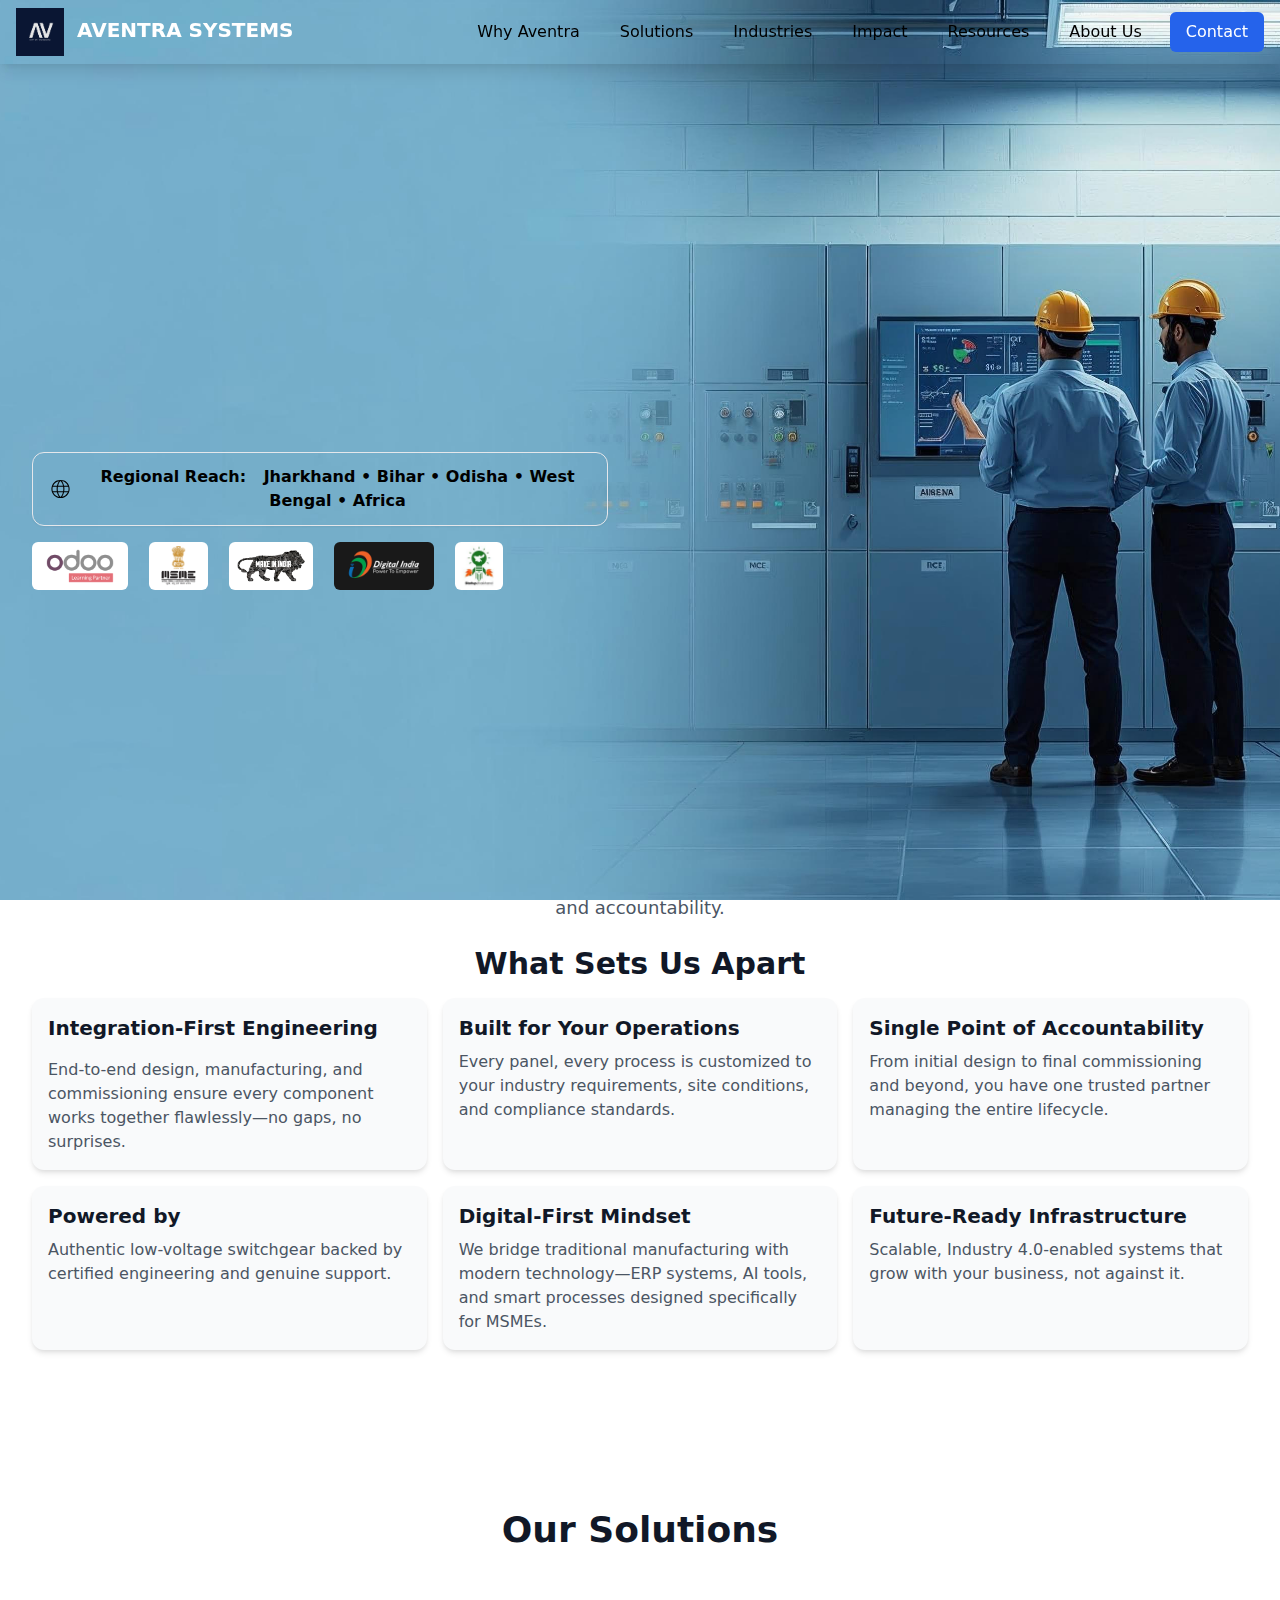
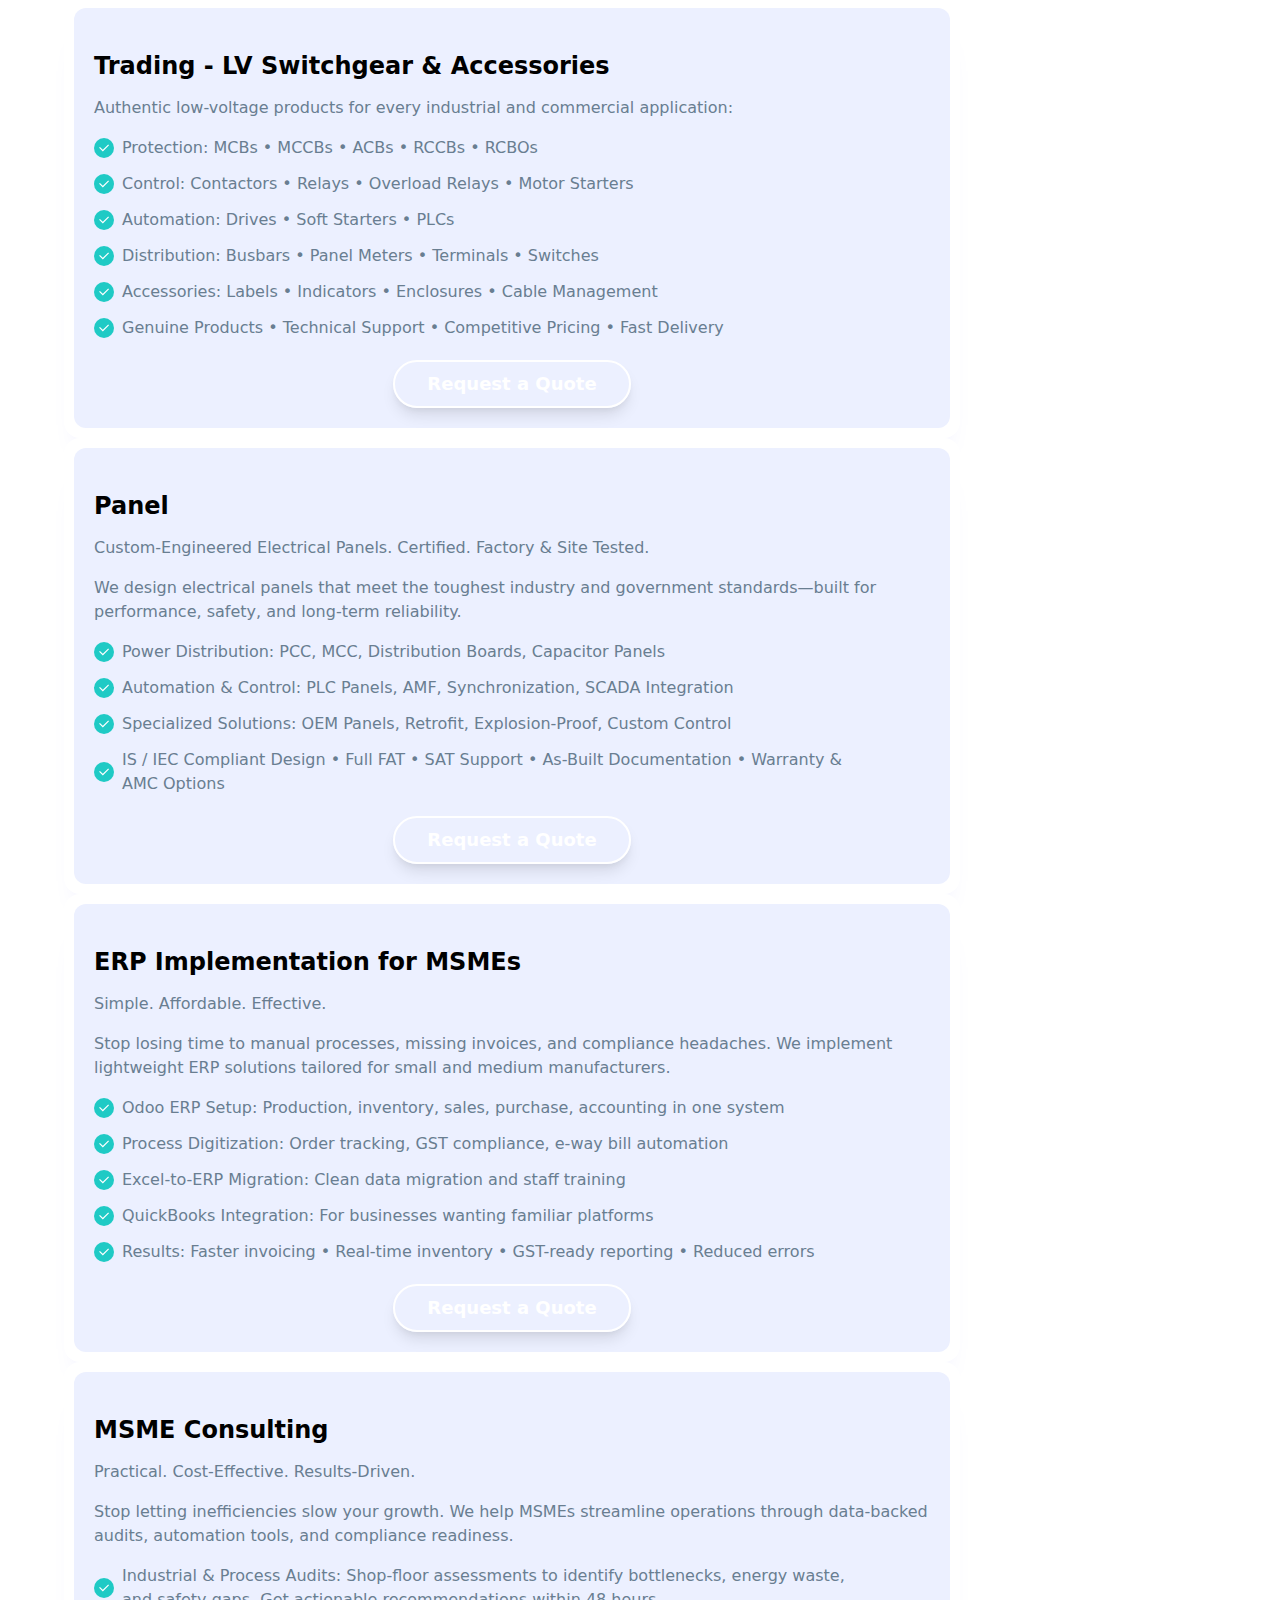
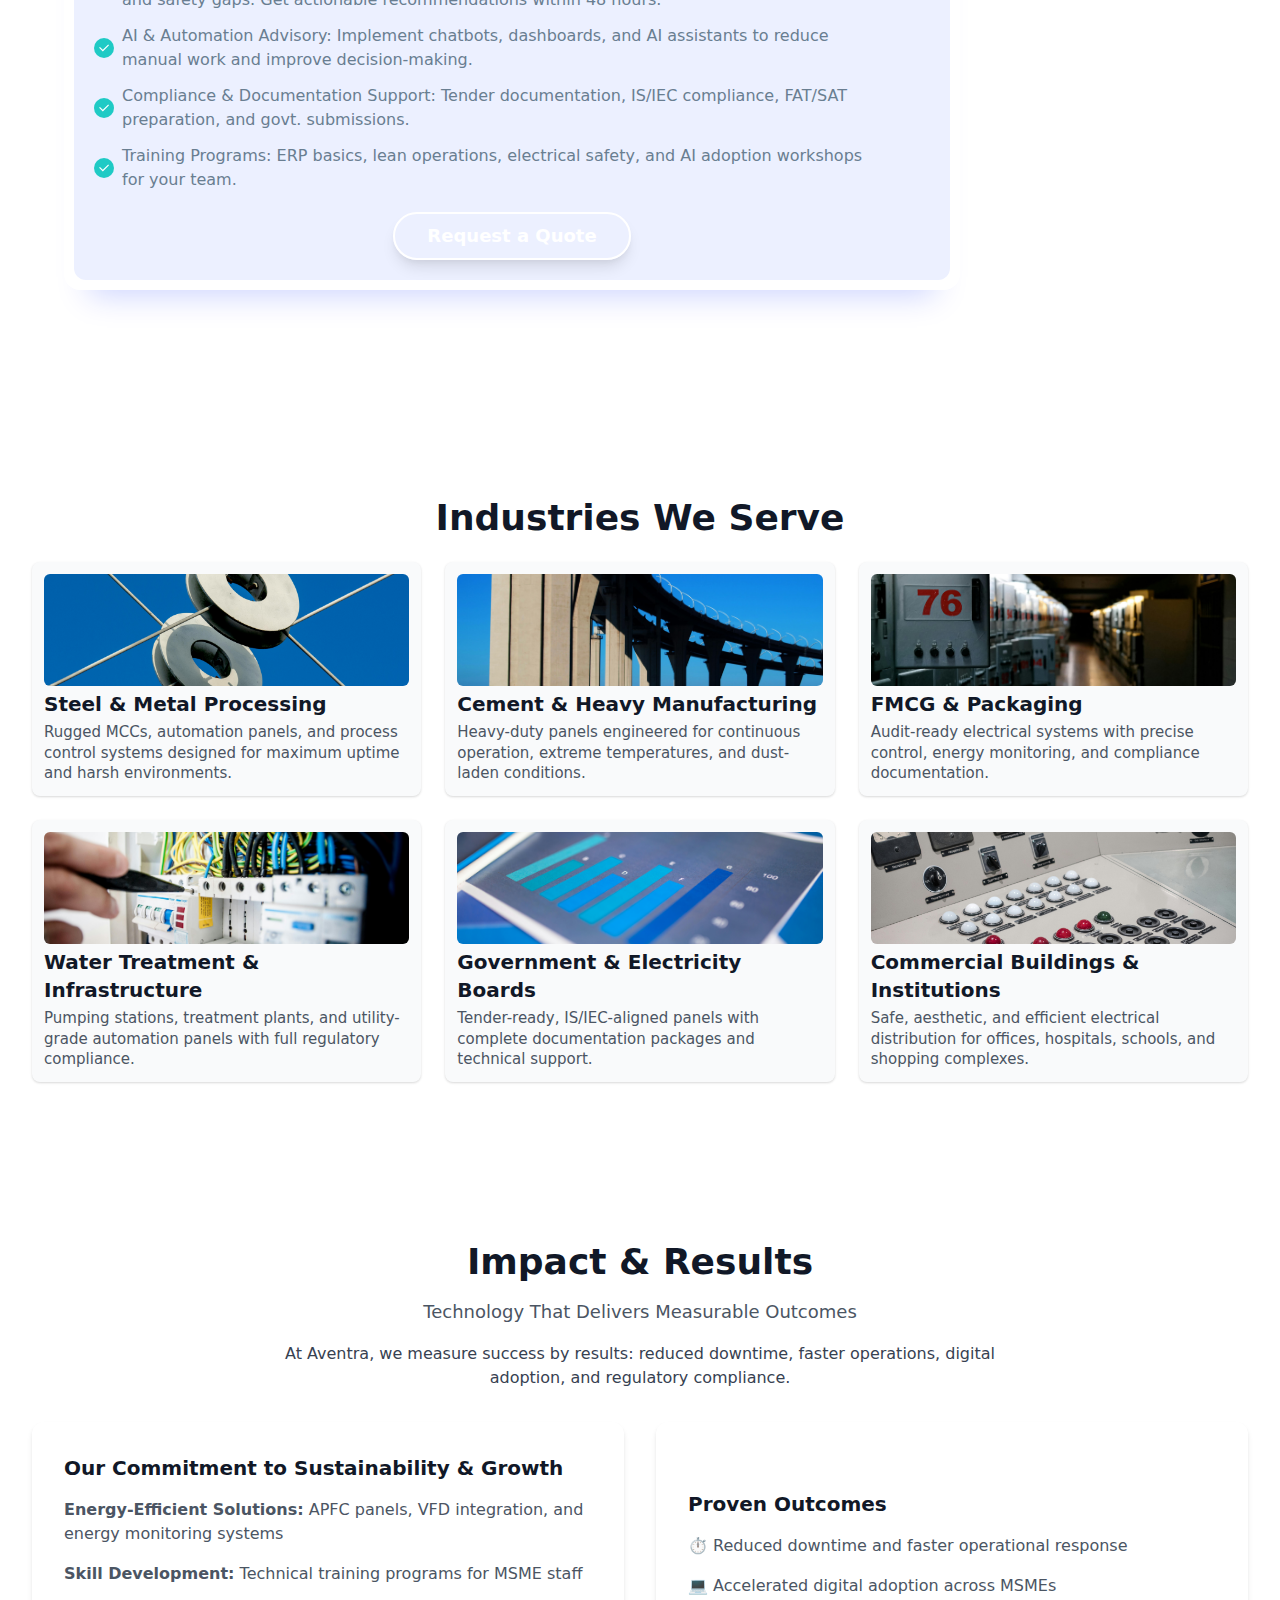
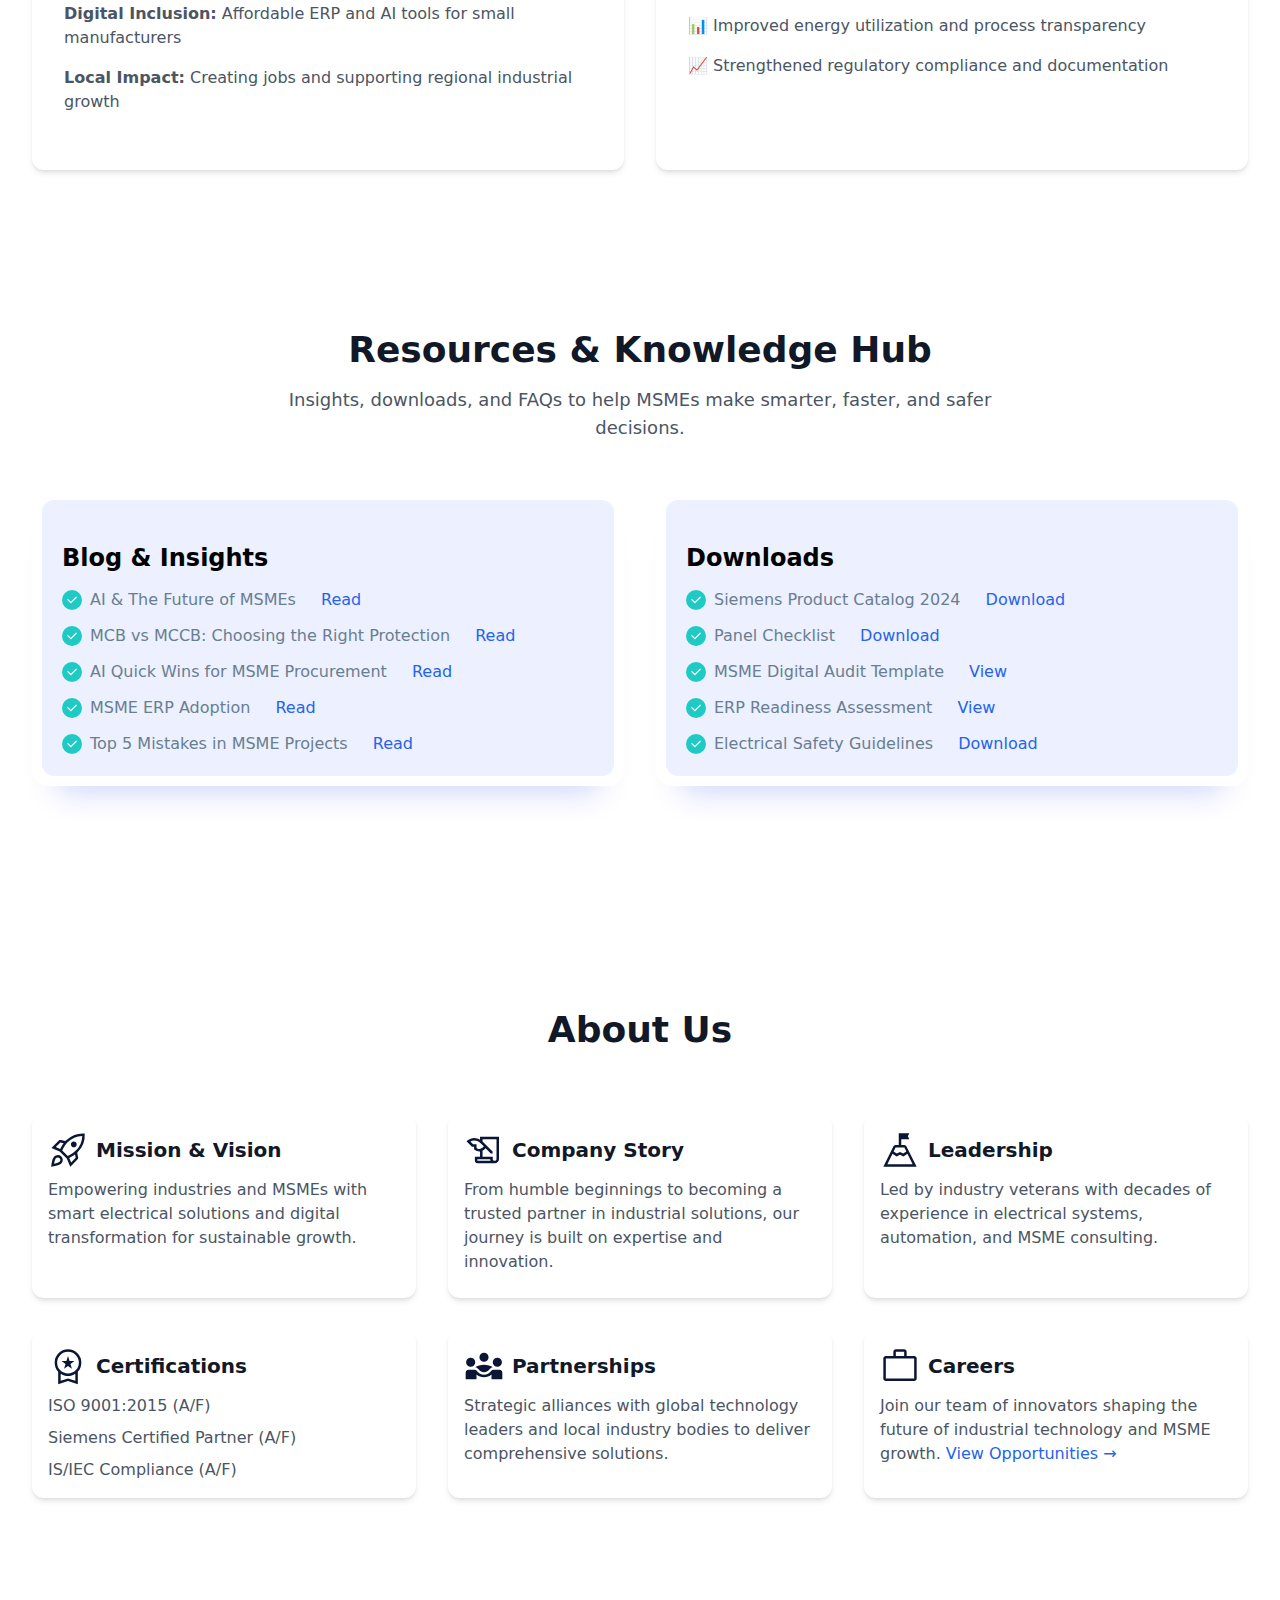
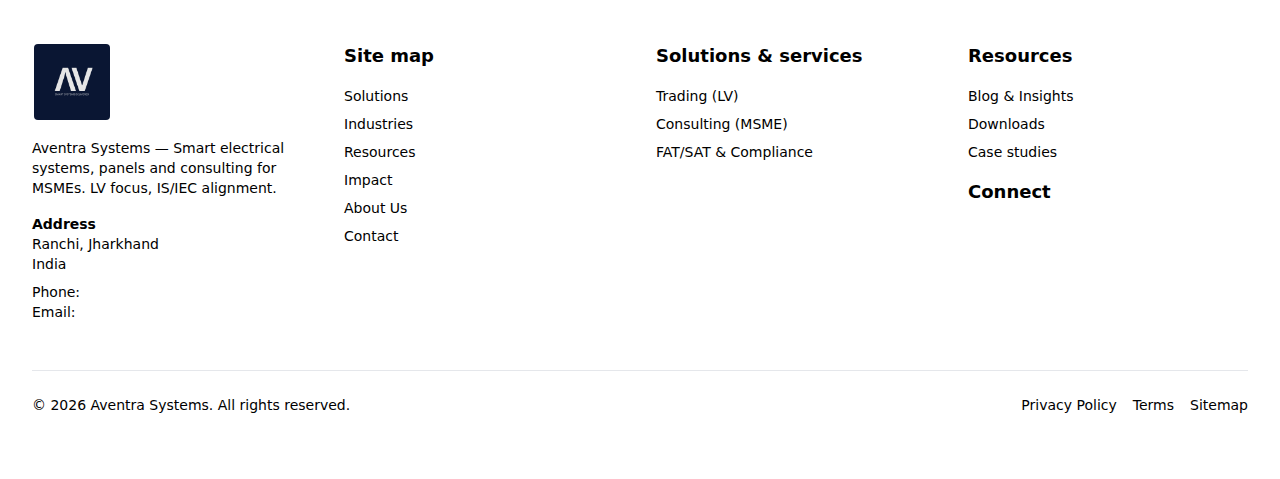
<file: index.html>
<!DOCTYPE html>
<html lang="en">

<head>
    <meta charset="UTF-8">
    <meta name="viewport" content="width=device-width, initial-scale=1.0">
    <meta name="description"
        content="Aventra Systems - Smart electrical systems, panels, and switchgear solutions with LV focus, engineering expertise, and MSME consulting.">
    <title>Aventra Systems - Smart Systems Delivered</title>
    <link rel="stylesheet" href="css/tailwind.min.css" defer>
    <!-- Favicon -->
    <link rel="apple-touch-icon" sizes="180x180" href="/assets/favicons/apple-touch-icon.png">
    <link rel="icon" type="image/png" sizes="32x32" href="/assets/favicons/favicon-32x32.png">
    <link rel="icon" type="image/png" sizes="16x16" href="/assets/favicons/favicon-16x16.png">
    <link rel="manifest" href="/assets/favicons/site.webmanifest">
    <link rel="stylesheet" href="/css/style.css">
</head>

<body class="font-sans">
    <!-- Navigation -->
    <nav class="header shadow-lg fixed w-full z-50">
        <div class=" max-w-7xl mx-auto px-4">
            <div class="flex justify-between items-center h-16">
                <div class="flex-shrink-0">
                    <img src="assets/AV LOGO.png" alt="Aventra Systems logo"
                        class="h-12 w-12 object-contain inline-block mr-2">
                    <a href="/" style="color: white;" class="text-xl font-bold">AVENTRA SYSTEMS</a>
                </div>
                <!-- Desktop Menu -->
                <div class="hidden md:block">
                    <div class="ml-10 flex items-baseline space-x-4">
                        <a onclick="scrollToId('why-aventra')" class="hover:underline px-3 py-2 cursor-pointer">Why
                            Aventra</a>
                        <a onclick="scrollToId('solutions')"
                            class="hover:underline px-3 py-2 cursor-pointer">Solutions</a>
                        <a onclick="scrollToId('industries')"
                            class="hover:underline px-3 py-2 cursor-pointer">Industries</a>
                        <!-- <a href="#panel-manufacturing" class="hover:underline px-3 py-2">Panel Manufacturing</a> -->
                        <a onclick="scrollToId('impact')" class="hover:underline px-3 py-2 cursor-pointer">Impact</a>
                        <a onclick="scrollToId('resources')"
                            class="hover:underline px-3 py-2 cursor-pointer">Resources</a>
                        <a onclick="scrollToId('about')" class="hover:underline px-3 py-2 cursor-pointer">About Us</a>
                        <a href="#footer" class="bg-blue-600 text-white px-4 py-2 rounded-md">Contact</a>
                    </div>
                </div>
                <!-- Mobile menu button -->
                <div class="md:hidden">
                    <button id="mobile-menu-button"
                        class="inline-flex items-center justify-center p-2 rounded-md focus:outline-none focus:ring-2 focus:ring-inset focus:ring-blue-500">
                        <span class="sr-only">Open main menu</span>
                        <!-- Hamburger icon -->
                        <svg class="block h-6 w-6" xmlns="http://www.w3.org/2000/svg"
                            viewBox="0 0 640 640"><!--!Font Awesome Free v7.1.0 by @fontawesome - https://fontawesome.com License - https://fontawesome.com/license/free Copyright 2025 Fonticons, Inc.-->
                            <path fill="#ffffff"
                                d="M96 160C96 142.3 110.3 128 128 128L512 128C529.7 128 544 142.3 544 160C544 177.7 529.7 192 512 192L128 192C110.3 192 96 177.7 96 160zM96 320C96 302.3 110.3 288 128 288L512 288C529.7 288 544 302.3 544 320C544 337.7 529.7 352 512 352L128 352C110.3 352 96 337.7 96 320zM544 480C544 497.7 529.7 512 512 512L128 512C110.3 512 96 497.7 96 480C96 462.3 110.3 448 128 448L512 448C529.7 448 544 462.3 544 480z" />
                        </svg>
                    </button>
                </div>
            </div>
        </div>

        <!-- Mobile menu, show/hide based on menu state -->
        <div id="mobile-menu" class="hidden md:hidden">
            <div class="px-2 pt-2 pb-3 space-y-1 sm:px-3 bg-white">
                <a href="#why-aventra"
                    class="text-gray-700 hover:text-gray-900 block px-3 py-2 rounded-md text-base font-medium">Why
                    Aventra</a>
                <a href="#solutions"
                    class="text-gray-700 hover:text-gray-900 block px-3 py-2 rounded-md text-base font-medium">Solutions</a>
                <a href="#industries"
                    class="text-gray-700 hover:text-gray-900 block px-3 py-2 rounded-md text-base font-medium">Industries</a>
                <!-- <a href="#panel-manufacturing"
                    class="text-gray-700 hover:text-gray-900 block px-3 py-2 rounded-md text-base font-medium">Panel
                    Manufacturing</a> -->
                <a href="#impact"
                    class="text-gray-700 hover:text-gray-900 block px-3 py-2 rounded-md text-base font-medium">Impact</a>
                <a href="#resources"
                    class="text-gray-700 hover:text-gray-900 block px-3 py-2 rounded-md text-base font-medium">Resources
                </a>
                <a href="#about"
                    class="text-gray-700 hover:text-gray-900 block px-3 py-2 rounded-md text-base font-medium">About
                    Us</a>
                <a href="#footer"
                    class="bg-blue-600 text-white block px-3 py-2 rounded-md text-base font-medium">Contact</a>
            </div>
        </div>
    </nav>

    <!-- Hero Section -->
    <section class="pt-24 pb-20">
        <div class="img-wrap">
            <img src="assets/homepage-bg.jpg" alt="Landing page of aventra website"
                class="responsive-img absolute top-0 left-0 w-full h-full object-cover opacity-100 pointer-events-none">
        </div>

        <div class="max-w-7xl mx-auto px-4 sm:px-6 lg:px-8">
            <div class="text-left">
                <h1 style="color: var(--color-aventra);"
                    class="left-fade-in text-4xl tracking-tight font-extrabold text-gray-900 sm:text-5xl md:text-6xl">
                    Smart Systems Delivered
                </h1>
                <p
                    class="left-fade-in mt-3 text-white max-w-md mx-0 text-base sm:text-lg md:mt-5 md:text-xl md:max-w-3xl">
                    From switchgear and precision-engineered panels to ERP and AI consulting for MSMEs—Aventra
                    Systems delivers technology that works. Simple, scalable, and built to last.
                </p>
                <div class="mt-5 w-full md:max-w-3xl sm:flex sm:justify-start md:mt-8 left-fade-in">
                    <div class="rounded-md shadow">
                        <a onclick="openRequestQuoteForm()"
                            class="aventra-button-bg w-full flex items-center justify-center text-center px-8 py-3 border border-transparent text-base font-medium rounded-md text-white md:py-4 md:text-lg md:px-10">
                            Request a Quote
                        </a>
                    </div>
                    <div class="aventra-text mt-3 rounded-md shadow sm:mt-0 sm:ml-3">
                        <a href="https://aventrasystems.odoo.com/book/book-your-30-min-consultation-with-aventra-systems" target="_blank"
                            rel="noopener noreferrer"
                            class="w-full flex items-center justify-center text-center px-8 py-3 border border-transparent text-base font-medium rounded-md bg-white hover:bg-gray-50 hover:shadow-md md:py-4 md:text-lg md:px-10">
                            Book Free 30-Minute Consultation
                        </a>
                    </div>
                    <div class="aventra-text mt-3 rounded-md shadow sm:mt-0 sm:ml-3">
                        <a href="./digital-audit/digital-audit.html" target="_blank" rel="noopener noreferrer"
                            class="w-full flex items-center justify-center text-center px-8 py-3 border border-transparent text-base font-medium rounded-md bg-white hover:bg-gray-50 hover:shadow-md md:py-4 md:text-lg md:px-10">
                            Measure Your Digital Maturity
                        </a>
                    </div>
                </div>

                <!-- Trust Badges -->
                <div class="flex flex-wrap gap-5 justify-start mt-5 left-fade-in">
                    <div class="landing-chips text-sm flex items-center justify-center text-center 
                            backdrop-blur-xl bg-gray-200/20 border border-white/20 
                            rounded-lg shadow-sm p-2
                            ">
                        <p class="font-semibold">Authorized LV Dealer</p>
                    </div>
                    <div class="landing-chips text-sm flex items-center justify-center text-center 
                            backdrop-blur-xl bg-gray-200/20 border border-white/20 
                            rounded-lg shadow-sm p-2
                            ">
                        <p class="font-semibold">Panel</p>
                    </div>
                    <div class="landing-chips text-sm flex items-center justify-center text-center 
                            backdrop-blur-xl bg-gray-200/20 border border-white/20 
                            rounded-lg shadow-sm p-2
                            ">
                        <p class="font-semibold">Odoo ERP</p>
                    </div>
                    <div class="landing-chips text-sm flex items-center justify-center text-center 
                            backdrop-blur-xl bg-gray-200/20 border border-white/20 
                            rounded-lg shadow-sm p-2
                            ">
                        <p class="font-semibold">MSME Consultation</p>
                    </div>
                </div>
                <div class="relative group mt-3 left-fade-in max-w-xl ml-0 mr-auto">
                    <div class="flex items-center justify-center text-center
  bg-white/30 border border-white/40 rounded-xl shadow-sm px-4 py-3
  backdrop-blur-md transition-all duration-300
  hover:scale-[1.02] hover:shadow-md hover:border-gray-300/60">
                        <svg class="w-7 h-7 mr-3" xmlns="http://www.w3.org/2000/svg" height="48px"
                            viewBox="0 -960 960 960" width="48px" fill="#000000">
                            <path
                                d="M480-100q-79.38 0-148.73-29.96t-120.85-81.27q-51.5-51.31-80.96-120.96Q100-401.85 100-481.62q0-79.38 29.46-148.42 29.46-69.04 80.96-120.34 51.5-51.31 120.85-80.46Q400.62-860 480-860t148.73 29.16q69.35 29.15 120.85 80.46 51.5 51.3 80.96 120.34Q860-561 860-481.62q0 79.77-29.46 149.43-29.46 69.65-80.96 120.96-51.5 51.31-120.85 81.27Q559.38-100 480-100Zm0-43.39q37.31-40.23 61.38-87.3 24.08-47.08 39.47-110.31H379.77q15.15 62.31 39.23 110.11 24.08 47.81 61 87.5Zm-63.46-8.15q-28.08-36.46-49.73-84.88-21.66-48.43-34.04-104.58H173.54q38.38 77.54 96.46 122.46 58.08 44.93 146.54 67Zm127.92-.61q78.54-17.62 142-66.7 63.46-49.07 100-122.15H627.85q-14.93 56.31-36.08 104.35-21.16 48.03-47.31 84.5ZM158.92-386.38h165.54q-3.77-27.39-4.84-50.43-1.08-23.04-1.08-44.81 0-24.23 1.38-45.84 1.39-21.62 5.16-46.77H158.92q-7.38 23.23-10.46 44.92-3.07 21.69-3.07 47.69 0 26.39 3.07 49 3.08 22.62 10.46 46.24Zm212.16 0h218.46q4.38-30.23 5.77-51.47 1.38-21.23 1.38-43.77 0-21.53-1.38-41.96-1.39-20.42-5.77-50.65H371.08q-4.39 30.23-5.77 50.65-1.39 20.43-1.39 41.96 0 22.54 1.39 43.77 1.38 21.24 5.77 51.47Zm263.84 0h166.16q7.38-23.62 10.46-46.24 3.07-22.61 3.07-49 0-26-3.07-47.69-3.08-21.69-10.46-44.92H635.92q3.39 33.08 4.77 53.88 1.39 20.81 1.39 38.73 0 22.39-1.7 44-1.69 21.62-5.46 51.24Zm-7.69-233.23h159.23q-35.31-76.7-97.81-125.2t-145.19-64.04q28.08 37.77 49.04 84.81t34.73 104.43Zm-247.46 0h202.08q-13.31-56.47-39.5-106.54-26.2-50.08-62.35-89.23-33.92 31.23-57.27 77.15t-42.96 118.62Zm-206.23 0h159.85q12.53-55.54 33-102.08 20.46-46.54 49.15-86.54-82.69 15.92-144.08 63.61-61.38 47.7-97.92 125.01Z" />
                        </svg>
                        <p class="font-semibold text-black text-sm md:text-base">
                            <span class="mr-3">Regional Reach:</span> Jharkhand • Bihar • Odisha • West Bengal • Africa
                        </p>
                    </div>
                </div>

                <div class="partner-logos left-fade-in" style="position:relative">
                    <!-- <img src="assets/partners/siemens.png" alt="Siemens Logo"
                        class="h-12 w-auto inline-block mr-4 mt-4 bg-white p-1 rounded-md"> -->
                    <img src="assets/partners/odoo_learning_partner_rgb.png" alt="Odoo Logo"
                        class="h-12 w-auto inline-block mr-4 mt-4 bg-white rounded-md">
                    <img src="assets/partners/msme-logo.png" alt="MSME Logo"
                        class="h-12 w-auto inline-block mr-4 mt-4 bg-white p-1 rounded-md">
                    <img src="assets/partners/make-in-india.png" alt="Make in India Logo"
                        class="h-12 w-auto inline-block mr-4 mt-4 bg-white p-2 rounded-md">
                    <img src="assets/partners/Digital-india-White.jpg" alt="Digital India Logo"
                        class="h-12 w-auto inline-block mr-4 mt-4 bg-white rounded-md">
                    <img src="assets/partners/jharkhand-startup.jpg" alt="Jharkhand Startup Logo"
                        class="h-12 w-auto inline-block mr-4 mt-4 bg-white rounded-md">
                </div>
            </div>
        </div>
    </section>

    <!-- Why Aventra Section -->
    <section class="py-20 bg-white" id="why-aventra">
        <div class="max-w-7xl mx-auto px-4 sm:px-6 lg:px-8">
            <div class="text-center">
                <h2 class="left-fade-in text-3xl font-extrabold text-gray-900 sm:text-4xl">
                    Why Aventra
                </h2>
                <h3 class="left-fade-in mt-2 text-lg text-gray-600 max-w-2xl mx-auto">
                    One Partner. Total Integration.
                </h3>
                <p class="left-fade-in mt-3 text-lg text-gray-600 max-w-6xl mx-auto">
                    At Aventra Systems, we don't just supply equipment—we engineer complete solutions. Whether you need
                    genuine switchgear, custom-built electrical panels, or digital systems to modernize your
                    operations, we bring everything together with precision and accountability.
                </p>
                <!-- Subheading: What Sets Us Apart (centered) -->
                <h3 class="left-fade-in mt-6 text-2xl sm:text-3xl font-bold text-gray-900 max-w-2xl mx-auto">
                    What Sets Us Apart
                </h3>
            </div>
            <div class="mt-4 grid grid-cols-1 gap-4 md:grid-cols-3">

                <!-- Integration -->
                <div class="card  bg-gray-50 rounded-xl p-4 shadow-md hover:shadow-lg">
                    <h3 class="text-xl font-semibold text-gray-900 mb-4">Integration-First Engineering</h3>
                    <p class="text-gray-600">
                        End-to-end design, manufacturing, and commissioning ensure every component works together
                        flawlessly—no gaps, no surprises.
                    </p>
                </div>
                <!-- Digital Mindset -->
                <div class="card  bg-gray-50 rounded-xl p-4 shadow-md hover:shadow-lg">
                    <h3 class="text-xl font-semibold text-gray-900 mb-2">Built for Your Operations</h3>
                    <p class="text-gray-600">
                        Every panel, every process is customized to your industry requirements, site conditions, and
                        compliance standards.
                    </p>
                </div>
                <!-- Future-Ready -->
                <div class="card  bg-gray-50 rounded-xl p-4 shadow-md hover:shadow-lg">
                    <h3 class="text-xl font-semibold text-gray-900 mb-2">Single Point of Accountability</h3>
                    <p class="text-gray-600">
                        From initial design to final commissioning and beyond, you have one trusted partner managing the
                        entire lifecycle.
                    </p>
                </div>
                <!-- Single Point of Accountability -->
                <div class="card  bg-gray-50 rounded-xl p-4 shadow-md hover:shadow-lg">
                    <h3 class="text-xl font-semibold text-gray-900 mb-2">Powered by</h3>
                    <p class="text-gray-600">
                        Authentic low-voltage switchgear backed by certified engineering and genuine support.
                    </p>
                </div>
                <!-- Future-Ready -->
                <div class="card  bg-gray-50 rounded-xl p-4 shadow-md hover:shadow-lg">
                    <h3 class="text-xl font-semibold text-gray-900 mb-2">Digital-First Mindset</h3>
                    <p class="text-gray-600">
                        We bridge traditional manufacturing with modern technology—ERP systems, AI tools, and smart
                        processes designed specifically for MSMEs.
                    </p>
                </div>
                <!-- Future-Ready -->
                <div class="card  bg-gray-50 rounded-xl p-4 shadow-md hover:shadow-lg">
                    <h3 class="text-xl font-semibold text-gray-900 mb-2">Future-Ready Infrastructure </h3>
                    <p class="text-gray-600">
                        Scalable, Industry 4.0-enabled systems that grow with your business, not against it.
                    </p>
                </div>
            </div>
        </div>
    </section>

    <!-- Solutions Section -->
    <section id="solutions" class="py-20 bg-gray-50"
        style="background-color: var(--color-aventra-light-blue);border-radius: 2em 0 0 2em;">
        <div class="max-w-7xl mx-auto px-4 sm:px-6 lg:px-8">
            <div class="text-center">
                <h2 class="left-fade-in text-3xl font-extrabold text-gray-900 sm:text-4xl">
                    Our Solutions
                </h2>
            </div>
            <div class="min-h-screen py-12 px-4 sm:px-6 lg:px-8">
                <div class="max-w-6xl mx-auto space-y-8">


                    <div class="card-plan-container">
                        <div class="plan plan-sol">
                            <div class="inner inner-lv">
                                <p class="title">Trading - LV Switchgear & Accessories</p>
                                <p class="info">Authentic low-voltage products for every industrial and
                                    commercial
                                    application:</p>
                                <ul class="features">
                                    <li>
                                        <span class="icon">
                                            <svg height="24" width="24" viewBox="0 0 24 24"
                                                xmlns="http://www.w3.org/2000/svg">
                                                <path d="M0 0h24v24H0z" fill="none"></path>
                                                <path fill="currentColor"
                                                    d="M10 15.172l9.192-9.193 1.415 1.414L10 18l-6.364-6.364 1.414-1.414z">
                                                </path>
                                            </svg>
                                        </span>
                                        <span><span class="plansol-strong">Protection:</span> MCBs • MCCBs • ACBs • RCCBs • RCBOs</span>
                                    </li>
                                    <li>
                                        <span class="icon">
                                            <svg height="24" width="24" viewBox="0 0 24 24"
                                                xmlns="http://www.w3.org/2000/svg">
                                                <path d="M0 0h24v24H0z" fill="none"></path>
                                                <path fill="currentColor"
                                                    d="M10 15.172l9.192-9.193 1.415 1.414L10 18l-6.364-6.364 1.414-1.414z">
                                                </path>
                                            </svg>
                                        </span>
                                        <span><span class="plansol-strong">Control:</span> Contactors • Relays • Overload Relays • Motor
                                            Starters</span>
                                    </li>
                                    <li>
                                        <span class="icon">
                                            <svg height="24" width="24" viewBox="0 0 24 24"
                                                xmlns="http://www.w3.org/2000/svg">
                                                <path d="M0 0h24v24H0z" fill="none"></path>
                                                <path fill="currentColor"
                                                    d="M10 15.172l9.192-9.193 1.415 1.414L10 18l-6.364-6.364 1.414-1.414z">
                                                </path>
                                            </svg>
                                        </span>
                                        <span><span class="plansol-strong">Automation:</span> Drives • Soft Starters • PLCs</span>
                                    </li>
                                    <li>
                                        <span class="icon">
                                            <svg height="24" width="24" viewBox="0 0 24 24"
                                                xmlns="http://www.w3.org/2000/svg">
                                                <path d="M0 0h24v24H0z" fill="none"></path>
                                                <path fill="currentColor"
                                                    d="M10 15.172l9.192-9.193 1.415 1.414L10 18l-6.364-6.364 1.414-1.414z">
                                                </path>
                                            </svg>
                                        </span>
                                        <span><span class="plansol-strong">Distribution:</span> Busbars • Panel Meters • Terminals •
                                            Switches</span>
                                    </li>
                                    <li>
                                        <span class="icon">
                                            <svg height="24" width="24" viewBox="0 0 24 24"
                                                xmlns="http://www.w3.org/2000/svg">
                                                <path d="M0 0h24v24H0z" fill="none"></path>
                                                <path fill="currentColor"
                                                    d="M10 15.172l9.192-9.193 1.415 1.414L10 18l-6.364-6.364 1.414-1.414z">
                                                </path>
                                            </svg>
                                        </span>
                                        <span><span class="plansol-strong">Accessories:</span> Labels • Indicators • Enclosures • Cable
                                            Management</span>
                                    </li>
                                    <li>
                                        <span class="icon">
                                            <svg height="24" width="24" viewBox="0 0 24 24"
                                                xmlns="http://www.w3.org/2000/svg">
                                                <path d="M0 0h24v24H0z" fill="none"></path>
                                                <path fill="currentColor"
                                                    d="M10 15.172l9.192-9.193 1.415 1.414L10 18l-6.364-6.364 1.414-1.414z">
                                                </path>
                                            </svg>
                                        </span>
                                        <span>Genuine Products • Technical Support • Competitive Pricing • Fast
                                            Delivery</span>
                                    </li>
                                </ul>
                                <div class="flex justify-center">
                                    <button onclick="openRequestQuoteForm()"
                                    aria-label="Request a Quote"
                                    class="px-8 py-2 text-white font-bold text-lg rounded-full shadow-lg transition-transform transform bg-transparent border-2 border-white hover:scale-105 hover:border-green-600 hover:shadow-green-500 hover:shadow-xl active:scale-100"
                                    id="startButton"
                                    >
                                    Request a Quote
                                    </button>
                                </div>
                            </div>
                        </div>

                        <div class="plan plan-sol">
                            <div class="inner inner-panel">
                                <p class="title">Panel</p>
                                <p class="info">Custom-Engineered Electrical Panels. Certified. Factory & Site Tested.
                                </p>
                                <p class="info">We design electrical panels that meet the toughest
                                    industry
                                    and government standards—built for performance, safety, and long-term reliability.
                                </p>
                                <ul class="features">
                                    <li>
                                        <span class="icon">
                                            <svg height="24" width="24" viewBox="0 0 24 24"
                                                xmlns="http://www.w3.org/2000/svg">
                                                <path d="M0 0h24v24H0z" fill="none"></path>
                                                <path fill="currentColor"
                                                    d="M10 15.172l9.192-9.193 1.415 1.414L10 18l-6.364-6.364 1.414-1.414z">
                                                </path>
                                            </svg>
                                        </span>
                                        <span><span class="plansol-strong">Power Distribution:</span> PCC, MCC, Distribution Boards,
                                            Capacitor
                                            Panels</span>
                                    </li>
                                    <li>
                                        <span class="icon">
                                            <svg height="24" width="24" viewBox="0 0 24 24"
                                                xmlns="http://www.w3.org/2000/svg">
                                                <path d="M0 0h24v24H0z" fill="none"></path>
                                                <path fill="currentColor"
                                                    d="M10 15.172l9.192-9.193 1.415 1.414L10 18l-6.364-6.364 1.414-1.414z">
                                                </path>
                                            </svg>
                                        </span>
                                        <span><span class="plansol-strong">Automation & Control:</span> PLC Panels, AMF, Synchronization,
                                            SCADA
                                            Integration</span>
                                    </li>
                                    <li>
                                        <span class="icon">
                                            <svg height="24" width="24" viewBox="0 0 24 24"
                                                xmlns="http://www.w3.org/2000/svg">
                                                <path d="M0 0h24v24H0z" fill="none"></path>
                                                <path fill="currentColor"
                                                    d="M10 15.172l9.192-9.193 1.415 1.414L10 18l-6.364-6.364 1.414-1.414z">
                                                </path>
                                            </svg>
                                        </span>
                                        <span><span class="plansol-strong">Specialized Solutions:</span> OEM Panels, Retrofit,
                                            Explosion-Proof,
                                            Custom
                                            Control</span>
                                    </li>
                                    <li>
                                        <span class="icon">
                                            <svg height="24" width="24" viewBox="0 0 24 24"
                                                xmlns="http://www.w3.org/2000/svg">
                                                <path d="M0 0h24v24H0z" fill="none"></path>
                                                <path fill="currentColor"
                                                    d="M10 15.172l9.192-9.193 1.415 1.414L10 18l-6.364-6.364 1.414-1.414z">
                                                </path>
                                            </svg>
                                        </span>
                                        <span>IS / IEC Compliant Design • Full FAT • SAT Support • As-Built
                                            Documentation • Warranty & AMC Options</span>
                                    </li>
                                </ul>
                                <div class="flex justify-center">
                                    <button onclick="openRequestQuoteForm()"
                                    aria-label="Request a Quote"
                                    class="px-8 py-2 text-white font-bold text-lg rounded-full shadow-lg transition-transform transform bg-transparent border-2 border-white hover:scale-105 hover:border-green-600 hover:shadow-green-500 hover:shadow-xl active:scale-100"
                                    id="startButton"
                                    >
                                    Request a Quote
                                    </button>
                                </div>
                            </div>
                        </div>

                        <div class="plan plan-sol">
                            <div class="inner inner-erp">
                                <p class="title">ERP Implementation for MSMEs</p>
                                <p class="info">Simple. Affordable. Effective.</p>
                                <p class="info">Stop losing time to manual processes, missing invoices, and compliance
                                    headaches. We implement lightweight ERP solutions tailored for small and medium
                                    manufacturers.</p>
                                <ul class="features">
                                    <li>
                                        <span class="icon">
                                            <svg height="24" width="24" viewBox="0 0 24 24"
                                                xmlns="http://www.w3.org/2000/svg">
                                                <path d="M0 0h24v24H0z" fill="none"></path>
                                                <path fill="currentColor"
                                                    d="M10 15.172l9.192-9.193 1.415 1.414L10 18l-6.364-6.364 1.414-1.414z">
                                                </path>
                                            </svg>
                                        </span>
                                        <span><span class="plansol-strong">Odoo ERP Setup:</span> Production, inventory, sales, purchase,
                                            accounting in one
                                            system</span>
                                    </li>
                                    <li>
                                        <span class="icon">
                                            <svg height="24" width="24" viewBox="0 0 24 24"
                                                xmlns="http://www.w3.org/2000/svg">
                                                <path d="M0 0h24v24H0z" fill="none"></path>
                                                <path fill="currentColor"
                                                    d="M10 15.172l9.192-9.193 1.415 1.414L10 18l-6.364-6.364 1.414-1.414z">
                                                </path>
                                            </svg>
                                        </span>
                                        <span><span class="plansol-strong">Process Digitization:</span> Order tracking, GST compliance,
                                            e-way
                                            bill
                                            automation</span>
                                    </li>
                                    <li>
                                        <span class="icon">
                                            <svg height="24" width="24" viewBox="0 0 24 24"
                                                xmlns="http://www.w3.org/2000/svg">
                                                <path d="M0 0h24v24H0z" fill="none"></path>
                                                <path fill="currentColor"
                                                    d="M10 15.172l9.192-9.193 1.415 1.414L10 18l-6.364-6.364 1.414-1.414z">
                                                </path>
                                            </svg>
                                        </span>
                                        <span><span class="plansol-strong">Excel-to-ERP Migration:</span> Clean data migration and staff
                                            training</span>
                                    </li>
                                    <li>
                                        <span class="icon">
                                            <svg height="24" width="24" viewBox="0 0 24 24"
                                                xmlns="http://www.w3.org/2000/svg">
                                                <path d="M0 0h24v24H0z" fill="none"></path>
                                                <path fill="currentColor"
                                                    d="M10 15.172l9.192-9.193 1.415 1.414L10 18l-6.364-6.364 1.414-1.414z">
                                                </path>
                                            </svg>
                                        </span>
                                        <span><span class="plansol-strong">QuickBooks Integration:</span> For businesses wanting familiar
                                            platforms</span>
                                    </li>
                                    <li>
                                        <span class="icon">
                                            <svg height="24" width="24" viewBox="0 0 24 24"
                                                xmlns="http://www.w3.org/2000/svg">
                                                <path d="M0 0h24v24H0z" fill="none"></path>
                                                <path fill="currentColor"
                                                    d="M10 15.172l9.192-9.193 1.415 1.414L10 18l-6.364-6.364 1.414-1.414z">
                                                </path>
                                            </svg>
                                        </span>
                                        <span><span class="plansol-strong">Results:</span> Faster invoicing • Real-time inventory •
                                            GST-ready
                                            reporting •
                                            Reduced errors</span>
                                    </li>
                                </ul>
                                <div class="flex justify-center">
                                    <button onclick="openRequestQuoteForm()"
                                    aria-label="Request a Quote"
                                    class="px-8 py-2 text-white font-bold text-lg rounded-full shadow-lg transition-transform transform bg-transparent border-2 border-white hover:scale-105 hover:border-green-600 hover:shadow-green-500 hover:shadow-xl active:scale-100"
                                    id="startButton"
                                    >
                                    Request a Quote
                                    </button>
                                </div>
                            </div>
                        </div>

                        <div class="plan plan-sol">
                            <div class="inner inner-msme">
                                <p class="title">MSME Consulting</p>
                                <p class="info">Practical. Cost-Effective. Results-Driven.</p>
                                <p class="info">Stop letting inefficiencies slow your growth. We help MSMEs streamline
                                    operations through data-backed audits, automation tools, and compliance readiness.</p>
                                <ul class="features">
                                    <li>
                                        <span class="icon">
                                            <svg height="24" width="24" viewBox="0 0 24 24"
                                                xmlns="http://www.w3.org/2000/svg">
                                                <path d="M0 0h24v24H0z" fill="none"></path>
                                                <path fill="currentColor"
                                                    d="M10 15.172l9.192-9.193 1.415 1.414L10 18l-6.364-6.364 1.414-1.414z">
                                                </path>
                                            </svg>
                                        </span>
                                        <span><span class="plansol-strong">Industrial & Process Audits:</span> Shop-floor assessments to identify
                                            bottlenecks,
                                            energy waste, and safety gaps. Get actionable recommendations within 48
                                            hours.</span>
                                    </li>
                                    <li>
                                        <span class="icon">
                                            <svg height="24" width="24" viewBox="0 0 24 24"
                                                xmlns="http://www.w3.org/2000/svg">
                                                <path d="M0 0h24v24H0z" fill="none"></path>
                                                <path fill="currentColor"
                                                    d="M10 15.172l9.192-9.193 1.415 1.414L10 18l-6.364-6.364 1.414-1.414z">
                                                </path>
                                            </svg>
                                        </span>
                                        <span><span class="plansol-strong">AI & Automation Advisory:</span> Implement chatbots, dashboards,
                                            and
                                            AI assistants to
                                            reduce manual work and improve decision-making.</span>
                                    </li>
                                    <li>
                                        <span class="icon">
                                            <svg height="24" width="24" viewBox="0 0 24 24"
                                                xmlns="http://www.w3.org/2000/svg">
                                                <path d="M0 0h24v24H0z" fill="none"></path>
                                                <path fill="currentColor"
                                                    d="M10 15.172l9.192-9.193 1.415 1.414L10 18l-6.364-6.364 1.414-1.414z">
                                                </path>
                                            </svg>
                                        </span>
                                        <span><span class="plansol-strong">Compliance & Documentation Support:</span> Tender documentation,
                                            IS/IEC compliance,
                                            FAT/SAT preparation, and govt. submissions.</span>
                                    </li>
                                    <li>
                                        <span class="icon">
                                            <svg height="24" width="24" viewBox="0 0 24 24"
                                                xmlns="http://www.w3.org/2000/svg">
                                                <path d="M0 0h24v24H0z" fill="none"></path>
                                                <path fill="currentColor"
                                                    d="M10 15.172l9.192-9.193 1.415 1.414L10 18l-6.364-6.364 1.414-1.414z">
                                                </path>
                                            </svg>
                                        </span>
                                        <span><span class="plansol-strong">Training Programs:</span> ERP basics, lean operations,
                                            electrical
                                            safety, and AI
                                            adoption workshops for your team.</span>
                                    </li>
                                </ul>
                                <div class="flex justify-center">
                                    <button onclick="openRequestQuoteForm()"
                                    aria-label="Request a Quote"
                                    class="px-8 py-2 text-white font-bold text-lg rounded-full shadow-lg transition-transform transform bg-transparent border-2 border-white hover:scale-105 hover:border-green-600 hover:shadow-green-500 hover:shadow-xl active:scale-100"
                                    id="startButton"
                                    >
                                    Request a Quote
                                    </button>
                                </div>
                            </div>
                        </div>
                    </div>
                </div>
            </div>

        </div>
    </section>

    <!-- Industries Section -->
    <section id="industries" class="py-20 bg-white">
        <div class="max-w-7xl mx-auto px-4 sm:px-6 lg:px-8">
            <div class="text-center">
                <h2 class="left-fade-in text-3xl font-extrabold text-gray-900 sm:text-4xl">
                    Industries We Serve
                </h2>
            </div>
            <div class="mt-6 grid grid-cols-1 gap-6 md:grid-cols-2 lg:grid-cols-3">
                <div class="card bg-gray-50 rounded-lg p-3 shadow hover:shadow-md">
                    <img src="assets/industries/steel.jpg" alt="Steel industry"
                        class="w-full h-28 object-cover rounded-md mb-1">
                    <h3 class="text-xl font-semibold text-gray-900 mb-1">Steel & Metal Processing</h3>
                    <p class="text-gray-600 text-base leading-snug industry-description">
                        Rugged MCCs, automation panels, and process control systems designed for maximum uptime and
                        harsh environments.
                    </p>
                </div>

                <div class="card bg-gray-50 rounded-lg p-3 shadow hover:shadow-md">
                    <img src="assets/industries/cement.jpg" alt="Cement industry"
                        class="w-full h-28 object-cover rounded-md mb-1">
                    <h3 class="text-xl font-semibold text-gray-900 mb-1">Cement & Heavy Manufacturing</h3>
                    <p class="text-gray-600 text-base leading-snug industry-description">
                        Heavy-duty panels engineered for continuous operation, extreme temperatures, and dust-laden
                        conditions.
                    </p>
                </div>

                <div class="card bg-gray-50 rounded-lg p-3 shadow hover:shadow-md">
                    <img src="assets/industries/fmcg.jpg" alt="FMCG industry"
                        class="w-full h-28 object-cover rounded-md mb-1">
                    <h3 class="text-xl font-semibold text-gray-900 mb-1">FMCG & Packaging</h3>
                    <p class="text-gray-600 text-base leading-snug industry-description">
                        Audit-ready electrical systems with precise control, energy monitoring, and compliance
                        documentation.
                    </p>
                </div>

                <div class="card bg-gray-50 rounded-lg p-3 shadow hover:shadow-md">
                    <img src="assets/industries/water-infra.jpg" alt="Water / Infrastructure"
                        class="w-full h-28 object-cover rounded-md mb-1">
                    <h3 class="text-xl font-semibold text-gray-900 mb-1">Water Treatment & Infrastructure</h3>
                    <p class="text-gray-600 text-base leading-snug industry-description">
                        Pumping stations, treatment plants, and utility-grade automation panels with full regulatory
                        compliance.
                    </p>
                </div>

                <div class="card bg-gray-50 rounded-lg p-3 shadow hover:shadow-md">
                    <img src="assets/industries/govt-docs.jpg" alt="Government & EB"
                        class="w-full h-28 object-cover rounded-md mb-1">
                    <h3 class="text-xl font-semibold text-gray-900 mb-1">Government & Electricity Boards</h3>
                    <p class="text-gray-600 text-base leading-snug industry-description">
                        Tender-ready, IS/IEC-aligned panels with complete documentation packages and technical support.
                    </p>
                </div>

                <div class="card bg-gray-50 rounded-lg p-3 shadow hover:shadow-md">
                    <img src="assets/industries/panels.jpg" alt="Commercial"
                        class="w-full h-28 object-cover rounded-md mb-1">
                    <h3 class="text-xl font-semibold text-gray-900 mb-1">Commercial Buildings & Institutions</h3>
                    <p class="text-gray-600 text-base leading-snug industry-description">
                        Safe, aesthetic, and efficient electrical distribution for offices, hospitals, schools, and
                        shopping complexes.
                    </p>
                </div>
            </div>

        </div>
    </section>

    <!-- Impact Section -->
    <section id="impact" class="py-20 bg-gray-50"
        style="background-color: var(--color-aventra-light-blue);border-radius: 2em 0 0 2em;">
        <div class="max-w-7xl mx-auto px-4 sm:px-6 lg:px-8">
            <div class="text-center">
                <h2 class="left-fade-in text-3xl font-extrabold text-gray-900 sm:text-4xl">
                    Impact & Results
                </h2>
                <p class="left-fade-in mt-4 text-lg text-gray-600 max-w-3xl mx-auto">
                    Technology That Delivers Measurable Outcomes
                </p>
                <p class="left-fade-in mt-4 text-gray-700 max-w-3xl mx-auto">
                    At Aventra, we measure success by results: reduced downtime, faster operations, digital adoption,
                    and regulatory compliance.
                </p>
            </div>

            <div class="mt-8 grid grid-cols-1 lg:grid-cols-2 gap-8">
                <!-- Sustainability & Growth -->
                <div class="card  bg-white rounded-xl p-8 shadow-md hover:shadow-lg">
                    <h3 class="text-xl font-semibold text-gray-900 mb-4">
                        Our Commitment to Sustainability & Growth
                    </h3>
                    <ul class="space-y-4 mb-6 text-gray-600">
                        <li><strong>Energy-Efficient Solutions:</strong> APFC panels, VFD integration, and energy
                            monitoring systems</li>
                        <li><strong>Skill Development:</strong> Technical training programs for MSME staff</li>
                        <li><strong>Digital Inclusion:</strong> Affordable ERP and AI tools for small manufacturers</li>
                        <li><strong>Local Impact:</strong> Creating jobs and supporting regional industrial growth</li>
                    </ul>
                </div>

                <!-- Results Overview -->
                <div class="card  bg-white rounded-xl p-8 shadow-md hover:shadow-lg flex flex-col justify-center">
                    <h3 class="text-xl font-semibold text-gray-900 mb-4">
                        Proven Outcomes
                    </h3>
                    <ul class="space-y-4 text-gray-600 mb-6">
                        <li>⏱️ Reduced downtime and faster operational response</li>
                        <li>💻 Accelerated digital adoption across MSMEs</li>
                        <li>📊 Improved energy utilization and process transparency</li>
                        <li>📈 Strengthened regulatory compliance and documentation</li>
                    </ul>
                </div>
            </div>
        </div>
    </section>


    <!-- Resources Section -->
    <section id="resources" class="py-20 bg-white">
        <div class="max-w-7xl mx-auto px-4 sm:px-6 lg:px-8">
            <!-- Header -->
            <div class="text-center mb-12">
                <h2 class="left-fade-in text-3xl font-extrabold text-gray-900 sm:text-4xl">
                    Resources & Knowledge Hub
                </h2>
                <p class="left-fade-in mt-4 text-lg text-gray-600 max-w-3xl mx-auto">
                    Insights, downloads, and FAQs to help MSMEs make smarter, faster, and safer decisions.
                </p>
            </div>

            <!-- Blog & Downloads Row -->
            <div class="grid grid-cols-1 lg:grid-cols-2 gap-8 mb-16">
                <div class="plan plan-blogs">
                    <div class="inner">
                        <p class="title">Blog & Insights</p>
                        <ul class="features">
                            <li>
                                <span class="icon">
                                    <svg height="24" width="24" viewBox="0 0 24 24" xmlns="http://www.w3.org/2000/svg">
                                        <path d="M0 0h24v24H0z" fill="none"></path>
                                        <path fill="currentColor"
                                            d="M10 15.172l9.192-9.193 1.415 1.414L10 18l-6.364-6.364 1.414-1.414z">
                                        </path>
                                    </svg>
                                </span>
                                <span>AI & The Future of MSMEs
                                    <a href="/blogs/ai_future_msm_es.html"
                                        class="font-medium ml-5 text-blue-600 dark:text-blue-500 hover:underline">
                                        Read
                                    </a>
                                </span>
                            </li>
                            <li>
                                <span class="icon">
                                    <svg height="24" width="24" viewBox="0 0 24 24" xmlns="http://www.w3.org/2000/svg">
                                        <path d="M0 0h24v24H0z" fill="none"></path>
                                        <path fill="currentColor"
                                            d="M10 15.172l9.192-9.193 1.415 1.414L10 18l-6.364-6.364 1.414-1.414z">
                                        </path>
                                    </svg>
                                </span>
                                <span>MCB vs MCCB: Choosing the Right Protection
                                    <a href="/blogs/mcb_mccb_guide.html"
                                        class="font-medium ml-5 text-blue-600 dark:text-blue-500 hover:underline">
                                        Read
                                    </a>
                                </span>
                            </li>
                            <li>
                                <span class="icon">
                                    <svg height="24" width="24" viewBox="0 0 24 24" xmlns="http://www.w3.org/2000/svg">
                                        <path d="M0 0h24v24H0z" fill="none"></path>
                                        <path fill="currentColor"
                                            d="M10 15.172l9.192-9.193 1.415 1.414L10 18l-6.364-6.364 1.414-1.414z">
                                        </path>
                                    </svg>
                                </span>
                                <span>AI Quick Wins for MSME Procurement
                                    <a href="/blogs/ai_procurement_guide.html"
                                        class="font-medium ml-5 text-blue-600 dark:text-blue-500 hover:underline">
                                        Read
                                    </a>
                                </span>
                            </li>
                            <li>
                                <span class="icon">
                                    <svg height="24" width="24" viewBox="0 0 24 24" xmlns="http://www.w3.org/2000/svg">
                                        <path d="M0 0h24v24H0z" fill="none"></path>
                                        <path fill="currentColor"
                                            d="M10 15.172l9.192-9.193 1.415 1.414L10 18l-6.364-6.364 1.414-1.414z">
                                        </path>
                                    </svg>
                                </span>
                                <span>MSME ERP Adoption
                                    <a href="/blogs/msme_erp_adoption.html"
                                        class="font-medium ml-5 text-blue-600 dark:text-blue-500 hover:underline">
                                        Read
                                    </a>
                                </span>
                            </li>
                            <li>
                                <span class="icon">
                                    <svg height="24" width="24" viewBox="0 0 24 24" xmlns="http://www.w3.org/2000/svg">
                                        <path d="M0 0h24v24H0z" fill="none"></path>
                                        <path fill="currentColor"
                                            d="M10 15.172l9.192-9.193 1.415 1.414L10 18l-6.364-6.364 1.414-1.414z">
                                        </path>
                                    </svg>
                                </span>
                                <span>Top 5 Mistakes in MSME Projects
                                    <a href="/blogs/msme_project_mistakes.html"
                                        class="font-medium ml-5 text-blue-600 dark:text-blue-500 hover:underline">
                                        Read
                                    </a>
                                </span>
                            </li>
                        </ul>
                    </div>
                </div>
                <div class="plan plan-downloads">
                    <div class="inner">
                        <p class="title">Downloads</p>
                        <ul class="features">
                            <li>
                                <span class="icon">
                                    <svg height="24" width="24" viewBox="0 0 24 24" xmlns="http://www.w3.org/2000/svg">
                                        <path d="M0 0h24v24H0z" fill="none"></path>
                                        <path fill="currentColor"
                                            d="M10 15.172l9.192-9.193 1.415 1.414L10 18l-6.364-6.364 1.414-1.414z">
                                        </path>
                                    </svg>
                                </span>
                                <span>
                                    Siemens Product Catalog 2024
                                    <a href="#"
                                        style="cursor:not-allowed"
                                        class="font-medium ml-5 text-blue-600 dark:text-blue-500 hover:underline">
                                        Download
                                    </a>
                                </span>
                            </li>
                            <li>
                                <span class="icon">
                                    <svg height="24" width="24" viewBox="0 0 24 24" xmlns="http://www.w3.org/2000/svg">
                                        <path d="M0 0h24v24H0z" fill="none"></path>
                                        <path fill="currentColor"
                                            d="M10 15.172l9.192-9.193 1.415 1.414L10 18l-6.364-6.364 1.414-1.414z">
                                        </path>
                                    </svg>
                                </span>
                                <span>Panel Checklist
                                    <a href="#"
                                        class="font-medium ml-5 text-blue-600 dark:text-blue-500 hover:underline">
                                        Download
                                    </a>
                                </span>
                            </li>
                            <li>
                                <span class="icon">
                                    <svg height="24" width="24" viewBox="0 0 24 24" xmlns="http://www.w3.org/2000/svg">
                                        <path d="M0 0h24v24H0z" fill="none"></path>
                                        <path fill="currentColor"
                                            d="M10 15.172l9.192-9.193 1.415 1.414L10 18l-6.364-6.364 1.414-1.414z">
                                        </path>
                                    </svg>
                                </span>
                                <span>MSME Digital Audit Template
                                    <a href="./digital-audit/digital-audit.html"
                                        class="font-medium ml-5 text-blue-600 dark:text-blue-500 hover:underline">
                                        View
                                    </a>
                                </span>
                            </li>
                            <li>
                                <span class="icon">
                                    <svg height="24" width="24" viewBox="0 0 24 24" xmlns="http://www.w3.org/2000/svg">
                                        <path d="M0 0h24v24H0z" fill="none"></path>
                                        <path fill="currentColor"
                                            d="M10 15.172l9.192-9.193 1.415 1.414L10 18l-6.364-6.364 1.414-1.414z">
                                        </path>
                                    </svg>
                                </span>
                                <span>ERP Readiness Assessment
                                    <a href="#"
                                        href="./digital-audit/digital-audit.html" target="_blank" rel="noopener noreferrer"
                                        class="font-medium ml-5 text-blue-600 dark:text-blue-500 hover:underline">
                                        View
                                    </a>
                                </span>
                            </li>
                            <li>
                                <span class="icon">
                                    <svg height="24" width="24" viewBox="0 0 24 24" xmlns="http://www.w3.org/2000/svg">
                                        <path d="M0 0h24v24H0z" fill="none"></path>
                                        <path fill="currentColor"
                                            d="M10 15.172l9.192-9.193 1.415 1.414L10 18l-6.364-6.364 1.414-1.414z">
                                        </path>
                                    </svg>
                                </span>
                                <span>Electrical Safety Guidelines
                                    <a href="#"
                                        class="font-medium ml-5 text-blue-600 dark:text-blue-500 hover:underline">
                                        Download
                                    </a>
                                </span>
                            </li>
                        </ul>
                    </div>
                </div>
            </div>
        </div>
    </section>



    <!-- About Us Section -->
    <section id="about" class="py-20 bg-gray-50"
        style="background-color: var(--color-aventra-light-blue);border-radius: 2em 0 0 0;">
        <div class="max-w-7xl mx-auto px-4 sm:px-6 lg:px-8">
            <div class="text-center">
                <h2 class="left-fade-in text-3xl font-extrabold text-gray-900 sm:text-4xl">About Us</h2>
            </div>

            <div class="mt-16 grid grid-cols-1 gap-8 lg:grid-cols-3">
                <!-- Mission & Vision -->
                <div class="card  bg-white rounded-xl p-4 shadow-md hover:shadow-lg">
                    <div class="flex items-center space-x-2 mb-2">
                        <img src="assets/about-us/rocket-for-mission.svg" alt="Mission & Vision" class="w-10 h-10">
                        <h3 class="text-xl font-semibold text-gray-900">Mission & Vision</h3>
                    </div>
                    <p class="text-gray-600">
                        Empowering industries and MSMEs with smart electrical solutions and digital transformation for
                        sustainable growth.
                    </p>
                </div>



                <!-- Company Story -->
                <div class="card  bg-white rounded-xl p-4 shadow-md hover:shadow-lg">
                    <div class="flex items-center space-x-2 mb-2">
                        <img src="assets/about-us/copy-for-story.svg" alt="Company Story" class="w-10 h-10">
                        <h3 class="text-xl font-semibold text-gray-900">Company Story</h3>
                    </div>
                    <p class="text-gray-600 mb-2">
                        From humble beginnings to becoming a trusted partner in industrial solutions, our journey is
                        built on expertise and innovation.
                    </p>
                </div>

                <!-- Leadership -->
                <div class="card  bg-white rounded-xl p-4 shadow-md hover:shadow-lg">
                    <div class="flex items-center space-x-2 mb-2">
                        <img src="assets/about-us/flag-for-leadership.svg" alt="Leadership" class="w-10 h-10">
                        <h3 class="text-xl font-semibold text-gray-900">Leadership</h3>
                    </div>
                    <p class="text-gray-600 mb-2">
                        Led by industry veterans with decades of experience in electrical systems, automation, and MSME
                        consulting.
                    </p>
                </div>
            </div>

            <div class="mt-8 grid grid-cols-1 gap-8 lg:grid-cols-3">
                <!-- Certifications -->
                <div class="card  bg-white rounded-xl p-4 shadow-md hover:shadow-lg">
                    <div class="flex items-center space-x-2 mb-2">
                        <img src="assets/about-us/badge-for-certification.svg" alt="Certifications" class="w-10 h-10">
                        <h3 class="text-xl font-semibold text-gray-900">Certifications</h3>
                    </div>
                    <ul class="space-y-2 text-gray-600">
                        <li>ISO 9001:2015 (A/F)</li>
                        <li>Siemens Certified Partner (A/F)</li>
                        <li>IS/IEC Compliance (A/F)</li>
                    </ul>
                </div>

                <!-- Partnerships -->
                <div class="card  bg-white rounded-xl p-4 shadow-md hover:shadow-lg">
                    <div class="flex items-center space-x-2 mb-2">
                        <img src="assets/about-us/partnership.svg" alt="Partnerships" class="w-10 h-10">
                        <h3 class="text-xl font-semibold text-gray-900">Partnerships</h3>
                    </div>
                    <p class="text-gray-600 mb-2">
                        Strategic alliances with global technology leaders and local industry bodies to deliver
                        comprehensive solutions.
                    </p>
                </div>

                <!-- Careers -->
                <div class="card  bg-white rounded-xl p-4 shadow-md hover:shadow-lg">
                    <div class="flex items-center space-x-2 mb-2">
                        <img src="assets/about-us/suitcase-for-careers.svg" alt="Careers" class="w-10 h-10">
                        <h3 class="text-xl font-semibold text-gray-900">Careers</h3>
                    </div>
                    <p class="text-gray-600 mb-2">
                        Join our team of innovators shaping the future of industrial technology and MSME growth.
                        <a href="#careers" class="cursor-not-allowed text-blue-600 hover:text-blue-800 font-medium">View
                            Opportunities →</a>
                    </p>

                </div>
            </div>
        </div>
    </section>

    <footer class="footer footer-top-divider" id="footer">
        <div class="max-w-7xl mx-auto px-4 sm:px-6 lg:px-8 py-16">
            <div class="grid grid-cols-1 md:grid-cols-4 gap-8">
                <!-- Column 1: Logo + short about + contact -->
                <div>
                    <img src="assets/AV LOGO.png" alt="Aventra Systems logo"
                        class="border-2 border-white rounded-md w-20 h-20 object-contain block mb-4">
                    <p class="text-sm text-white/90 mb-4">
                        Aventra Systems — Smart electrical systems, panels and consulting for MSMEs. LV focus,
                        IS/IEC alignment.
                    </p>
                    <div class="text-sm text-white/90">
                        <p><strong>Address</strong></p>
                        <p>Ranchi, Jharkhand<br>India</p>
                        <p class="mt-2">Phone: <a href="tel:+917970798555" class="text-white">+91-7970798555</a></p>
                        <p>Email: <a href="mailto:sales@aventrasystems.in"
                                class="text-white">sales@aventrasystems.in</a></p>
                    </div>
                </div>

                <!-- Column 2: Site map -->
                <div>
                    <h4 class="text-lg font-semibold mb-4">Site map</h4>
                    <ul class="space-y-2 text-sm">
                        <li><a href="#solutions">Solutions</a></li>
                        <li><a href="#industries">Industries</a></li>
                        <li><a href="#resources">Resources</a></li>
                        <li><a href="#impact">Impact</a></li>
                        <li><a href="#about">About Us</a></li>
                        <li><a href="footer">Contact</a></li>
                    </ul>
                </div>

                <!-- Column 3: Solutions & Services -->
                <div>
                    <h4 class="text-lg font-semibold mb-4">Solutions & services</h4>
                    <ul class="space-y-2 text-sm">
                        <li><a href="#trading">Trading (LV)</a></li>
                        <!-- <li><a href="#panel-manufacturing">Panel</a></li> -->
                        <li><a href="#consulting">Consulting (MSME)</a></li>
                        <li><a href="#faqs">FAT/SAT & Compliance</a></li>
                    </ul>
                </div>

                <!-- Column 4: Resources & social -->
                <div>
                    <h4 class="text-lg font-semibold mb-4">Resources</h4>
                    <ul class="space-y-2 text-sm mb-4">
                        <li><a href="#blog">Blog & Insights</a></li>
                        <li><a href="#downloads">Downloads</a></li>
                        <li><a href="#case-studies">Case studies</a></li>
                    </ul>
                    <div class="mt-4">
                        <h4 class="text-lg font-semibold mb-2">Connect</h4>
                        <div class="flex items-center space-x-3">
                            <a href="https://wa.me/917970798555?text=Hello" target="_blank"
                                class="inline-flex items-center justify-center w-9 h-9 rounded-lg bg-white/10">
                                <span class="sr-only">Whatsapp</span>
                                <svg xmlns="http://www.w3.org/2000/svg"
                                    viewBox="0 0 640 640"><!--!Font Awesome Free v7.1.0 by @fontawesome - https://fontawesome.com License - https://fontawesome.com/license/free Copyright 2025 Fonticons, Inc.-->
                                    <path fill="#ffffff"
                                        d="M476.9 161.1C435 119.1 379.2 96 319.9 96C197.5 96 97.9 195.6 97.9 318C97.9 357.1 108.1 395.3 127.5 429L96 544L213.7 513.1C246.1 530.8 282.6 540.1 319.8 540.1L319.9 540.1C442.2 540.1 544 440.5 544 318.1C544 258.8 518.8 203.1 476.9 161.1zM319.9 502.7C286.7 502.7 254.2 493.8 225.9 477L219.2 473L149.4 491.3L168 423.2L163.6 416.2C145.1 386.8 135.4 352.9 135.4 318C135.4 216.3 218.2 133.5 320 133.5C369.3 133.5 415.6 152.7 450.4 187.6C485.2 222.5 506.6 268.8 506.5 318.1C506.5 419.9 421.6 502.7 319.9 502.7zM421.1 364.5C415.6 361.7 388.3 348.3 383.2 346.5C378.1 344.6 374.4 343.7 370.7 349.3C367 354.9 356.4 367.3 353.1 371.1C349.9 374.8 346.6 375.3 341.1 372.5C308.5 356.2 287.1 343.4 265.6 306.5C259.9 296.7 271.3 297.4 281.9 276.2C283.7 272.5 282.8 269.3 281.4 266.5C280 263.7 268.9 236.4 264.3 225.3C259.8 214.5 255.2 216 251.8 215.8C248.6 215.6 244.9 215.6 241.2 215.6C237.5 215.6 231.5 217 226.4 222.5C221.3 228.1 207 241.5 207 268.8C207 296.1 226.9 322.5 229.6 326.2C232.4 329.9 268.7 385.9 324.4 410C359.6 425.2 373.4 426.5 391 423.9C401.7 422.3 423.8 410.5 428.4 397.5C433 384.5 433 373.4 431.6 371.1C430.3 368.6 426.6 367.2 421.1 364.5z" />
                                </svg>
                            </a>
                        </div>
                    </div>
                </div>
            </div>

            <!-- Bottom copyright / small print -->
            <div class="mt-12 border-t border-white/10 pt-6 text-sm text-white/80">
                <div class="flex flex-col md:flex-row md:items-center md:justify-between gap-3">
                    <div>© <span id="year"></span> Aventra Systems. All rights reserved.</div>
                    <div class="flex items-center space-x-4">
                        <a href="#privacy" class="text-sm">Privacy Policy</a>
                        <a href="#terms" class="text-sm">Terms</a>
                        <a href="#sitemap" class="text-sm">Sitemap</a>
                    </div>
                </div>
            </div>
        </div>
    </footer>
    <script>
        var acc = document.getElementsByClassName("accordion");
        var i;

        for (i = 0; i < acc.length; i++) {
            acc[i].addEventListener("click", function () {
                this.classList.toggle("active");
                var panel = this.nextElementSibling;
                if (panel.style.maxHeight) {
                    panel.style.maxHeight = null;
                } else {
                    panel.style.maxHeight = panel.scrollHeight + "px";
                }
            });
        }
    </script>
    <script>
        // small script to set year in footer and keep file lightweight
        (function () { var y = new Date().getFullYear(); var el = document.getElementById('year'); if (el) el.textContent = y; })();
    </script>
    <script>
        // Map keys to section IDs
        const keyMap = {
            2: "why-aventra",
            3: "solutions",
            4: "industries",
            5: "impact",
            6: "resources",
            7: "about",
            8: "footer"
        };

        document.addEventListener("keydown", (e) => {
            const id = keyMap[e.key.toLowerCase()];
            if (e.key === "1") {
                window.scrollTo({ top: 0, behavior: "smooth" });
                return;
            }
            if (id) {
                const section = document.getElementById(id);
                if (section) {
                    section.scrollIntoView({ behavior: "smooth" });
                }
            }
        });
        function scrollToId(id) {
            const section = document.getElementById(id);
            if (section) {
                section.scrollIntoView({ behavior: "smooth" });
            }
        }
    </script>
    <!-- <script>
        if ('serviceWorker' in navigator) {
        window.addEventListener('load', () => {
            navigator.serviceWorker.register('/sw.js')
            .then(reg => console.log('Service Worker registered', reg))
            .catch(err => console.log('Service Worker registration failed', err));
        });
        }
    </script> -->
    <script>
        function openRequestQuoteForm() {
            window.open(
                "https://forms.office.com/Pages/ResponsePage.aspx?id=L_urEE6ZdkuZTbXRkmkltjKnbANZT4hMq6eBGxCnJ-xUQU42REIzRFZCM0g0RFk5Q0VVRUFWN1A0RC4u",
                "_blank",
                "noopener,noreferrer"
            );
        }
    </script>
    <script src="js/main.js"></script>
    <script src="js/scroll.js"></script>
</body>

</html>
</file>
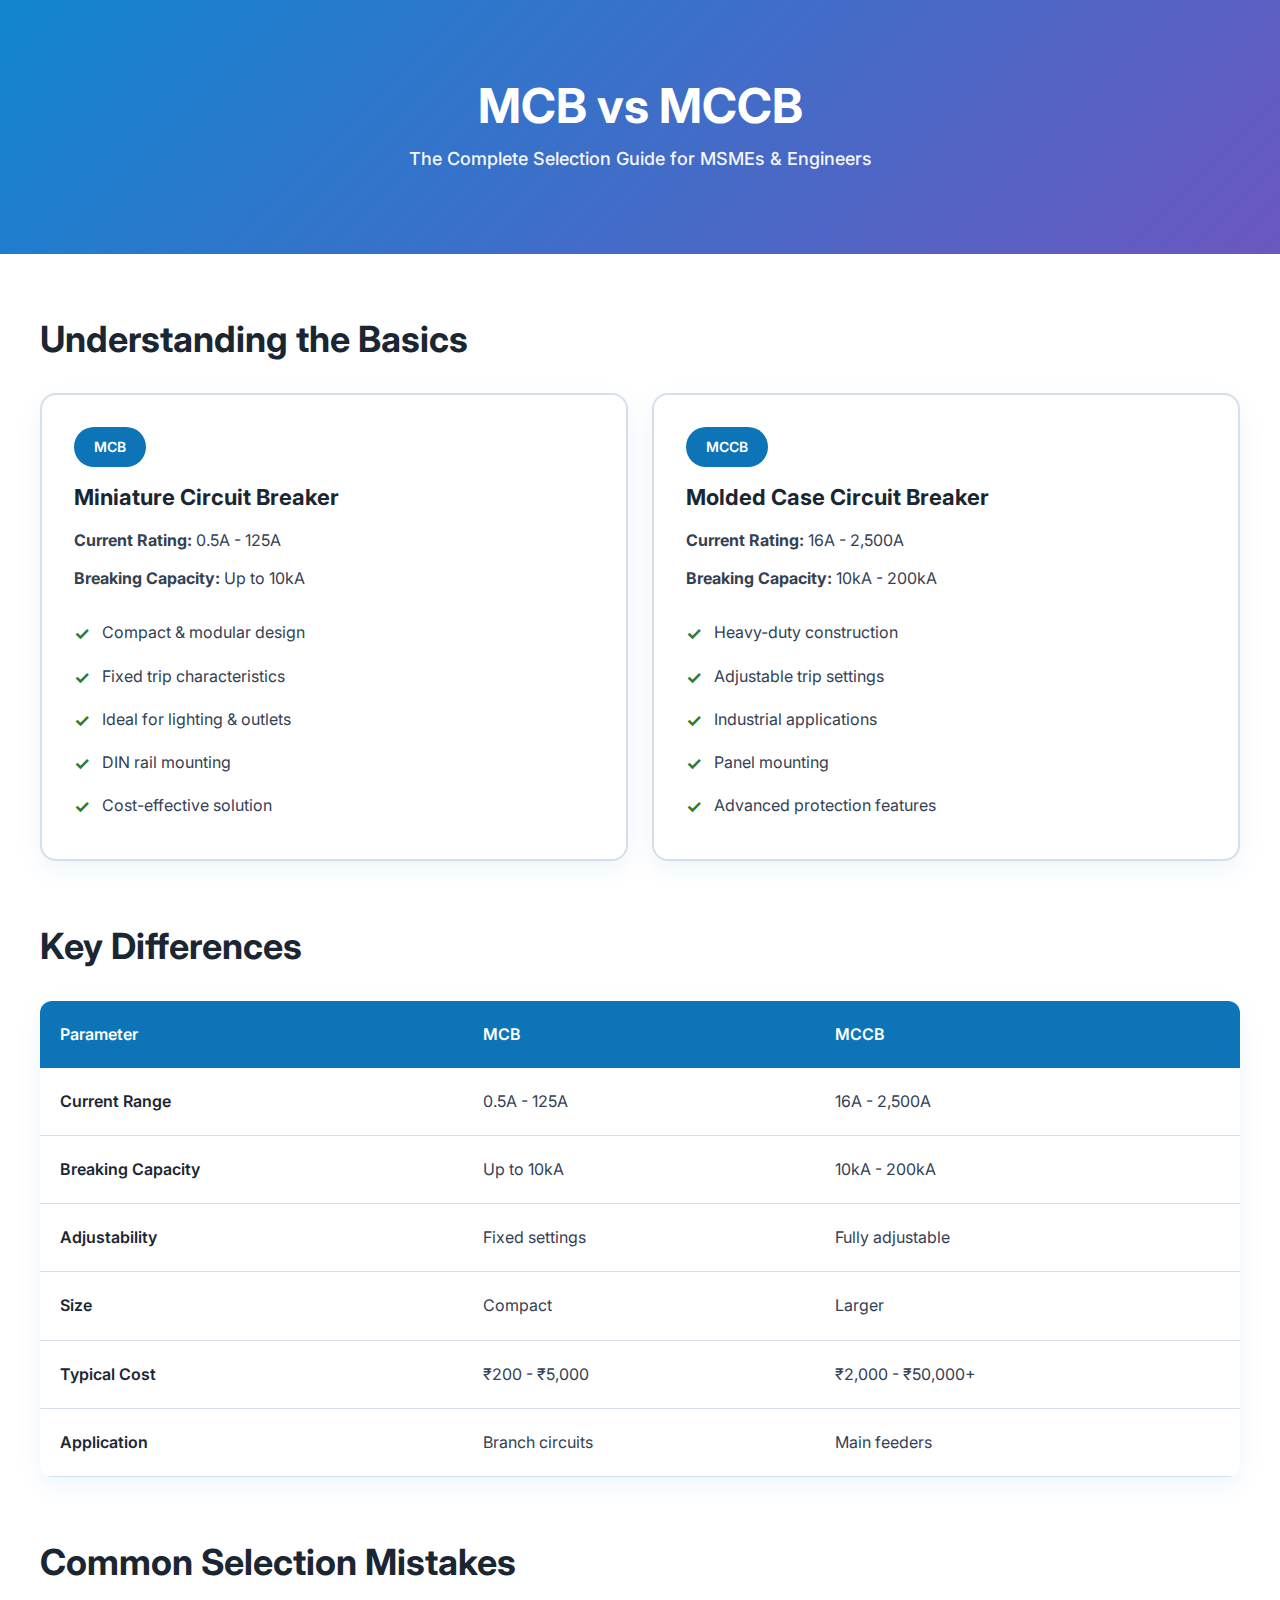
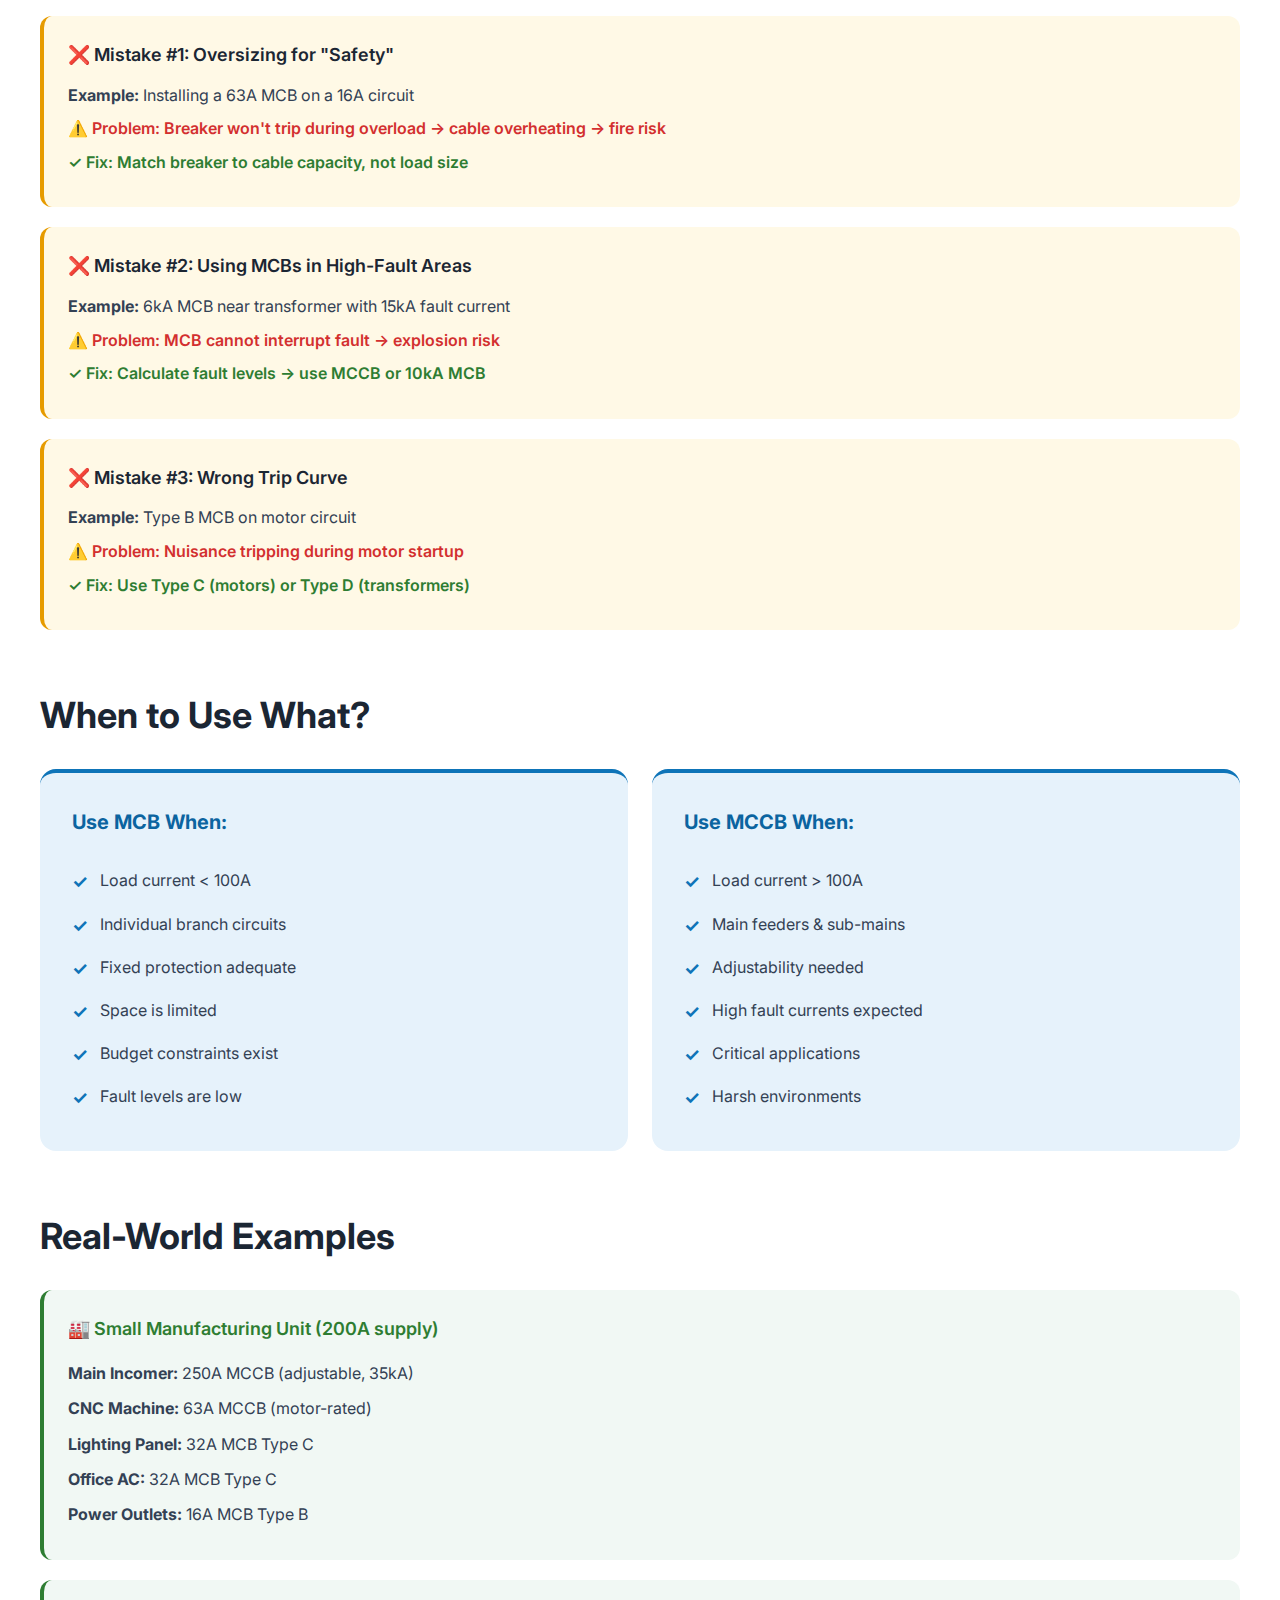
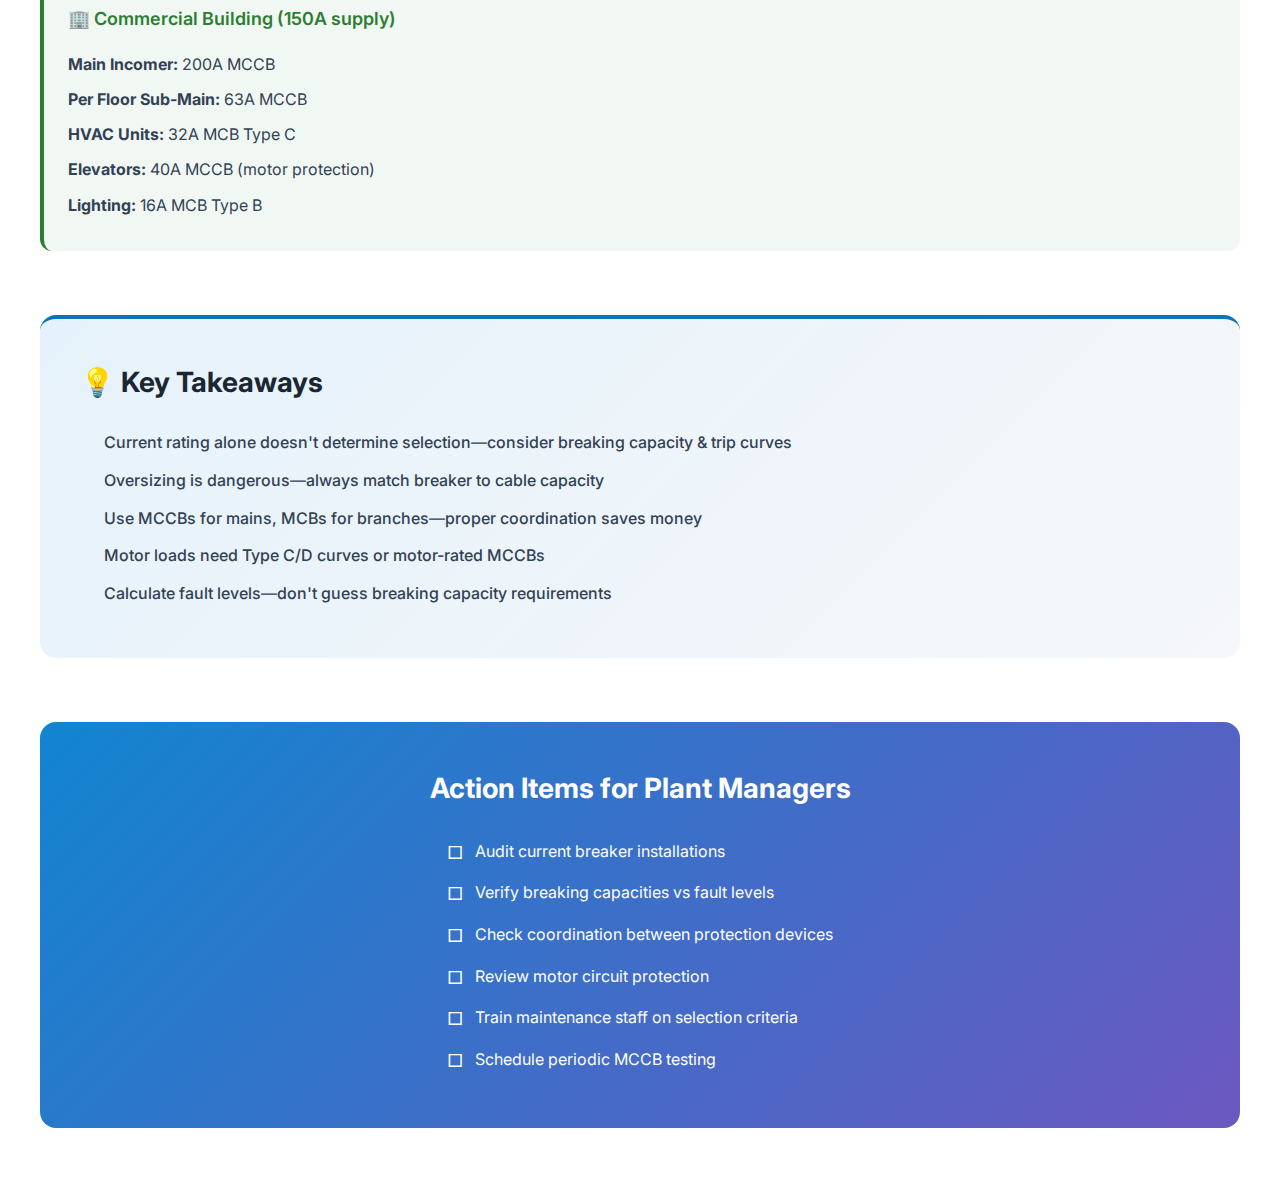
<file: blogs/mcb_mccb_guide.html>
<!DOCTYPE html>
<html lang="en">
<head>
    <meta charset="UTF-8">
    <meta name="viewport" content="width=device-width, initial-scale=1.0">
    <title>MCB vs MCCB: Complete Selection Guide</title>
    <link rel="stylesheet" href="../css/tailwind.min.css" defer>
    <link rel="preconnect" href="https://fonts.googleapis.com">
    <link rel="preconnect" href="https://fonts.gstatic.com" crossorigin>
    <link href="https://fonts.googleapis.com/css2?family=Inter:wght@400;500;600;700&display=swap" rel="stylesheet">
    <style>
        :root {
            --primary-700: #0B64A0;
            --primary-600: #0E74B8;
            --primary-500: #1185D0;
            --primary-100: #E6F2FB;
            --secondary-700: #5A48A6;
            --secondary-600: #6B57C0;
            --secondary-100: #F0EDFB;
            --ink-900: #1B2633;
            --ink-700: #334154;
            --ink-500: #5B6B80;
            --ink-200: #D6DEE8;
            --ink-050: #F5F7FA;
            --success: #2E7D32;
            --warning: #E69B00;
            --error: #D32F2F;
            --info: #0288D1;
        }
        
        * {
            margin: 0;
            padding: 0;
            box-sizing: border-box;
        }
        
        body {
            font-family: 'Inter', system-ui, -apple-system, 'Segoe UI', Roboto, Arial, sans-serif;
            line-height: 1.7;
            color: var(--ink-700);
            background: var(--ink-050);
            font-size: 16px;
            font-weight: 400;
        }
        
        .container {
            max-width: 1280px;
            margin: 0 auto;
        }
        
        .header {
            background: linear-gradient(135deg, #1185D0 0%, #6B57C0 100%);
            color: white;
            padding: 80px 40px;
            text-align: center;
        }
        
        .header h1 {
            font-size: 48px;
            line-height: 1.1;
            margin-bottom: 12px;
            font-weight: 700;
            color: white;
        }
        
        .header p {
            font-size: 18px;
            line-height: 1.6;
            opacity: 0.95;
            font-weight: 500;
        }
        
        .content {
            padding: 64px 40px;
            background: white;
        }
        
        .section {
            margin-bottom: 64px;
        }
        
        .section-title {
            font-size: 36px;
            line-height: 1.2;
            color: var(--ink-900);
            margin-bottom: 32px;
            font-weight: 700;
        }
        
        .cards {
            display: grid;
            grid-template-columns: repeat(auto-fit, minmax(280px, 1fr));
            gap: 24px;
            margin: 32px 0;
        }
        
        .card {
            background: white;
            border-radius: 16px;
            padding: 32px;
            transition: all 0.3s ease;
            border: 2px solid var(--ink-200);
            box-shadow: 0 8px 24px rgba(17, 133, 208, 0.08);
        }
        
        .card:hover {
            transform: translateY(-4px);
            box-shadow: 0 12px 28px rgba(17, 133, 208, 0.12);
            border-color: var(--primary-500);
        }
        
        .card h3 {
            color: var(--ink-900);
            font-size: 22px;
            line-height: 1.35;
            margin-bottom: 16px;
            font-weight: 700;
        }
        
        .card-label {
            display: inline-block;
            background: var(--primary-600);
            color: white;
            padding: 8px 20px;
            border-radius: 999px;
            font-size: 14px;
            margin-bottom: 16px;
            font-weight: 600;
        }
        
        .card p {
            color: var(--ink-700);
            margin: 12px 0;
            line-height: 1.6;
        }
        
        .feature-list {
            list-style: none;
            padding: 0;
            margin-top: 20px;
        }
        
        .feature-list li {
            padding: 8px 0;
            padding-left: 28px;
            position: relative;
            color: var(--ink-700);
        }
        
        .feature-list li:before {
            content: "✓";
            position: absolute;
            left: 0;
            color: var(--success);
            font-weight: 700;
            font-size: 18px;
        }
        
        .comparison-table {
            width: 100%;
            border-collapse: collapse;
            margin: 32px 0;
            background: white;
            border-radius: 12px;
            overflow: hidden;
            box-shadow: 0 8px 24px rgba(17, 133, 208, 0.08);
        }
        
        .comparison-table th {
            background: var(--primary-600);
            color: white;
            padding: 20px;
            text-align: left;
            font-weight: 600;
            font-size: 16px;
        }
        
        .comparison-table td {
            padding: 20px;
            border-bottom: 1px solid var(--ink-200);
            color: var(--ink-700);
        }
        
        .comparison-table tr:hover {
            background: var(--primary-100);
        }
        
        .comparison-table td:first-child {
            font-weight: 600;
            color: var(--ink-900);
        }
        
        .mistake-box {
            background: #FFF9E6;
            border-left: 4px solid var(--warning);
            padding: 24px;
            margin: 20px 0;
            border-radius: 12px;
        }
        
        .mistake-box h4 {
            color: var(--ink-900);
            margin-bottom: 12px;
            font-size: 18px;
            font-weight: 600;
        }
        
        .mistake-box p {
            margin: 8px 0;
            line-height: 1.6;
        }
        
        .mistake-box .problem {
            color: var(--error);
            font-weight: 600;
        }
        
        .mistake-box .fix {
            color: var(--success);
            font-weight: 600;
        }
        
        .checklist {
            display: grid;
            grid-template-columns: repeat(auto-fit, minmax(280px, 1fr));
            gap: 24px;
            margin: 32px 0;
        }
        
        .checklist-box {
            background: var(--primary-100);
            padding: 32px;
            border-radius: 16px;
            border-top: 4px solid var(--primary-600);
        }
        
        .checklist-box h4 {
            color: var(--primary-700);
            margin-bottom: 20px;
            font-size: 20px;
            font-weight: 700;
        }
        
        .checklist-box ul {
            list-style: none;
        }
        
        .checklist-box li {
            padding: 8px 0;
            padding-left: 28px;
            position: relative;
            color: var(--ink-700);
        }
        
        .checklist-box li:before {
            content: "✓";
            position: absolute;
            left: 0;
            color: var(--primary-600);
            font-weight: 700;
            font-size: 18px;
        }
        
        .example-box {
            background: #F1F8F4;
            padding: 24px;
            border-radius: 12px;
            margin: 20px 0;
            border-left: 4px solid var(--success);
        }
        
        .example-box h4 {
            color: var(--success);
            margin-bottom: 16px;
            font-size: 18px;
            font-weight: 600;
        }
        
        .example-box p {
            margin: 8px 0;
            color: var(--ink-700);
        }
        
        .key-takeaway {
            background: linear-gradient(135deg, #E6F2FB 0%, #F5F7FA 100%);
            padding: 40px;
            border-radius: 16px;
            margin: 48px 0;
            border-top: 4px solid var(--primary-600);
        }
        
        .key-takeaway h3 {
            color: var(--ink-900);
            margin-bottom: 24px;
            font-size: 28px;
            font-weight: 700;
        }
        
        .key-takeaway ol {
            padding-left: 24px;
        }
        
        .key-takeaway li {
            margin: 12px 0;
            font-weight: 500;
            color: var(--ink-700);
            line-height: 1.6;
        }
        
        .cta-box {
            background: linear-gradient(135deg, #1185D0 0%, #6B57C0 100%);
            color: white;
            padding: 48px 40px;
            border-radius: 16px;
            text-align: center;
            margin-top: 64px;
        }
        
        .cta-box h3 {
            font-size: 28px;
            line-height: 1.3;
            margin-bottom: 24px;
            font-weight: 700;
            color: white;
        }
        
        .cta-box ul {
            list-style: none;
            display: inline-block;
            text-align: left;
            max-width: 600px;
        }
        
        .cta-box li {
            padding: 8px 0;
            padding-left: 28px;
            position: relative;
            line-height: 1.6;
        }
        
        .cta-box li:before {
            content: "□";
            position: absolute;
            left: 0;
            font-size: 18px;
        }
        
        @media (max-width: 768px) {
            .header {
                padding: 48px 24px;
            }
            
            .header h1 {
                font-size: 32px;
            }
            
            .header p {
                font-size: 16px;
            }
            
            .content {
                padding: 48px 24px;
            }
            
            .section-title {
                font-size: 28px;
            }
            
            .cards, .checklist {
                grid-template-columns: 1fr;
            }
            
            .card, .checklist-box {
                padding: 24px;
            }
            
            .comparison-table {
                font-size: 14px;
            }
            
            .comparison-table th,
            .comparison-table td {
                padding: 12px;
            }
        }
        
        @media (max-width: 640px) {
            .header h1 {
                font-size: 28px;
            }
            
            .section-title {
                font-size: 24px;
            }
            
            .key-takeaway {
                padding: 24px;
            }
            
            .cta-box {
                padding: 32px 24px;
            }
        }
    </style>
</head>
<body>
    <div class="container">
        <div class="header">
            <h1>MCB vs MCCB</h1>
            <p>The Complete Selection Guide for MSMEs & Engineers</p>
        </div>
        
        <div class="content">
            <!-- Understanding Basics -->
            <div class="section">
                <h2 class="section-title">Understanding the Basics</h2>
                
                <div class="cards">
                    <div class="card">
                        <div class="card-label">MCB</div>
                        <h3>Miniature Circuit Breaker</h3>
                        <p><strong>Current Rating:</strong> 0.5A - 125A</p>
                        <p><strong>Breaking Capacity:</strong> Up to 10kA</p>
                        <ul class="feature-list">
                            <li>Compact & modular design</li>
                            <li>Fixed trip characteristics</li>
                            <li>Ideal for lighting & outlets</li>
                            <li>DIN rail mounting</li>
                            <li>Cost-effective solution</li>
                        </ul>
                    </div>
                    
                    <div class="card">
                        <div class="card-label">MCCB</div>
                        <h3>Molded Case Circuit Breaker</h3>
                        <p><strong>Current Rating:</strong> 16A - 2,500A</p>
                        <p><strong>Breaking Capacity:</strong> 10kA - 200kA</p>
                        <ul class="feature-list">
                            <li>Heavy-duty construction</li>
                            <li>Adjustable trip settings</li>
                            <li>Industrial applications</li>
                            <li>Panel mounting</li>
                            <li>Advanced protection features</li>
                        </ul>
                    </div>
                </div>
            </div>
            
            <!-- Comparison Table -->
            <div class="section">
                <h2 class="section-title">Key Differences</h2>
                <table class="comparison-table">
                    <thead>
                        <tr>
                            <th>Parameter</th>
                            <th>MCB</th>
                            <th>MCCB</th>
                        </tr>
                    </thead>
                    <tbody>
                        <tr>
                            <td>Current Range</td>
                            <td>0.5A - 125A</td>
                            <td>16A - 2,500A</td>
                        </tr>
                        <tr>
                            <td>Breaking Capacity</td>
                            <td>Up to 10kA</td>
                            <td>10kA - 200kA</td>
                        </tr>
                        <tr>
                            <td>Adjustability</td>
                            <td>Fixed settings</td>
                            <td>Fully adjustable</td>
                        </tr>
                        <tr>
                            <td>Size</td>
                            <td>Compact</td>
                            <td>Larger</td>
                        </tr>
                        <tr>
                            <td>Typical Cost</td>
                            <td>₹200 - ₹5,000</td>
                            <td>₹2,000 - ₹50,000+</td>
                        </tr>
                        <tr>
                            <td>Application</td>
                            <td>Branch circuits</td>
                            <td>Main feeders</td>
                        </tr>
                    </tbody>
                </table>
            </div>
            
            <!-- Common Mistakes -->
            <div class="section">
                <h2 class="section-title">Common Selection Mistakes</h2>
                
                <div class="mistake-box">
                    <h4>❌ Mistake #1: Oversizing for "Safety"</h4>
                    <p><strong>Example:</strong> Installing a 63A MCB on a 16A circuit</p>
                    <p class="problem">⚠️ Problem: Breaker won't trip during overload → cable overheating → fire risk</p>
                    <p class="fix">✓ Fix: Match breaker to cable capacity, not load size</p>
                </div>
                
                <div class="mistake-box">
                    <h4>❌ Mistake #2: Using MCBs in High-Fault Areas</h4>
                    <p><strong>Example:</strong> 6kA MCB near transformer with 15kA fault current</p>
                    <p class="problem">⚠️ Problem: MCB cannot interrupt fault → explosion risk</p>
                    <p class="fix">✓ Fix: Calculate fault levels → use MCCB or 10kA MCB</p>
                </div>
                
                <div class="mistake-box">
                    <h4>❌ Mistake #3: Wrong Trip Curve</h4>
                    <p><strong>Example:</strong> Type B MCB on motor circuit</p>
                    <p class="problem">⚠️ Problem: Nuisance tripping during motor startup</p>
                    <p class="fix">✓ Fix: Use Type C (motors) or Type D (transformers)</p>
                </div>
            </div>
            
            <!-- Selection Checklist -->
            <div class="section">
                <h2 class="section-title">When to Use What?</h2>
                
                <div class="checklist">
                    <div class="checklist-box">
                        <h4>Use MCB When:</h4>
                        <ul>
                            <li>Load current < 100A</li>
                            <li>Individual branch circuits</li>
                            <li>Fixed protection adequate</li>
                            <li>Space is limited</li>
                            <li>Budget constraints exist</li>
                            <li>Fault levels are low</li>
                        </ul>
                    </div>
                    
                    <div class="checklist-box">
                        <h4>Use MCCB When:</h4>
                        <ul>
                            <li>Load current > 100A</li>
                            <li>Main feeders & sub-mains</li>
                            <li>Adjustability needed</li>
                            <li>High fault currents expected</li>
                            <li>Critical applications</li>
                            <li>Harsh environments</li>
                        </ul>
                    </div>
                </div>
            </div>
            
            <!-- Real Examples -->
            <div class="section">
                <h2 class="section-title">Real-World Examples</h2>
                
                <div class="example-box">
                    <h4>🏭 Small Manufacturing Unit (200A supply)</h4>
                    <p><strong>Main Incomer:</strong> 250A MCCB (adjustable, 35kA)</p>
                    <p><strong>CNC Machine:</strong> 63A MCCB (motor-rated)</p>
                    <p><strong>Lighting Panel:</strong> 32A MCB Type C</p>
                    <p><strong>Office AC:</strong> 32A MCB Type C</p>
                    <p><strong>Power Outlets:</strong> 16A MCB Type B</p>
                </div>
                
                <div class="example-box">
                    <h4>🏢 Commercial Building (150A supply)</h4>
                    <p><strong>Main Incomer:</strong> 200A MCCB</p>
                    <p><strong>Per Floor Sub-Main:</strong> 63A MCCB</p>
                    <p><strong>HVAC Units:</strong> 32A MCB Type C</p>
                    <p><strong>Elevators:</strong> 40A MCCB (motor protection)</p>
                    <p><strong>Lighting:</strong> 16A MCB Type B</p>
                </div>
            </div>
            
            <!-- Key Takeaways -->
            <div class="key-takeaway">
                <h3>💡 Key Takeaways</h3>
                <ol>
                    <li>Current rating alone doesn't determine selection—consider breaking capacity & trip curves</li>
                    <li>Oversizing is dangerous—always match breaker to cable capacity</li>
                    <li>Use MCCBs for mains, MCBs for branches—proper coordination saves money</li>
                    <li>Motor loads need Type C/D curves or motor-rated MCCBs</li>
                    <li>Calculate fault levels—don't guess breaking capacity requirements</li>
                </ol>
            </div>
            
            <!-- CTA -->
            <div class="cta-box">
                <h3>Action Items for Plant Managers</h3>
                <ul>
                    <li>Audit current breaker installations</li>
                    <li>Verify breaking capacities vs fault levels</li>
                    <li>Check coordination between protection devices</li>
                    <li>Review motor circuit protection</li>
                    <li>Train maintenance staff on selection criteria</li>
                    <li>Schedule periodic MCCB testing</li>
                </ul>
            </div>
        </div>
    </div>
</body>
</html>
</file>
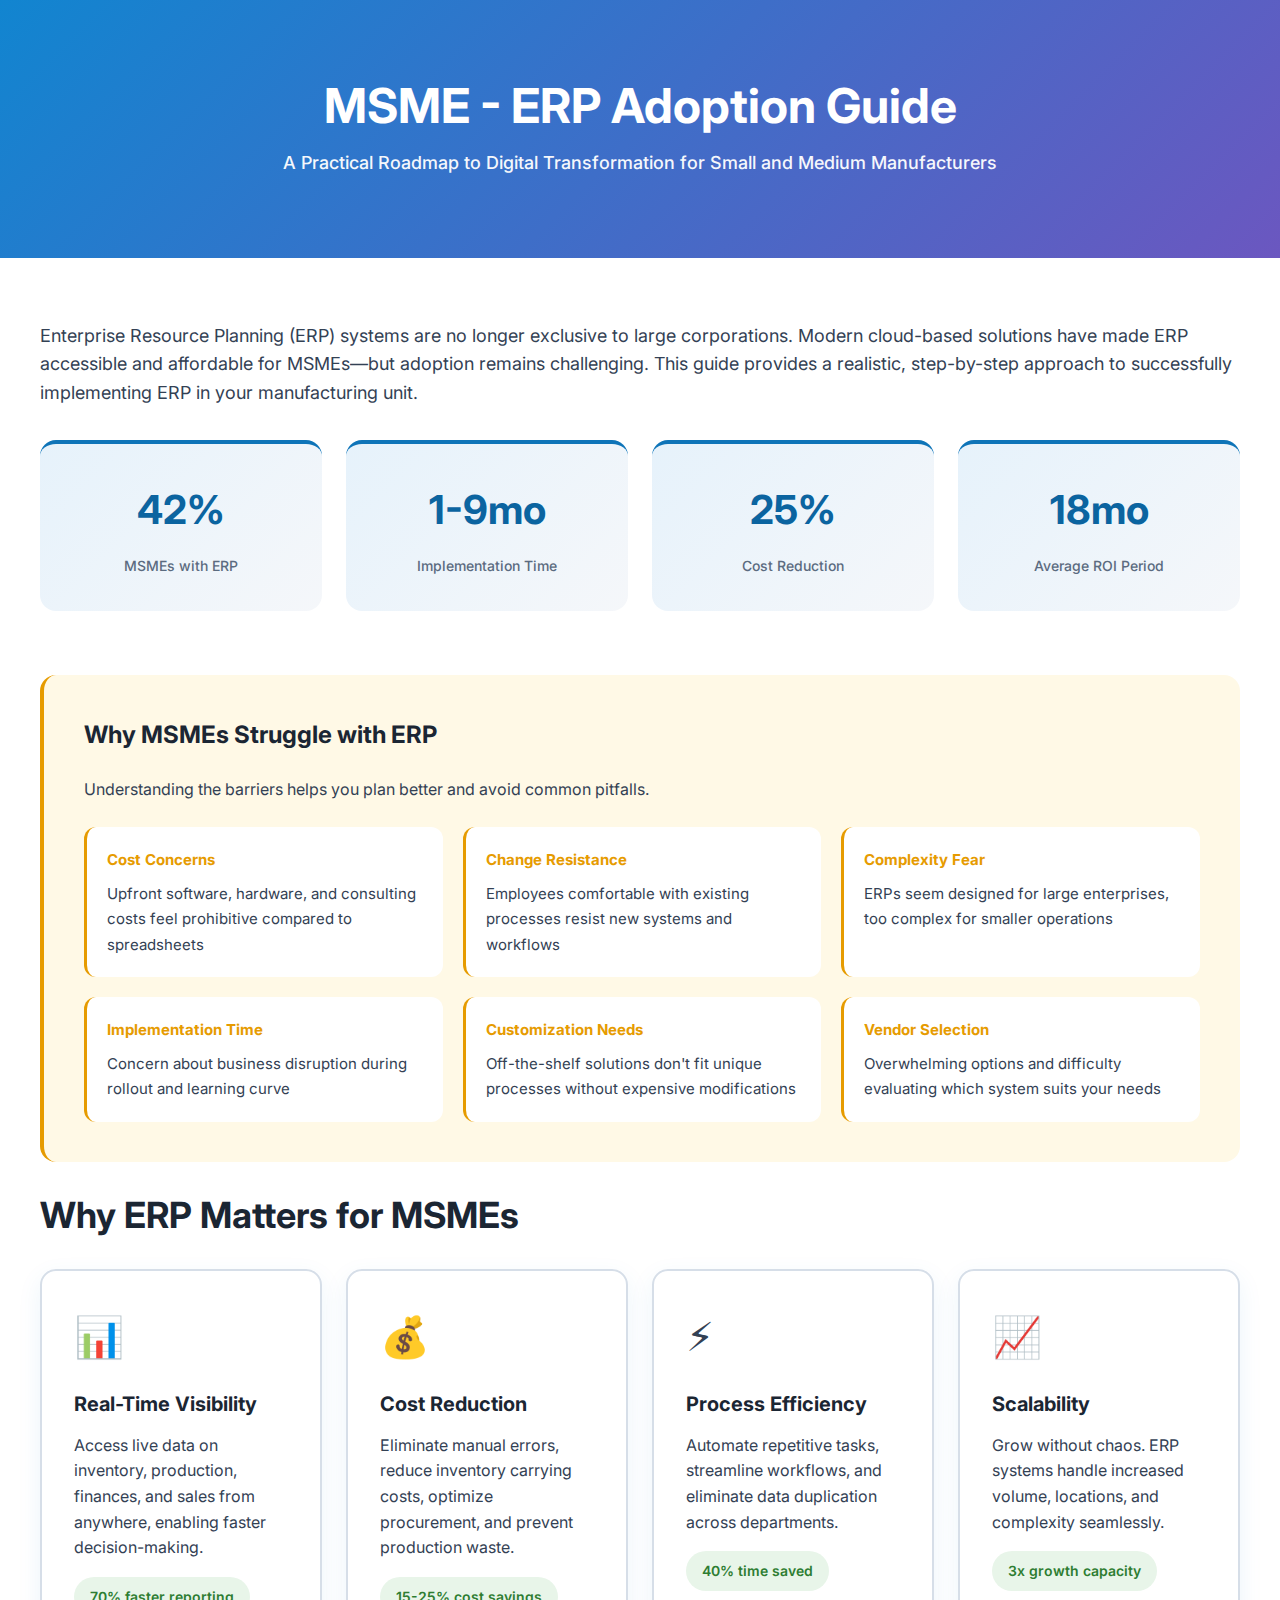
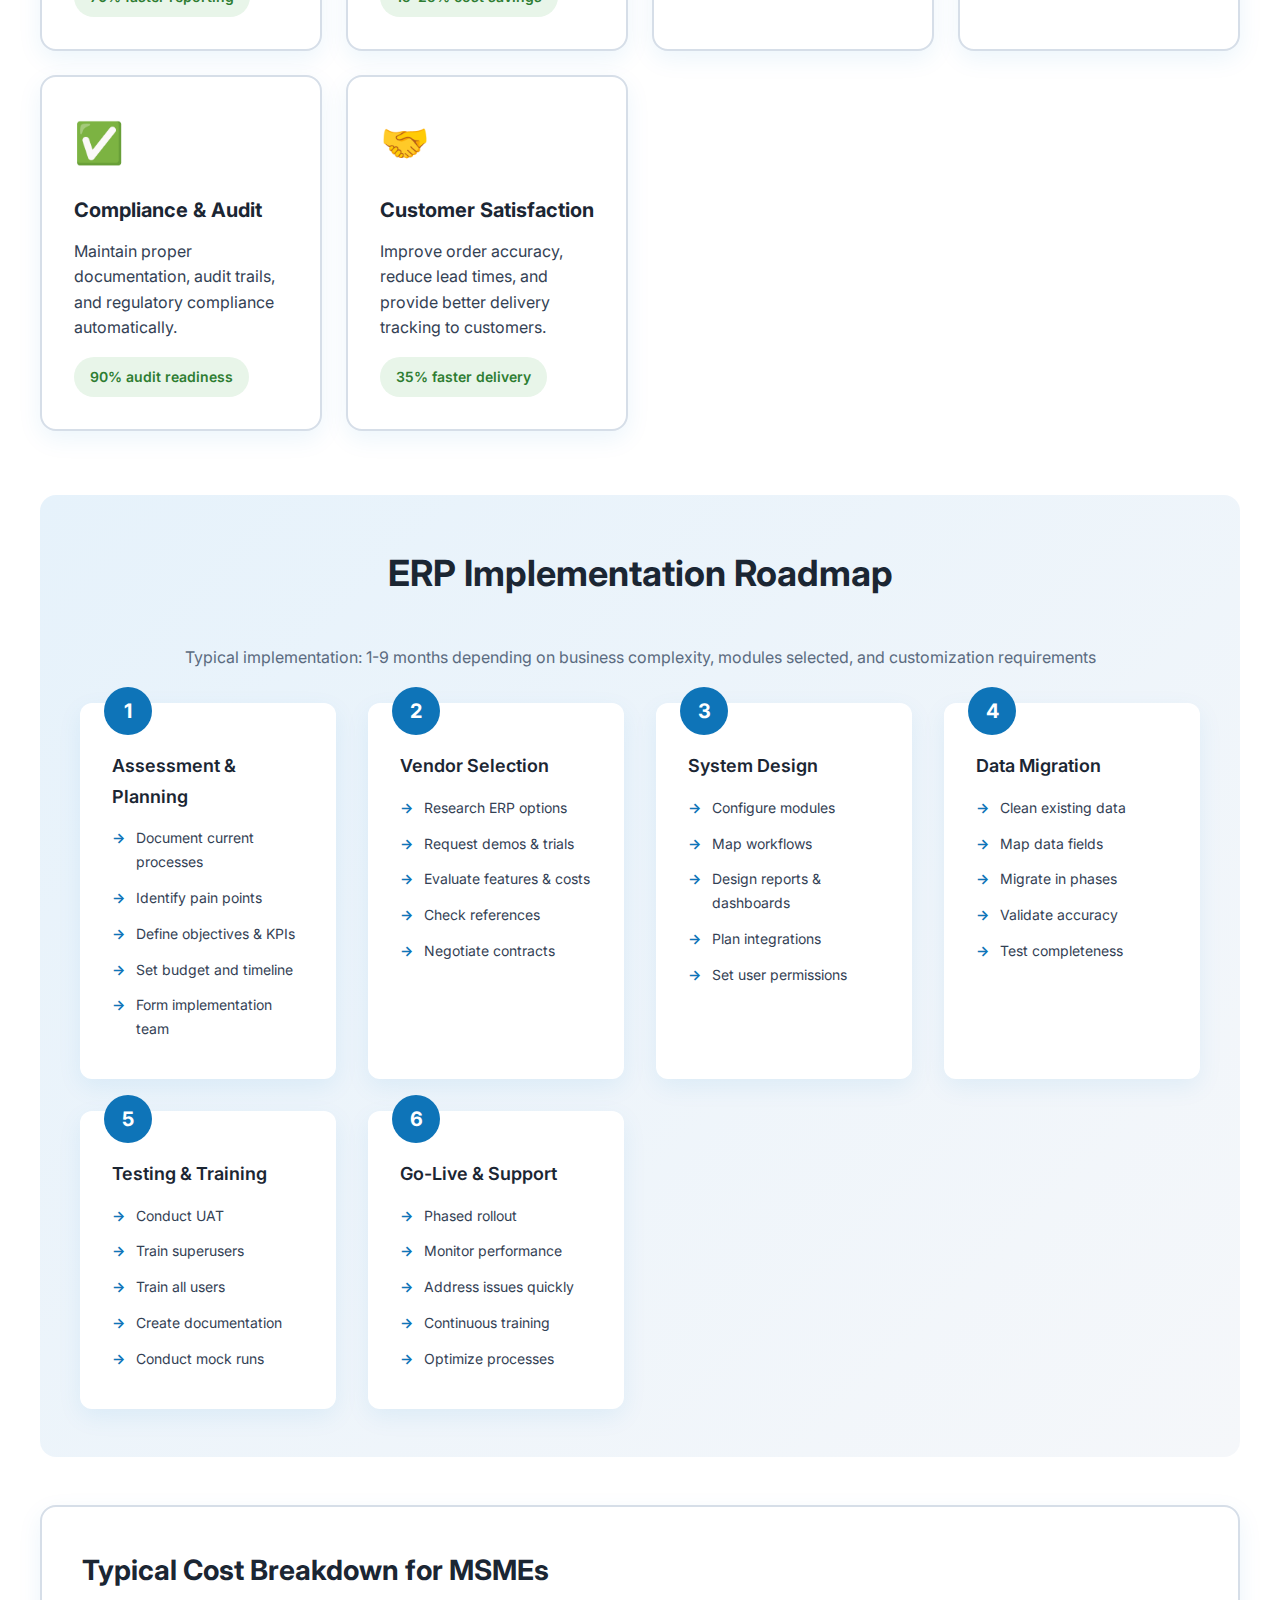
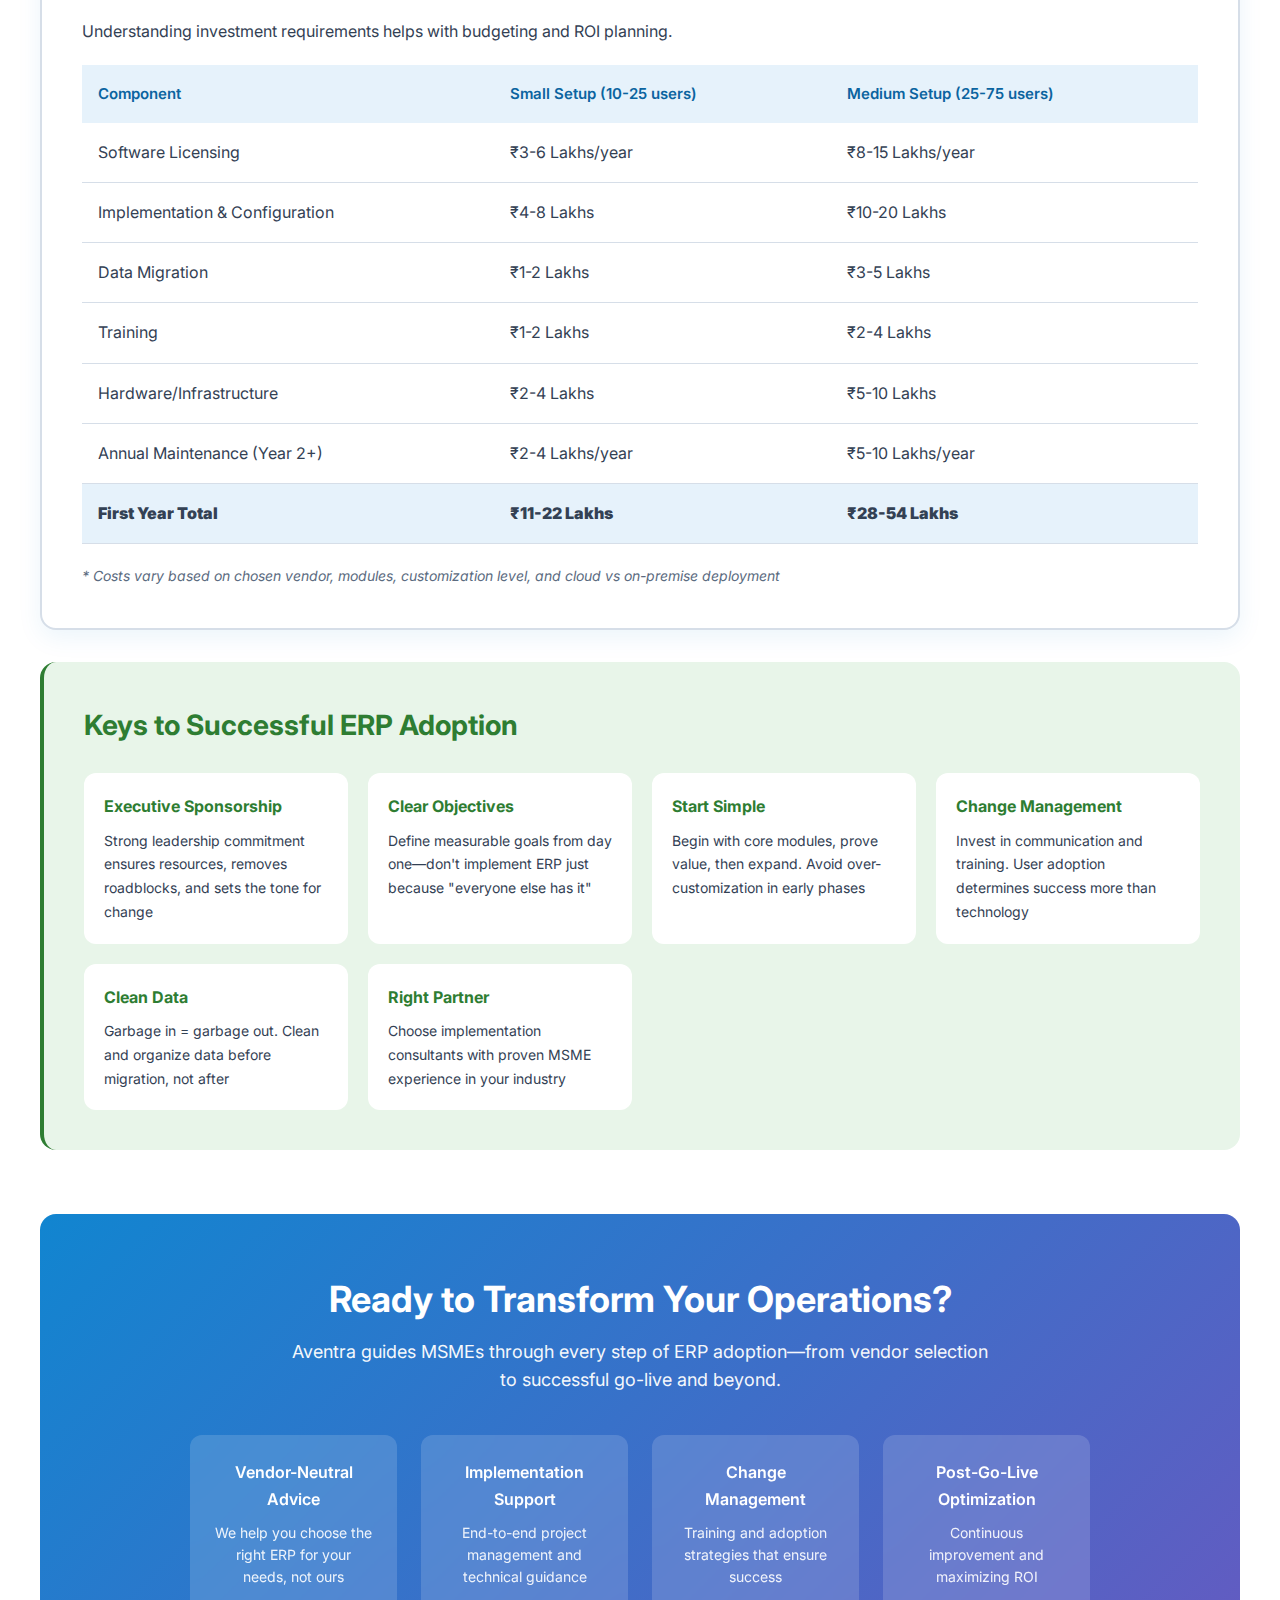
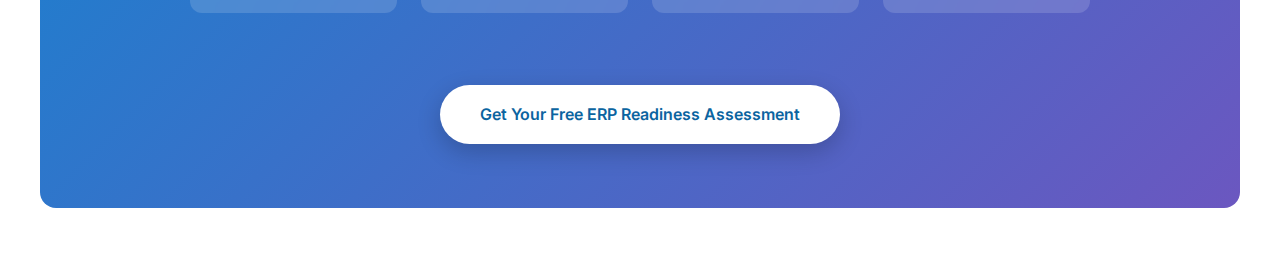
<file: blogs/msme_erp_adoption.html>
<!DOCTYPE html>
<html lang="en">
<head>
    <meta charset="UTF-8">
    <meta name="viewport" content="width=device-width, initial-scale=1.0">
    <title>MSME - ERP Adoption Guide</title>
    <link rel="stylesheet" href="../css/tailwind.min.css" defer>
    <link rel="preconnect" href="https://fonts.googleapis.com">
    <link rel="preconnect" href="https://fonts.gstatic.com" crossorigin>
    <link href="https://fonts.googleapis.com/css2?family=Inter:wght@400;500;600;700&display=swap" rel="stylesheet">
    <style>
        :root {
            --primary-700: #0B64A0;
            --primary-600: #0E74B8;
            --primary-500: #1185D0;
            --primary-100: #E6F2FB;
            --secondary-700: #5A48A6;
            --secondary-600: #6B57C0;
            --secondary-100: #F0EDFB;
            --ink-900: #1B2633;
            --ink-700: #334154;
            --ink-500: #5B6B80;
            --ink-200: #D6DEE8;
            --ink-050: #F5F7FA;
            --success: #2E7D32;
            --warning: #E69B00;
            --error: #D32F2F;
            --info: #0288D1;
        }
        
        * {
            margin: 0;
            padding: 0;
            box-sizing: border-box;
        }
        
        body {
            font-family: 'Inter', system-ui, -apple-system, 'Segoe UI', Roboto, Arial, sans-serif;
            line-height: 1.7;
            color: var(--ink-700);
            background: var(--ink-050);
            font-size: 16px;
            font-weight: 400;
            position: relative;
        }
        
        body::before {
            content: '';
            position: fixed;
            top: 50%;
            left: 50%;
            transform: translate(-50%, -50%);
            width: 600px;
            height: 600px;
            background-image: url('[data-uri]');
            background-repeat: no-repeat;
            background-position: center;
            background-size: contain;
            opacity: 0.15;
            z-index: 0;
            pointer-events: none;
        }
        
        .container {
            max-width: 1280px;
            margin: 0 auto;
            position: relative;
            z-index: 1;
        }
        
        .header {
            background: linear-gradient(135deg, #1185D0 0%, #6B57C0 100%);
            color: white;
            padding: 80px 40px;
            text-align: center;
        }
        
        .header h1 {
            font-size: 48px;
            line-height: 1.1;
            margin-bottom: 16px;
            font-weight: 700;
            color: white;
        }
        
        .header p {
            font-size: 18px;
            line-height: 1.6;
            opacity: 0.95;
            font-weight: 500;
            max-width: 800px;
            margin: 0 auto;
        }
        
        .content {
            padding: 64px 40px;
            background: white;
        }
        
        .section {
            margin-bottom: 64px;
        }
        
        .section-title {
            font-size: 36px;
            line-height: 1.2;
            color: var(--ink-900);
            margin-bottom: 32px;
            font-weight: 700;
        }
        
        .intro-text {
            font-size: 18px;
            line-height: 1.6;
            color: var(--ink-700);
            margin-bottom: 32px;
        }
        
        .stat-grid {
            display: grid;
            grid-template-columns: repeat(auto-fit, minmax(200px, 1fr));
            gap: 24px;
            margin: 32px 0;
        }
        
        .stat-card {
            background: linear-gradient(135deg, #E6F2FB 0%, #F5F7FA 100%);
            padding: 32px;
            border-radius: 16px;
            text-align: center;
            border-top: 4px solid var(--primary-600);
        }
        
        .stat-value {
            font-size: 40px;
            font-weight: 700;
            color: var(--primary-700);
            display: block;
            margin-bottom: 8px;
        }
        
        .stat-label {
            font-size: 14px;
            color: var(--ink-500);
            font-weight: 500;
        }
        
        .challenge-section {
            background: #FFF9E6;
            padding: 40px;
            border-radius: 16px;
            border-left: 4px solid var(--warning);
            margin: 32px 0;
        }
        
        .challenge-section h3 {
            color: var(--ink-900);
            font-size: 24px;
            margin-bottom: 20px;
            font-weight: 700;
        }
        
        .challenge-grid {
            display: grid;
            grid-template-columns: repeat(auto-fit, minmax(280px, 1fr));
            gap: 20px;
            margin-top: 24px;
        }
        
        .challenge-item {
            background: white;
            padding: 20px;
            border-radius: 12px;
            border-left: 3px solid var(--warning);
        }
        
        .challenge-item strong {
            color: var(--warning);
            display: block;
            margin-bottom: 8px;
            font-size: 15px;
        }
        
        .challenge-item p {
            color: var(--ink-700);
            font-size: 15px;
            margin: 0;
        }
        
        .benefit-cards {
            display: grid;
            grid-template-columns: repeat(auto-fit, minmax(280px, 1fr));
            gap: 24px;
            margin: 32px 0;
        }
        
        .benefit-card {
            background: white;
            border-radius: 16px;
            padding: 32px;
            border: 2px solid var(--ink-200);
            box-shadow: 0 8px 24px rgba(17, 133, 208, 0.08);
            transition: all 0.3s ease;
        }
        
        .benefit-card:hover {
            transform: translateY(-4px);
            box-shadow: 0 12px 28px rgba(17, 133, 208, 0.12);
            border-color: var(--success);
        }
        
        .benefit-icon {
            font-size: 40px;
            margin-bottom: 16px;
            display: block;
        }
        
        .benefit-card h3 {
            color: var(--ink-900);
            font-size: 20px;
            margin-bottom: 12px;
            font-weight: 700;
        }
        
        .benefit-card p {
            color: var(--ink-700);
            line-height: 1.6;
            margin-bottom: 16px;
        }
        
        .benefit-metric {
            background: #E8F5E9;
            color: var(--success);
            padding: 8px 16px;
            border-radius: 999px;
            font-size: 14px;
            font-weight: 600;
            display: inline-block;
        }
        
        .roadmap-section {
            background: linear-gradient(135deg, #E6F2FB 0%, #F5F7FA 100%);
            padding: 48px 40px;
            border-radius: 16px;
            margin: 48px 0;
        }
        
        .roadmap-section h2 {
            font-size: 36px;
            color: var(--ink-900);
            margin-bottom: 40px;
            font-weight: 700;
            text-align: center;
        }
        
        .phase-container {
            display: grid;
            grid-template-columns: repeat(auto-fit, minmax(240px, 1fr));
            gap: 32px;
            position: relative;
        }
        
        .phase-card {
            background: white;
            padding: 32px;
            border-radius: 12px;
            box-shadow: 0 8px 24px rgba(17, 133, 208, 0.08);
            position: relative;
        }
        
        .phase-number {
            position: absolute;
            top: -16px;
            left: 24px;
            width: 48px;
            height: 48px;
            background: var(--primary-600);
            color: white;
            border-radius: 50%;
            display: flex;
            align-items: center;
            justify-content: center;
            font-size: 20px;
            font-weight: 700;
        }
        
        .phase-card h4 {
            color: var(--ink-900);
            font-size: 18px;
            margin-bottom: 8px;
            margin-top: 16px;
            font-weight: 600;
        }
        
        .phase-duration {
            color: var(--primary-600);
            font-size: 13px;
            font-weight: 600;
            margin-bottom: 12px;
            display: none;
        }
        
        .phase-card ul {
            list-style: none;
            padding: 0;
        }
        
        .phase-card li {
            padding: 6px 0;
            padding-left: 24px;
            position: relative;
            color: var(--ink-700);
            font-size: 14px;
        }
        
        .phase-card li:before {
            content: "→";
            position: absolute;
            left: 0;
            color: var(--primary-600);
            font-weight: 700;
        }
        
        .selection-criteria {
            background: white;
            border-radius: 16px;
            padding: 40px;
            margin: 32px 0;
            border: 2px solid var(--secondary-600);
            box-shadow: 0 8px 24px rgba(107, 87, 192, 0.08);
        }
        
        .selection-criteria h3 {
            color: var(--ink-900);
            font-size: 28px;
            margin-bottom: 24px;
            font-weight: 700;
        }
        
        .criteria-grid {
            display: grid;
            grid-template-columns: repeat(auto-fit, minmax(280px, 1fr));
            gap: 24px;
            margin-top: 24px;
        }
        
        .criteria-item {
            background: var(--secondary-100);
            padding: 24px;
            border-radius: 12px;
            border-left: 4px solid var(--secondary-600);
        }
        
        .criteria-item h4 {
            color: var(--secondary-700);
            font-size: 18px;
            margin-bottom: 12px;
            font-weight: 600;
        }
        
        .criteria-item ul {
            list-style: none;
            padding: 0;
        }
        
        .criteria-item li {
            padding: 6px 0;
            padding-left: 24px;
            position: relative;
            color: var(--ink-700);
            font-size: 14px;
        }
        
        .criteria-item li:before {
            content: "✓";
            position: absolute;
            left: 0;
            color: var(--secondary-600);
            font-weight: 700;
        }
        
        .cost-breakdown {
            background: white;
            border-radius: 16px;
            padding: 40px;
            margin: 32px 0;
            border: 2px solid var(--ink-200);
            box-shadow: 0 8px 24px rgba(17, 133, 208, 0.08);
        }
        
        .cost-breakdown h3 {
            color: var(--ink-900);
            font-size: 28px;
            margin-bottom: 24px;
            font-weight: 700;
        }
        
        .cost-table {
            width: 100%;
            border-collapse: collapse;
            margin-top: 20px;
        }
        
        .cost-table th {
            background: var(--primary-100);
            color: var(--primary-700);
            padding: 16px;
            text-align: left;
            font-weight: 600;
            font-size: 15px;
        }
        
        .cost-table td {
            padding: 16px;
            border-bottom: 1px solid var(--ink-200);
            color: var(--ink-700);
        }
        
        .cost-table tr:hover {
            background: var(--ink-050);
        }
        
        .cost-table .total-row {
            font-weight: 600;
            background: var(--primary-100);
        }
        
        .success-factors {
            background: #E8F5E9;
            padding: 40px;
            border-radius: 16px;
            margin: 32px 0;
            border-left: 4px solid var(--success);
        }
        
        .success-factors h3 {
            color: var(--success);
            font-size: 28px;
            margin-bottom: 24px;
            font-weight: 700;
        }
        
        .success-grid {
            display: grid;
            grid-template-columns: repeat(auto-fit, minmax(240px, 1fr));
            gap: 20px;
            margin-top: 24px;
        }
        
        .success-item {
            background: white;
            padding: 20px;
            border-radius: 12px;
        }
        
        .success-item strong {
            color: var(--success);
            display: block;
            margin-bottom: 8px;
            font-size: 16px;
        }
        
        .success-item p {
            color: var(--ink-700);
            font-size: 14px;
            margin: 0;
        }
        
        .cta-section {
            background: linear-gradient(135deg, #1185D0 0%, #6B57C0 100%);
            color: white;
            padding: 64px 48px;
            border-radius: 16px;
            text-align: center;
            margin-top: 64px;
        }
        
        .cta-section h3 {
            font-size: 36px;
            line-height: 1.2;
            margin-bottom: 16px;
            font-weight: 700;
            color: white;
        }
        
        .cta-section p {
            font-size: 18px;
            line-height: 1.6;
            margin-bottom: 32px;
            opacity: 0.95;
            max-width: 700px;
            margin-left: auto;
            margin-right: auto;
        }
        
        .cta-features {
            display: grid;
            grid-template-columns: repeat(auto-fit, minmax(200px, 1fr));
            gap: 24px;
            margin: 40px 0;
            max-width: 900px;
            margin-left: auto;
            margin-right: auto;
        }
        
        .cta-feature {
            background: rgba(255, 255, 255, 0.15);
            padding: 24px;
            border-radius: 12px;
            backdrop-filter: blur(10px);
        }
        
        .cta-feature h4 {
            font-size: 16px;
            font-weight: 600;
            margin-bottom: 8px;
            color: white;
        }
        
        .cta-feature p {
            font-size: 14px;
            opacity: 0.9;
            margin: 0;
        }
        
        .cta-button {
            display: inline-block;
            background: white;
            color: var(--primary-700);
            padding: 16px 40px;
            border-radius: 999px;
            font-size: 16px;
            font-weight: 600;
            text-decoration: none;
            margin-top: 32px;
            transition: all 0.3s ease;
            box-shadow: 0 8px 24px rgba(0, 0, 0, 0.2);
        }
        
        .cta-button:hover {
            transform: translateY(-2px);
            box-shadow: 0 12px 28px rgba(0, 0, 0, 0.3);
        }
        
        @media (max-width: 768px) {
            body::before {
                width: 400px;
                height: 400px;
            }
            
            .header {
                padding: 48px 24px;
            }
            
            .header h1 {
                font-size: 32px;
            }
            
            .header p {
                font-size: 16px;
            }
            
            .content {
                padding: 48px 24px;
            }
            
            .section-title {
                font-size: 28px;
            }
            
            .intro-text {
                font-size: 16px;
            }
            
            .stat-grid,
            .challenge-grid,
            .benefit-cards,
            .criteria-grid,
            .success-grid {
                grid-template-columns: 1fr;
            }
            
            .phase-container {
                grid-template-columns: 1fr;
            }
            
            .roadmap-section,
            .challenge-section,
            .success-factors {
                padding: 32px 24px;
            }
            
            .selection-criteria,
            .cost-breakdown {
                padding: 24px;
            }
            
            .cost-table {
                font-size: 14px;
            }
            
            .cost-table th,
            .cost-table td {
                padding: 12px 8px;
            }
            
            .cta-section {
                padding: 48px 24px;
            }
            
            .cta-section h3 {
                font-size: 28px;
            }
            
            .cta-features {
                grid-template-columns: 1fr;
            }
        }
        
        @media (max-width: 640px) {
            .header h1 {
                font-size: 28px;
            }
            
            .section-title {
                font-size: 24px;
            }
            
            .stat-grid {
                grid-template-columns: 1fr 1fr;
            }
            
            .stat-value {
                font-size: 32px;
            }
        }
    </style>
</head>
<body>
    <div class="container">
        <div class="header">
            <h1>MSME - ERP Adoption Guide</h1>
            <p>A Practical Roadmap to Digital Transformation for Small and Medium Manufacturers</p>
        </div>
        
        <div class="content">
            <!-- Introduction -->
            <div class="section">
                <p class="intro-text">
                    Enterprise Resource Planning (ERP) systems are no longer exclusive to large corporations. Modern cloud-based solutions have made ERP accessible and affordable for MSMEs—but adoption remains challenging. This guide provides a realistic, step-by-step approach to successfully implementing ERP in your manufacturing unit.
                </p>
                
                <div class="stat-grid">
                    <div class="stat-card">
                        <span class="stat-value">42%</span>
                        <span class="stat-label">MSMEs with ERP</span>
                    </div>
                    <div class="stat-card">
                        <span class="stat-value">1-9mo</span>
                        <span class="stat-label">Implementation Time</span>
                    </div>
                    <div class="stat-card">
                        <span class="stat-value">25%</span>
                        <span class="stat-label">Cost Reduction</span>
                    </div>
                    <div class="stat-card">
                        <span class="stat-value">18mo</span>
                        <span class="stat-label">Average ROI Period</span>
                    </div>
                </div>
            </div>
            
            <!-- Challenges -->
            <div class="challenge-section">
                <h3>Why MSMEs Struggle with ERP</h3>
                <p style="color: var(--ink-700); margin-bottom: 24px;">Understanding the barriers helps you plan better and avoid common pitfalls.</p>
                
                <div class="challenge-grid">
                    <div class="challenge-item">
                        <strong>Cost Concerns</strong>
                        <p>Upfront software, hardware, and consulting costs feel prohibitive compared to spreadsheets</p>
                    </div>
                    
                    <div class="challenge-item">
                        <strong>Change Resistance</strong>
                        <p>Employees comfortable with existing processes resist new systems and workflows</p>
                    </div>
                    
                    <div class="challenge-item">
                        <strong>Complexity Fear</strong>
                        <p>ERPs seem designed for large enterprises, too complex for smaller operations</p>
                    </div>
                    
                    <div class="challenge-item">
                        <strong>Implementation Time</strong>
                        <p>Concern about business disruption during rollout and learning curve</p>
                    </div>
                    
                    <div class="challenge-item">
                        <strong>Customization Needs</strong>
                        <p>Off-the-shelf solutions don't fit unique processes without expensive modifications</p>
                    </div>
                    
                    <div class="challenge-item">
                        <strong>Vendor Selection</strong>
                        <p>Overwhelming options and difficulty evaluating which system suits your needs</p>
                    </div>
                </div>
            </div>
            
            <!-- Benefits -->
            <div class="section">
                <h2 class="section-title">Why ERP Matters for MSMEs</h2>
                
                <div class="benefit-cards">
                    <div class="benefit-card">
                        <span class="benefit-icon">📊</span>
                        <h3>Real-Time Visibility</h3>
                        <p>Access live data on inventory, production, finances, and sales from anywhere, enabling faster decision-making.</p>
                        <span class="benefit-metric">70% faster reporting</span>
                    </div>
                    
                    <div class="benefit-card">
                        <span class="benefit-icon">💰</span>
                        <h3>Cost Reduction</h3>
                        <p>Eliminate manual errors, reduce inventory carrying costs, optimize procurement, and prevent production waste.</p>
                        <span class="benefit-metric">15-25% cost savings</span>
                    </div>
                    
                    <div class="benefit-card">
                        <span class="benefit-icon">⚡</span>
                        <h3>Process Efficiency</h3>
                        <p>Automate repetitive tasks, streamline workflows, and eliminate data duplication across departments.</p>
                        <span class="benefit-metric">40% time saved</span>
                    </div>
                    
                    <div class="benefit-card">
                        <span class="benefit-icon">📈</span>
                        <h3>Scalability</h3>
                        <p>Grow without chaos. ERP systems handle increased volume, locations, and complexity seamlessly.</p>
                        <span class="benefit-metric">3x growth capacity</span>
                    </div>
                    
                    <div class="benefit-card">
                        <span class="benefit-icon">✅</span>
                        <h3>Compliance & Audit</h3>
                        <p>Maintain proper documentation, audit trails, and regulatory compliance automatically.</p>
                        <span class="benefit-metric">90% audit readiness</span>
                    </div>
                    
                    <div class="benefit-card">
                        <span class="benefit-icon">🤝</span>
                        <h3>Customer Satisfaction</h3>
                        <p>Improve order accuracy, reduce lead times, and provide better delivery tracking to customers.</p>
                        <span class="benefit-metric">35% faster delivery</span>
                    </div>
                </div>
            </div>
            
            <!-- Implementation Roadmap -->
            <div class="roadmap-section">
                <h2>ERP Implementation Roadmap</h2>
                <p style="text-align: center; color: var(--ink-500); margin-bottom: 32px; font-size: 16px;">Typical implementation: 1-9 months depending on business complexity, modules selected, and customization requirements</p>
                
                <div class="phase-container">
                    <div class="phase-card">
                        <div class="phase-number">1</div>
                        <h4>Assessment & Planning</h4>
                        <ul>
                            <li>Document current processes</li>
                            <li>Identify pain points</li>
                            <li>Define objectives & KPIs</li>
                            <li>Set budget and timeline</li>
                            <li>Form implementation team</li>
                        </ul>
                    </div>
                    
                    <div class="phase-card">
                        <div class="phase-number">2</div>
                        <h4>Vendor Selection</h4>
                        <ul>
                            <li>Research ERP options</li>
                            <li>Request demos & trials</li>
                            <li>Evaluate features & costs</li>
                            <li>Check references</li>
                            <li>Negotiate contracts</li>
                        </ul>
                    </div>
                    
                    <div class="phase-card">
                        <div class="phase-number">3</div>
                        <h4>System Design</h4>
                        <ul>
                            <li>Configure modules</li>
                            <li>Map workflows</li>
                            <li>Design reports & dashboards</li>
                            <li>Plan integrations</li>
                            <li>Set user permissions</li>
                        </ul>
                    </div>
                    
                    <div class="phase-card">
                        <div class="phase-number">4</div>
                        <h4>Data Migration</h4>
                        <ul>
                            <li>Clean existing data</li>
                            <li>Map data fields</li>
                            <li>Migrate in phases</li>
                            <li>Validate accuracy</li>
                            <li>Test completeness</li>
                        </ul>
                    </div>
                    
                    <div class="phase-card">
                        <div class="phase-number">5</div>
                        <h4>Testing & Training</h4>
                        <ul>
                            <li>Conduct UAT</li>
                            <li>Train superusers</li>
                            <li>Train all users</li>
                            <li>Create documentation</li>
                            <li>Conduct mock runs</li>
                        </ul>
                    </div>
                    
                    <div class="phase-card">
                        <div class="phase-number">6</div>
                        <h4>Go-Live & Support</h4>
                        <ul>
                            <li>Phased rollout</li>
                            <li>Monitor performance</li>
                            <li>Address issues quickly</li>
                            <li>Continuous training</li>
                            <li>Optimize processes</li>
                        </ul>
                    </div>
                </div>
            </div>
            
            <!-- Cost Breakdown -->
            <div class="cost-breakdown">
                <h3>Typical Cost Breakdown for MSMEs</h3>
                <p style="color: var(--ink-700); margin-bottom: 20px;">Understanding investment requirements helps with budgeting and ROI planning.</p>
                
                <table class="cost-table">
                    <thead>
                        <tr>
                            <th>Component</th>
                            <th>Small Setup (10-25 users)</th>
                            <th>Medium Setup (25-75 users)</th>
                        </tr>
                    </thead>
                    <tbody>
                        <tr>
                            <td>Software Licensing</td>
                            <td>₹3-6 Lakhs/year</td>
                            <td>₹8-15 Lakhs/year</td>
                        </tr>
                        <tr>
                            <td>Implementation & Configuration</td>
                            <td>₹4-8 Lakhs</td>
                            <td>₹10-20 Lakhs</td>
                        </tr>
                        <tr>
                            <td>Data Migration</td>
                            <td>₹1-2 Lakhs</td>
                            <td>₹3-5 Lakhs</td>
                        </tr>
                        <tr>
                            <td>Training</td>
                            <td>₹1-2 Lakhs</td>
                            <td>₹2-4 Lakhs</td>
                        </tr>
                        <tr>
                            <td>Hardware/Infrastructure</td>
                            <td>₹2-4 Lakhs</td>
                            <td>₹5-10 Lakhs</td>
                        </tr>
                        <tr>
                            <td>Annual Maintenance (Year 2+)</td>
                            <td>₹2-4 Lakhs/year</td>
                            <td>₹5-10 Lakhs/year</td>
                        </tr>
                        <tr class="total-row">
                            <td><strong>First Year Total</strong></td>
                            <td><strong>₹11-22 Lakhs</strong></td>
                            <td><strong>₹28-54 Lakhs</strong></td>
                        </tr>
                    </tbody>
                </table>
                
                <p style="color: var(--ink-500); margin-top: 20px; font-size: 14px; font-style: italic;">
                    * Costs vary based on chosen vendor, modules, customization level, and cloud vs on-premise deployment
                </p>
            </div>
            
            <!-- Success Factors -->
            <div class="success-factors">
                <h3>Keys to Successful ERP Adoption</h3>
                
                <div class="success-grid">
                    <div class="success-item">
                        <strong>Executive Sponsorship</strong>
                        <p>Strong leadership commitment ensures resources, removes roadblocks, and sets the tone for change</p>
                    </div>
                    
                    <div class="success-item">
                        <strong>Clear Objectives</strong>
                        <p>Define measurable goals from day one—don't implement ERP just because "everyone else has it"</p>
                    </div>
                    
                    <div class="success-item">
                        <strong>Start Simple</strong>
                        <p>Begin with core modules, prove value, then expand. Avoid over-customization in early phases</p>
                    </div>
                    
                    <div class="success-item">
                        <strong>Change Management</strong>
                        <p>Invest in communication and training. User adoption determines success more than technology</p>
                    </div>
                    
                    <div class="success-item">
                        <strong>Clean Data</strong>
                        <p>Garbage in = garbage out. Clean and organize data before migration, not after</p>
                    </div>
                    
                    <div class="success-item">
                        <strong>Right Partner</strong>
                        <p>Choose implementation consultants with proven MSME experience in your industry</p>
                    </div>
                </div>
            </div>
            
            <!-- CTA Section -->
            <div class="cta-section">
                <h3>Ready to Transform Your Operations?</h3>
                <p>Aventra guides MSMEs through every step of ERP adoption—from vendor selection to successful go-live and beyond.</p>
                
                <div class="cta-features">
                    <div class="cta-feature">
                        <h4>Vendor-Neutral Advice</h4>
                        <p>We help you choose the right ERP for your needs, not ours</p>
                    </div>
                    
                    <div class="cta-feature">
                        <h4>Implementation Support</h4>
                        <p>End-to-end project management and technical guidance</p>
                    </div>
                    
                    <div class="cta-feature">
                        <h4>Change Management</h4>
                        <p>Training and adoption strategies that ensure success</p>
                    </div>
                    
                    <div class="cta-feature">
                        <h4>Post-Go-Live Optimization</h4>
                        <p>Continuous improvement and maximizing ROI</p>
                    </div>
                </div>
                
                <a href="#contact" class="cta-button">Get Your Free ERP Readiness Assessment</a>
            </div>
</file>
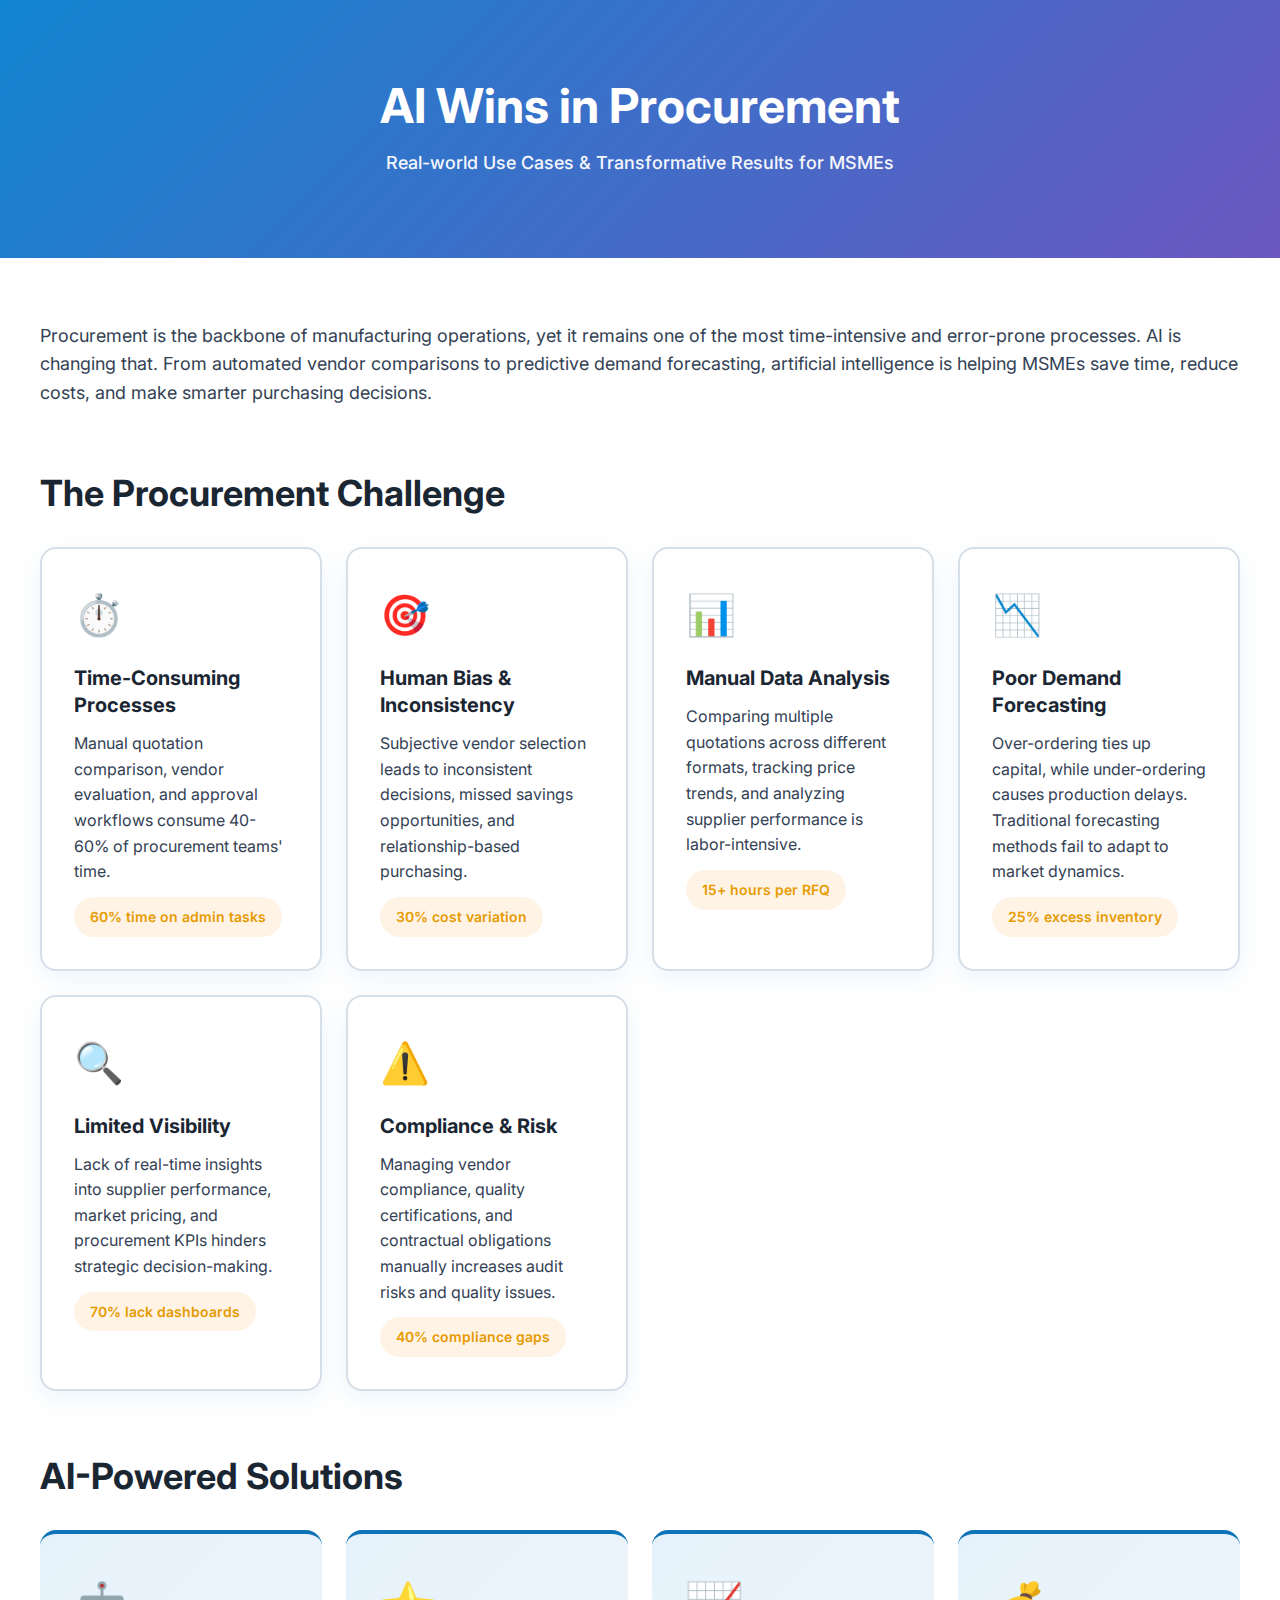
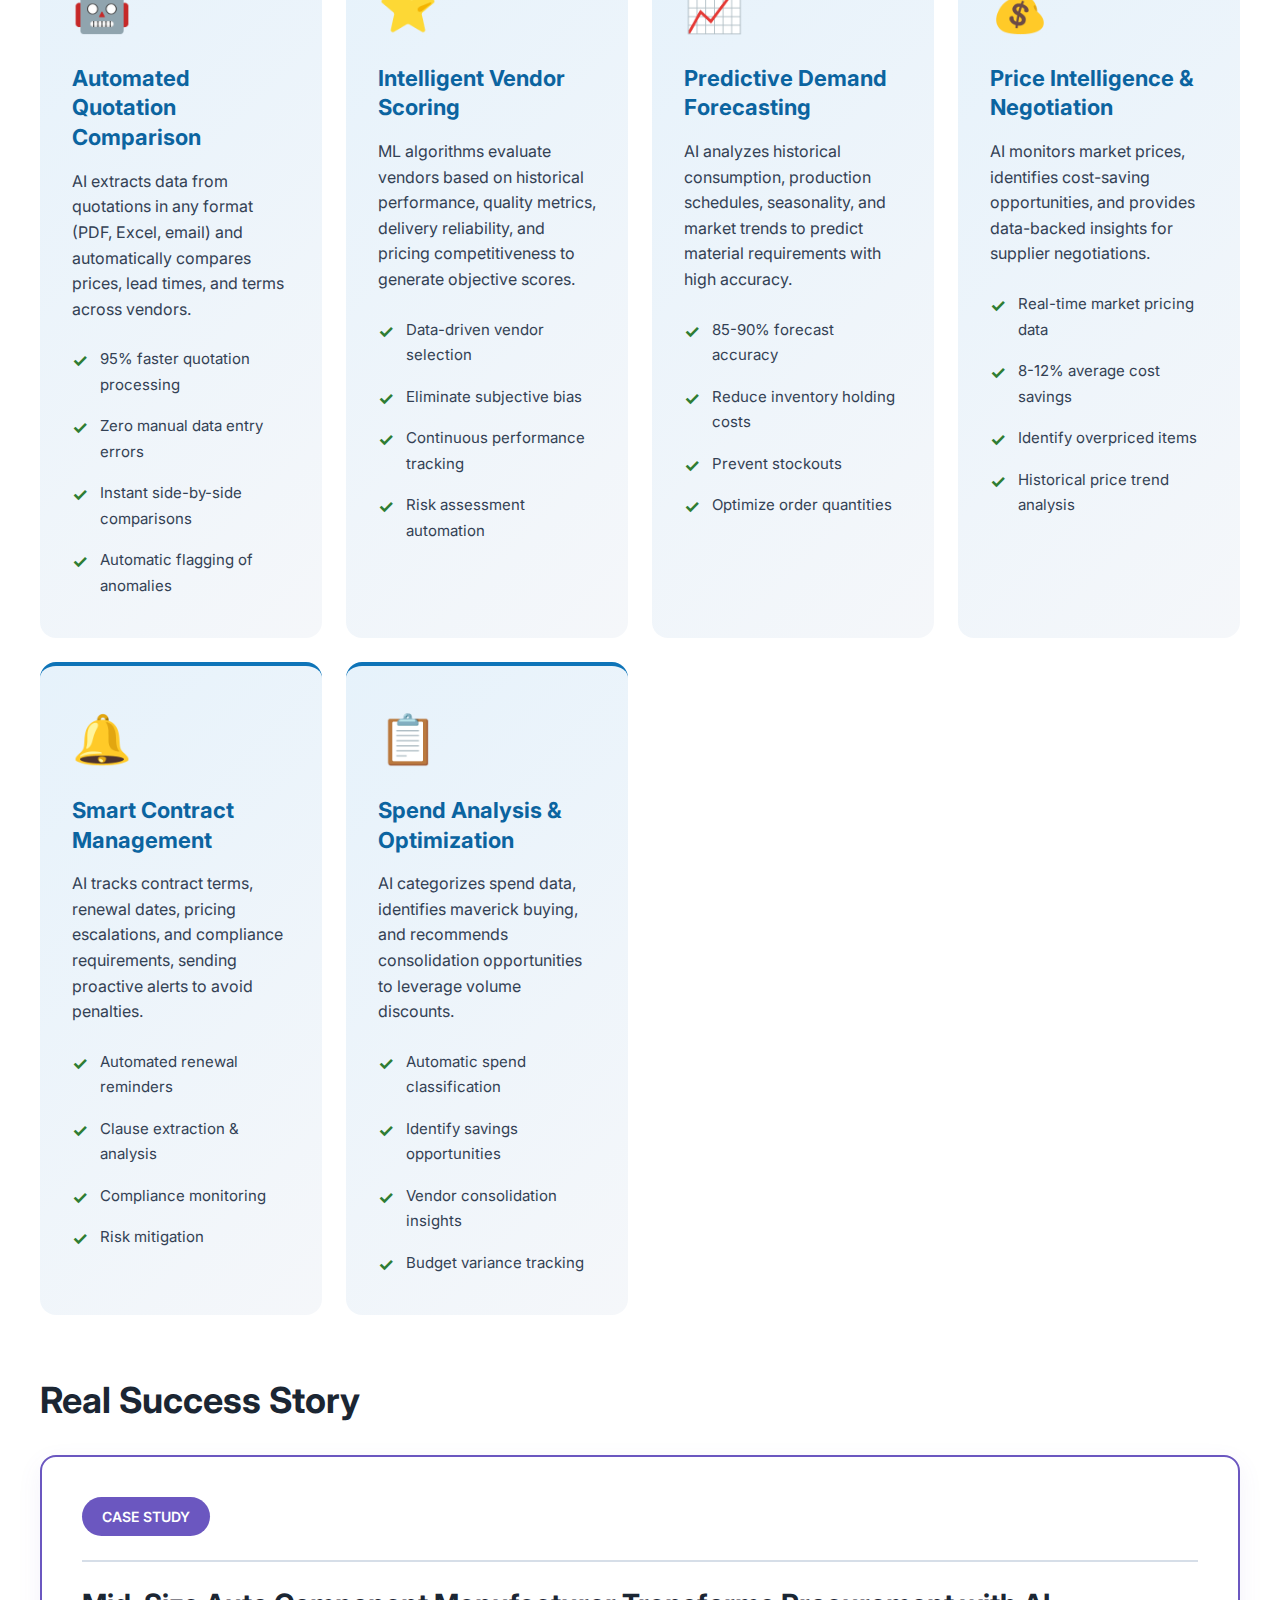
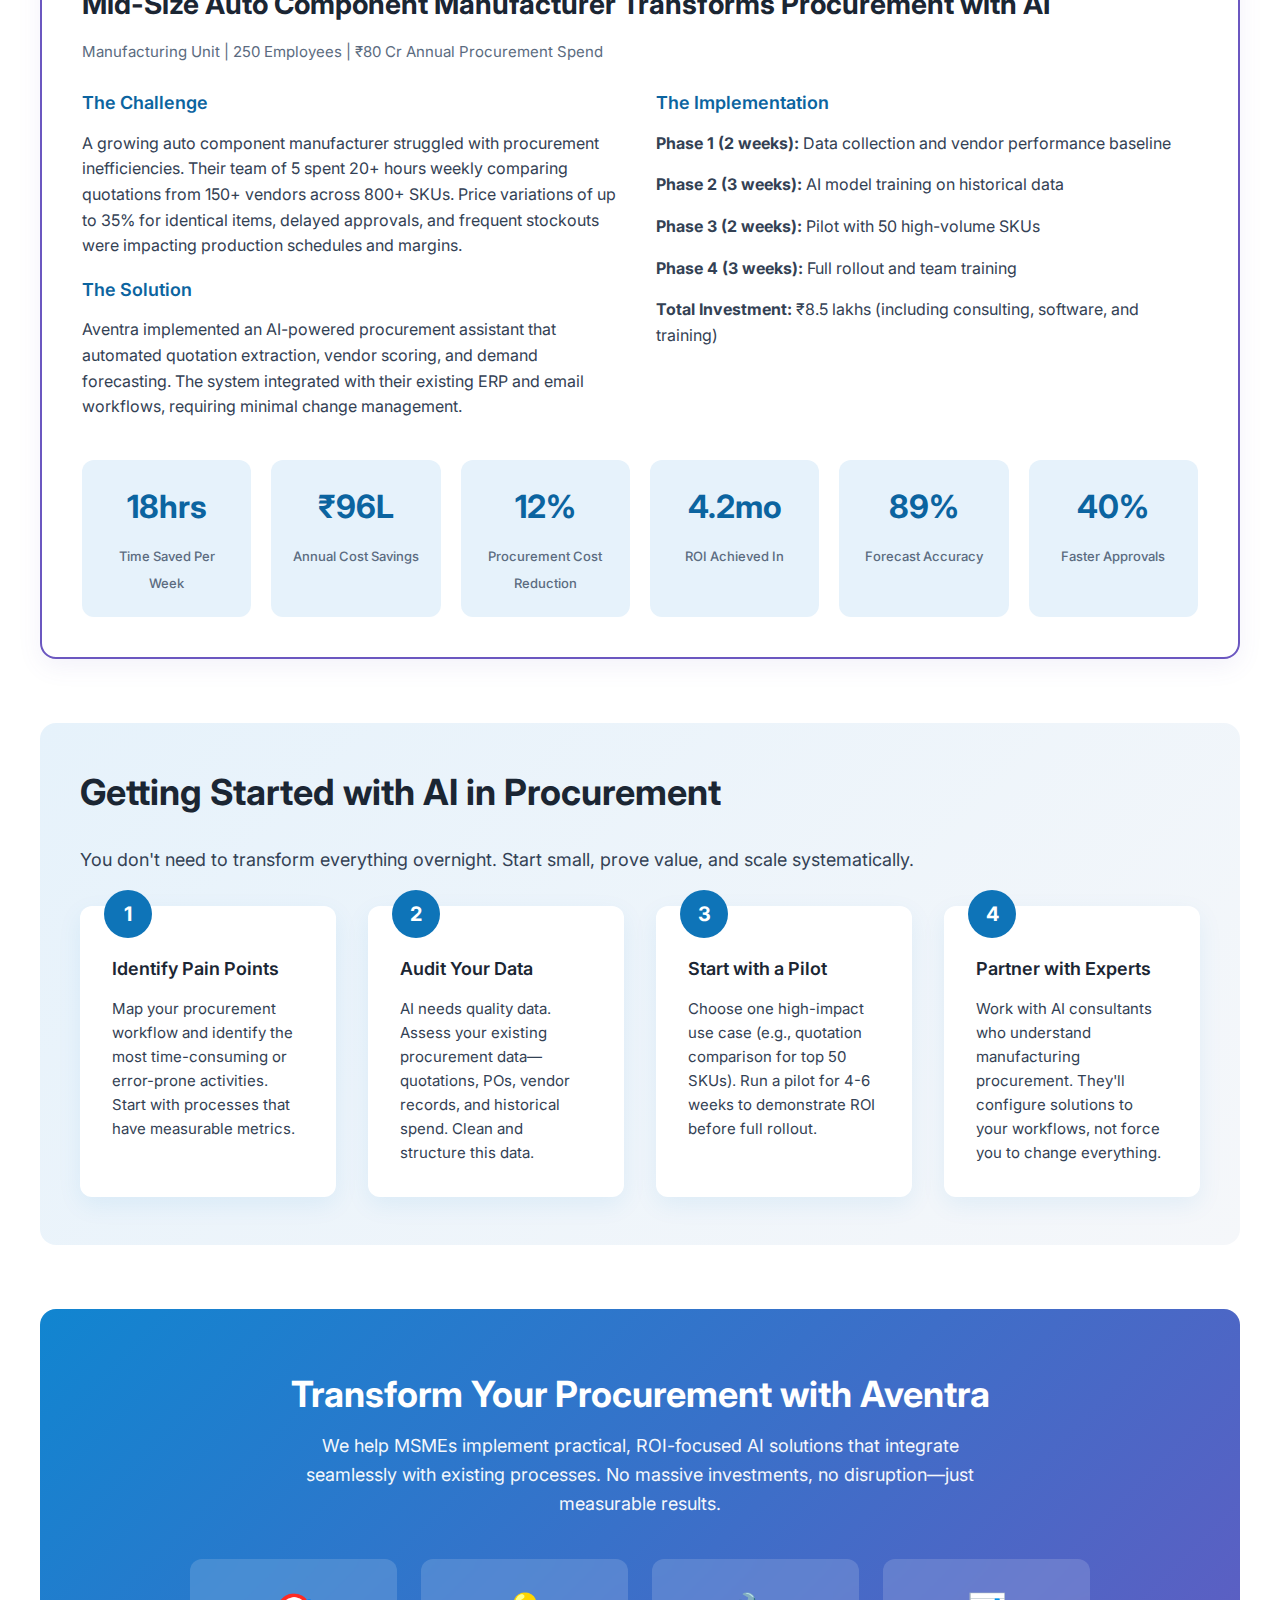
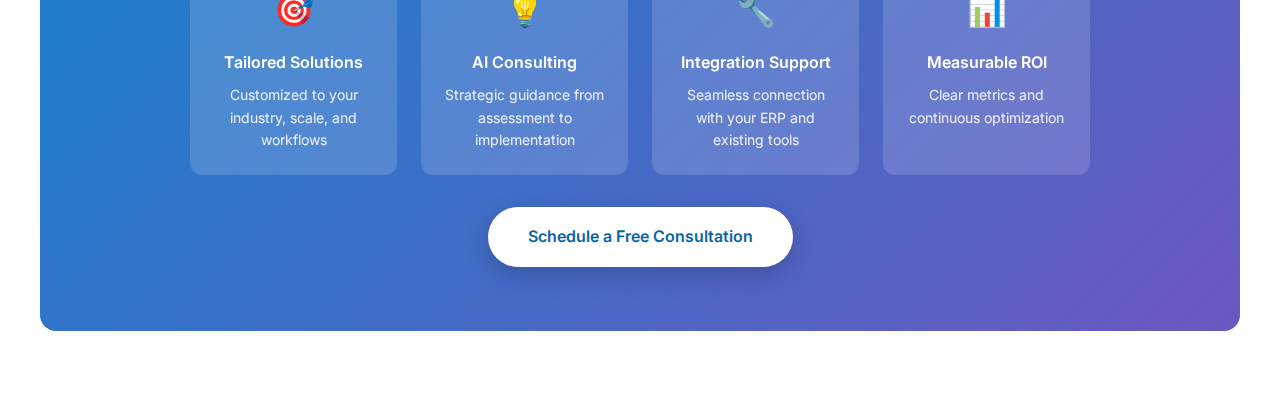
<file: extra/ai_procurement_guide.html>
<!DOCTYPE html>
<html lang="en">
<head>
    <meta charset="UTF-8">
    <meta name="viewport" content="width=device-width, initial-scale=1.0">
    <title>AI Wins in Procurement: Real-world Use Cases</title>
    <link rel="preconnect" href="https://fonts.googleapis.com">
    <link rel="preconnect" href="https://fonts.gstatic.com" crossorigin>
    <link href="https://fonts.googleapis.com/css2?family=Inter:wght@400;500;600;700&display=swap" rel="stylesheet">
    <style>
        :root {
            --primary-700: #0B64A0;
            --primary-600: #0E74B8;
            --primary-500: #1185D0;
            --primary-100: #E6F2FB;
            --secondary-700: #5A48A6;
            --secondary-600: #6B57C0;
            --secondary-100: #F0EDFB;
            --ink-900: #1B2633;
            --ink-700: #334154;
            --ink-500: #5B6B80;
            --ink-200: #D6DEE8;
            --ink-050: #F5F7FA;
            --success: #2E7D32;
            --warning: #E69B00;
            --error: #D32F2F;
            --info: #0288D1;
        }
        
        * {
            margin: 0;
            padding: 0;
            box-sizing: border-box;
        }
        
        body {
            font-family: 'Inter', system-ui, -apple-system, 'Segoe UI', Roboto, Arial, sans-serif;
            line-height: 1.7;
            color: var(--ink-700);
            background: var(--ink-050);
            font-size: 16px;
            font-weight: 400;
        }
        
        .container {
            max-width: 1280px;
            margin: 0 auto;
        }
        
        .header {
            background: linear-gradient(135deg, #1185D0 0%, #6B57C0 100%);
            color: white;
            padding: 80px 40px;
            text-align: center;
        }
        
        .header h1 {
            font-size: 48px;
            line-height: 1.1;
            margin-bottom: 16px;
            font-weight: 700;
            color: white;
        }
        
        .header p {
            font-size: 18px;
            line-height: 1.6;
            opacity: 0.95;
            font-weight: 500;
            max-width: 800px;
            margin: 0 auto;
        }
        
        .content {
            padding: 64px 40px;
            background: white;
        }
        
        .section {
            margin-bottom: 64px;
        }
        
        .section-title {
            font-size: 36px;
            line-height: 1.2;
            color: var(--ink-900);
            margin-bottom: 32px;
            font-weight: 700;
        }
        
        .intro-text {
            font-size: 18px;
            line-height: 1.6;
            color: var(--ink-700);
            margin-bottom: 32px;
        }
        
        .challenge-grid {
            display: grid;
            grid-template-columns: repeat(auto-fit, minmax(280px, 1fr));
            gap: 24px;
            margin: 32px 0;
        }
        
        .challenge-card {
            background: white;
            border-radius: 16px;
            padding: 32px;
            border: 2px solid var(--ink-200);
            box-shadow: 0 8px 24px rgba(17, 133, 208, 0.08);
            transition: all 0.3s ease;
        }
        
        .challenge-card:hover {
            transform: translateY(-4px);
            box-shadow: 0 12px 28px rgba(17, 133, 208, 0.12);
            border-color: var(--error);
        }
        
        .challenge-icon {
            font-size: 40px;
            margin-bottom: 16px;
            display: block;
        }
        
        .challenge-card h3 {
            color: var(--ink-900);
            font-size: 20px;
            line-height: 1.35;
            margin-bottom: 12px;
            font-weight: 700;
        }
        
        .challenge-card p {
            color: var(--ink-700);
            line-height: 1.6;
        }
        
        .stat {
            display: inline-block;
            background: #FFF3E6;
            color: var(--warning);
            padding: 8px 16px;
            border-radius: 999px;
            font-size: 14px;
            font-weight: 600;
            margin-top: 12px;
        }
        
        .usecase-grid {
            display: grid;
            grid-template-columns: repeat(auto-fit, minmax(280px, 1fr));
            gap: 24px;
            margin: 32px 0;
        }
        
        .usecase-card {
            background: linear-gradient(135deg, #E6F2FB 0%, #F5F7FA 100%);
            border-radius: 16px;
            padding: 32px;
            border-top: 4px solid var(--primary-600);
            transition: all 0.3s ease;
        }
        
        .usecase-card:hover {
            transform: translateY(-4px);
            box-shadow: 0 12px 28px rgba(17, 133, 208, 0.12);
        }
        
        .usecase-icon {
            font-size: 48px;
            margin-bottom: 16px;
            display: block;
        }
        
        .usecase-card h3 {
            color: var(--primary-700);
            font-size: 22px;
            line-height: 1.35;
            margin-bottom: 16px;
            font-weight: 700;
        }
        
        .usecase-card p {
            color: var(--ink-700);
            margin-bottom: 16px;
            line-height: 1.6;
        }
        
        .benefit-list {
            list-style: none;
            padding: 0;
            margin-top: 16px;
        }
        
        .benefit-list li {
            padding: 8px 0;
            padding-left: 28px;
            position: relative;
            color: var(--ink-700);
            font-size: 15px;
        }
        
        .benefit-list li:before {
            content: "✓";
            position: absolute;
            left: 0;
            color: var(--success);
            font-weight: 700;
            font-size: 18px;
        }
        
        .case-study {
            background: white;
            border-radius: 16px;
            padding: 40px;
            margin: 32px 0;
            border: 2px solid var(--secondary-600);
            box-shadow: 0 8px 24px rgba(107, 87, 192, 0.08);
        }
        
        .case-study-header {
            display: flex;
            align-items: center;
            gap: 16px;
            margin-bottom: 24px;
            padding-bottom: 24px;
            border-bottom: 2px solid var(--ink-200);
        }
        
        .case-study-badge {
            background: var(--secondary-600);
            color: white;
            padding: 8px 20px;
            border-radius: 999px;
            font-size: 14px;
            font-weight: 600;
        }
        
        .case-study h3 {
            color: var(--ink-900);
            font-size: 28px;
            line-height: 1.3;
            margin-bottom: 16px;
            font-weight: 700;
        }
        
        .case-study-meta {
            color: var(--ink-500);
            font-size: 15px;
            margin-bottom: 24px;
        }
        
        .case-study-content {
            display: grid;
            grid-template-columns: 1fr 1fr;
            gap: 32px;
            margin-top: 24px;
        }
        
        .case-study-section h4 {
            color: var(--primary-700);
            font-size: 18px;
            margin-bottom: 12px;
            font-weight: 600;
        }
        
        .case-study-section p {
            color: var(--ink-700);
            line-height: 1.6;
            margin-bottom: 16px;
        }
        
        .impact-metrics {
            display: grid;
            grid-template-columns: repeat(auto-fit, minmax(140px, 1fr));
            gap: 20px;
            margin-top: 24px;
        }
        
        .metric {
            text-align: center;
            padding: 20px;
            background: var(--primary-100);
            border-radius: 12px;
        }
        
        .metric-value {
            font-size: 32px;
            font-weight: 700;
            color: var(--primary-700);
            display: block;
            margin-bottom: 8px;
        }
        
        .metric-label {
            font-size: 13px;
            color: var(--ink-500);
            font-weight: 500;
        }
        
        .steps-section {
            background: linear-gradient(135deg, #E6F2FB 0%, #F5F7FA 100%);
            padding: 48px 40px;
            border-radius: 16px;
            margin: 48px 0;
        }
        
        .steps-grid {
            display: grid;
            grid-template-columns: repeat(auto-fit, minmax(240px, 1fr));
            gap: 32px;
            margin-top: 32px;
        }
        
        .step-card {
            background: white;
            padding: 32px;
            border-radius: 12px;
            box-shadow: 0 8px 24px rgba(17, 133, 208, 0.08);
            position: relative;
        }
        
        .step-number {
            position: absolute;
            top: -16px;
            left: 24px;
            width: 48px;
            height: 48px;
            background: var(--primary-600);
            color: white;
            border-radius: 50%;
            display: flex;
            align-items: center;
            justify-content: center;
            font-size: 20px;
            font-weight: 700;
        }
        
        .step-card h4 {
            color: var(--ink-900);
            font-size: 18px;
            margin-bottom: 12px;
            margin-top: 16px;
            font-weight: 600;
        }
        
        .step-card p {
            color: var(--ink-700);
            line-height: 1.6;
            font-size: 15px;
        }
        
        .cta-section {
            background: linear-gradient(135deg, #1185D0 0%, #6B57C0 100%);
            color: white;
            padding: 64px 48px;
            border-radius: 16px;
            text-align: center;
            margin-top: 64px;
        }
        
        .cta-section h3 {
            font-size: 36px;
            line-height: 1.2;
            margin-bottom: 16px;
            font-weight: 700;
            color: white;
        }
        
        .cta-section p {
            font-size: 18px;
            line-height: 1.6;
            margin-bottom: 32px;
            opacity: 0.95;
            max-width: 700px;
            margin-left: auto;
            margin-right: auto;
        }
        
        .cta-features {
            display: grid;
            grid-template-columns: repeat(auto-fit, minmax(200px, 1fr));
            gap: 24px;
            margin-top: 40px;
            max-width: 900px;
            margin-left: auto;
            margin-right: auto;
        }
        
        .cta-feature {
            background: rgba(255, 255, 255, 0.15);
            padding: 24px;
            border-radius: 12px;
            backdrop-filter: blur(10px);
        }
        
        .cta-feature-icon {
            font-size: 32px;
            margin-bottom: 12px;
            display: block;
        }
        
        .cta-feature h4 {
            font-size: 16px;
            font-weight: 600;
            margin-bottom: 8px;
            color: white;
        }
        
        .cta-feature p {
            font-size: 14px;
            opacity: 0.9;
            margin: 0;
        }
        
        .cta-button {
            display: inline-block;
            background: white;
            color: var(--primary-700);
            padding: 16px 40px;
            border-radius: 999px;
            font-size: 16px;
            font-weight: 600;
            text-decoration: none;
            margin-top: 32px;
            transition: all 0.3s ease;
            box-shadow: 0 8px 24px rgba(0, 0, 0, 0.2);
        }
        
        .cta-button:hover {
            transform: translateY(-2px);
            box-shadow: 0 12px 28px rgba(0, 0, 0, 0.3);
        }
        
        @media (max-width: 768px) {
            .header {
                padding: 48px 24px;
            }
            
            .header h1 {
                font-size: 32px;
            }
            
            .header p {
                font-size: 16px;
            }
            
            .content {
                padding: 48px 24px;
            }
            
            .section-title {
                font-size: 28px;
            }
            
            .intro-text {
                font-size: 16px;
            }
            
            .challenge-grid,
            .usecase-grid,
            .steps-grid {
                grid-template-columns: 1fr;
            }
            
            .case-study {
                padding: 24px;
            }
            
            .case-study h3 {
                font-size: 24px;
            }
            
            .case-study-content {
                grid-template-columns: 1fr;
                gap: 24px;
            }
            
            .steps-section {
                padding: 32px 24px;
            }
            
            .cta-section {
                padding: 48px 24px;
            }
            
            .cta-section h3 {
                font-size: 28px;
            }
            
            .cta-features {
                grid-template-columns: 1fr;
            }
        }
        
        @media (max-width: 640px) {
            .header h1 {
                font-size: 28px;
            }
            
            .section-title {
                font-size: 24px;
            }
            
            .impact-metrics {
                grid-template-columns: 1fr 1fr;
            }
            
            .metric-value {
                font-size: 28px;
            }
        }
    </style>
</head>
<body>
    <div class="container">
        <div class="header">
            <h1>AI Wins in Procurement</h1>
            <p>Real-world Use Cases & Transformative Results for MSMEs</p>
        </div>
        
        <div class="content">
            <!-- Introduction -->
            <div class="section">
                <p class="intro-text">
                    Procurement is the backbone of manufacturing operations, yet it remains one of the most time-intensive and error-prone processes. AI is changing that. From automated vendor comparisons to predictive demand forecasting, artificial intelligence is helping MSMEs save time, reduce costs, and make smarter purchasing decisions.
                </p>
            </div>
            
            <!-- Common Challenges -->
            <div class="section">
                <h2 class="section-title">The Procurement Challenge</h2>
                
                <div class="challenge-grid">
                    <div class="challenge-card">
                        <span class="challenge-icon">⏱️</span>
                        <h3>Time-Consuming Processes</h3>
                        <p>Manual quotation comparison, vendor evaluation, and approval workflows consume 40-60% of procurement teams' time.</p>
                        <span class="stat">60% time on admin tasks</span>
                    </div>
                    
                    <div class="challenge-card">
                        <span class="challenge-icon">🎯</span>
                        <h3>Human Bias & Inconsistency</h3>
                        <p>Subjective vendor selection leads to inconsistent decisions, missed savings opportunities, and relationship-based purchasing.</p>
                        <span class="stat">30% cost variation</span>
                    </div>
                    
                    <div class="challenge-card">
                        <span class="challenge-icon">📊</span>
                        <h3>Manual Data Analysis</h3>
                        <p>Comparing multiple quotations across different formats, tracking price trends, and analyzing supplier performance is labor-intensive.</p>
                        <span class="stat">15+ hours per RFQ</span>
                    </div>
                    
                    <div class="challenge-card">
                        <span class="challenge-icon">📉</span>
                        <h3>Poor Demand Forecasting</h3>
                        <p>Over-ordering ties up capital, while under-ordering causes production delays. Traditional forecasting methods fail to adapt to market dynamics.</p>
                        <span class="stat">25% excess inventory</span>
                    </div>
                    
                    <div class="challenge-card">
                        <span class="challenge-icon">🔍</span>
                        <h3>Limited Visibility</h3>
                        <p>Lack of real-time insights into supplier performance, market pricing, and procurement KPIs hinders strategic decision-making.</p>
                        <span class="stat">70% lack dashboards</span>
                    </div>
                    
                    <div class="challenge-card">
                        <span class="challenge-icon">⚠️</span>
                        <h3>Compliance & Risk</h3>
                        <p>Managing vendor compliance, quality certifications, and contractual obligations manually increases audit risks and quality issues.</p>
                        <span class="stat">40% compliance gaps</span>
                    </div>
                </div>
            </div>
            
            <!-- AI Use Cases -->
            <div class="section">
                <h2 class="section-title">AI-Powered Solutions</h2>
                
                <div class="usecase-grid">
                    <div class="usecase-card">
                        <span class="usecase-icon">🤖</span>
                        <h3>Automated Quotation Comparison</h3>
                        <p>AI extracts data from quotations in any format (PDF, Excel, email) and automatically compares prices, lead times, and terms across vendors.</p>
                        <ul class="benefit-list">
                            <li>95% faster quotation processing</li>
                            <li>Zero manual data entry errors</li>
                            <li>Instant side-by-side comparisons</li>
                            <li>Automatic flagging of anomalies</li>
                        </ul>
                    </div>
                    
                    <div class="usecase-card">
                        <span class="usecase-icon">⭐</span>
                        <h3>Intelligent Vendor Scoring</h3>
                        <p>ML algorithms evaluate vendors based on historical performance, quality metrics, delivery reliability, and pricing competitiveness to generate objective scores.</p>
                        <ul class="benefit-list">
                            <li>Data-driven vendor selection</li>
                            <li>Eliminate subjective bias</li>
                            <li>Continuous performance tracking</li>
                            <li>Risk assessment automation</li>
                        </ul>
                    </div>
                    
                    <div class="usecase-card">
                        <span class="usecase-icon">📈</span>
                        <h3>Predictive Demand Forecasting</h3>
                        <p>AI analyzes historical consumption, production schedules, seasonality, and market trends to predict material requirements with high accuracy.</p>
                        <ul class="benefit-list">
                            <li>85-90% forecast accuracy</li>
                            <li>Reduce inventory holding costs</li>
                            <li>Prevent stockouts</li>
                            <li>Optimize order quantities</li>
                        </ul>
                    </div>
                    
                    <div class="usecase-card">
                        <span class="usecase-icon">💰</span>
                        <h3>Price Intelligence & Negotiation</h3>
                        <p>AI monitors market prices, identifies cost-saving opportunities, and provides data-backed insights for supplier negotiations.</p>
                        <ul class="benefit-list">
                            <li>Real-time market pricing data</li>
                            <li>8-12% average cost savings</li>
                            <li>Identify overpriced items</li>
                            <li>Historical price trend analysis</li>
                        </ul>
                    </div>
                    
                    <div class="usecase-card">
                        <span class="usecase-icon">🔔</span>
                        <h3>Smart Contract Management</h3>
                        <p>AI tracks contract terms, renewal dates, pricing escalations, and compliance requirements, sending proactive alerts to avoid penalties.</p>
                        <ul class="benefit-list">
                            <li>Automated renewal reminders</li>
                            <li>Clause extraction & analysis</li>
                            <li>Compliance monitoring</li>
                            <li>Risk mitigation</li>
                        </ul>
                    </div>
                    
                    <div class="usecase-card">
                        <span class="usecase-icon">📋</span>
                        <h3>Spend Analysis & Optimization</h3>
                        <p>AI categorizes spend data, identifies maverick buying, and recommends consolidation opportunities to leverage volume discounts.</p>
                        <ul class="benefit-list">
                            <li>Automatic spend classification</li>
                            <li>Identify savings opportunities</li>
                            <li>Vendor consolidation insights</li>
                            <li>Budget variance tracking</li>
                        </ul>
                    </div>
                </div>
            </div>
            
            <!-- Case Study -->
            <div class="section">
                <h2 class="section-title">Real Success Story</h2>
                
                <div class="case-study">
                    <div class="case-study-header">
                        <span class="case-study-badge">CASE STUDY</span>
                    </div>
                    
                    <h3>Mid-Size Auto Component Manufacturer Transforms Procurement with AI</h3>
                    <p class="case-study-meta">Manufacturing Unit | 250 Employees | ₹80 Cr Annual Procurement Spend</p>
                    
                    <div class="case-study-content">
                        <div class="case-study-section">
                            <h4>The Challenge</h4>
                            <p>A growing auto component manufacturer struggled with procurement inefficiencies. Their team of 5 spent 20+ hours weekly comparing quotations from 150+ vendors across 800+ SKUs. Price variations of up to 35% for identical items, delayed approvals, and frequent stockouts were impacting production schedules and margins.</p>
                            
                            <h4>The Solution</h4>
                            <p>Aventra implemented an AI-powered procurement assistant that automated quotation extraction, vendor scoring, and demand forecasting. The system integrated with their existing ERP and email workflows, requiring minimal change management.</p>
                        </div>
                        
                        <div class="case-study-section">
                            <h4>The Implementation</h4>
                            <p><strong>Phase 1 (2 weeks):</strong> Data collection and vendor performance baseline</p>
                            <p><strong>Phase 2 (3 weeks):</strong> AI model training on historical data</p>
                            <p><strong>Phase 3 (2 weeks):</strong> Pilot with 50 high-volume SKUs</p>
                            <p><strong>Phase 4 (3 weeks):</strong> Full rollout and team training</p>
                            <p style="margin-top: 16px;"><strong>Total Investment:</strong> ₹8.5 lakhs (including consulting, software, and training)</p>
                        </div>
                    </div>
                    
                    <div class="impact-metrics">
                        <div class="metric">
                            <span class="metric-value">18hrs</span>
                            <span class="metric-label">Time Saved Per Week</span>
                        </div>
                        <div class="metric">
                            <span class="metric-value">₹96L</span>
                            <span class="metric-label">Annual Cost Savings</span>
                        </div>
                        <div class="metric">
                            <span class="metric-value">12%</span>
                            <span class="metric-label">Procurement Cost Reduction</span>
                        </div>
                        <div class="metric">
                            <span class="metric-value">4.2mo</span>
                            <span class="metric-label">ROI Achieved In</span>
                        </div>
                        <div class="metric">
                            <span class="metric-value">89%</span>
                            <span class="metric-label">Forecast Accuracy</span>
                        </div>
                        <div class="metric">
                            <span class="metric-value">40%</span>
                            <span class="metric-label">Faster Approvals</span>
                        </div>
                    </div>
                </div>
            </div>
            
            <!-- Steps to Get Started -->
            <div class="steps-section">
                <h2 class="section-title">Getting Started with AI in Procurement</h2>
                <p class="intro-text">You don't need to transform everything overnight. Start small, prove value, and scale systematically.</p>
                
                <div class="steps-grid">
                    <div class="step-card">
                        <div class="step-number">1</div>
                        <h4>Identify Pain Points</h4>
                        <p>Map your procurement workflow and identify the most time-consuming or error-prone activities. Start with processes that have measurable metrics.</p>
                    </div>
                    
                    <div class="step-card">
                        <div class="step-number">2</div>
                        <h4>Audit Your Data</h4>
                        <p>AI needs quality data. Assess your existing procurement data—quotations, POs, vendor records, and historical spend. Clean and structure this data.</p>
                    </div>
                    
                    <div class="step-card">
                        <div class="step-number">3</div>
                        <h4>Start with a Pilot</h4>
                        <p>Choose one high-impact use case (e.g., quotation comparison for top 50 SKUs). Run a pilot for 4-6 weeks to demonstrate ROI before full rollout.</p>
                    </div>
                    
                    <div class="step-card">
                        <div class="step-number">4</div>
                        <h4>Partner with Experts</h4>
                        <p>Work with AI consultants who understand manufacturing procurement. They'll configure solutions to your workflows, not force you to change everything.</p>
                    </div>
                </div>
            </div>
            
            <!-- CTA Section -->
            <div class="cta-section">
                <h3>Transform Your Procurement with Aventra</h3>
                <p>We help MSMEs implement practical, ROI-focused AI solutions that integrate seamlessly with existing processes. No massive investments, no disruption—just measurable results.</p>
                
                <div class="cta-features">
                    <div class="cta-feature">
                        <span class="cta-feature-icon">🎯</span>
                        <h4>Tailored Solutions</h4>
                        <p>Customized to your industry, scale, and workflows</p>
                    </div>
                    
                    <div class="cta-feature">
                        <span class="cta-feature-icon">💡</span>
                        <h4>AI Consulting</h4>
                        <p>Strategic guidance from assessment to implementation</p>
                    </div>
                    
                    <div class="cta-feature">
                        <span class="cta-feature-icon">🔧</span>
                        <h4>Integration Support</h4>
                        <p>Seamless connection with your ERP and existing tools</p>
                    </div>
                    
                    <div class="cta-feature">
                        <span class="cta-feature-icon">📊</span>
                        <h4>Measurable ROI</h4>
                        <p>Clear metrics and continuous optimization</p>
                    </div>
                </div>
                
                <a href="#contact" class="cta-button">Schedule a Free Consultation</a>
            </div>
        </div>
    </div>
</body>
</html>
</file>
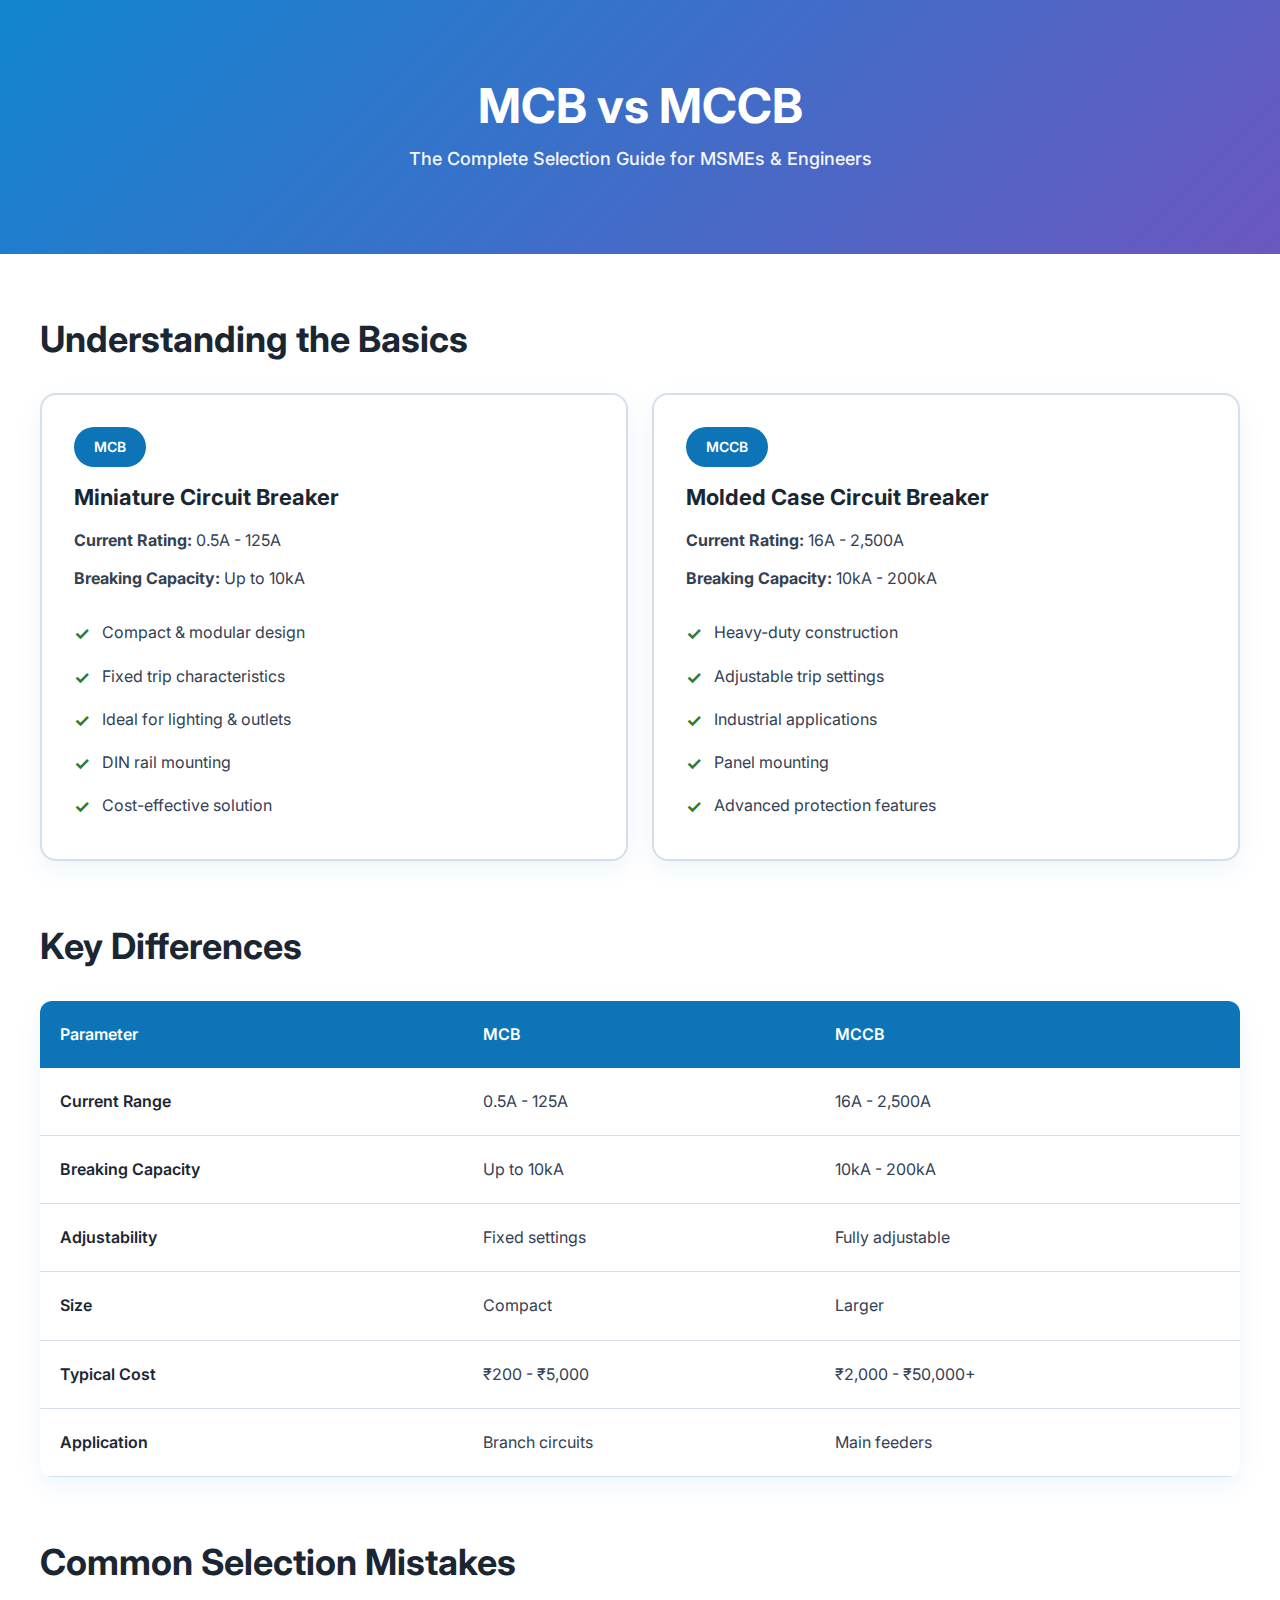
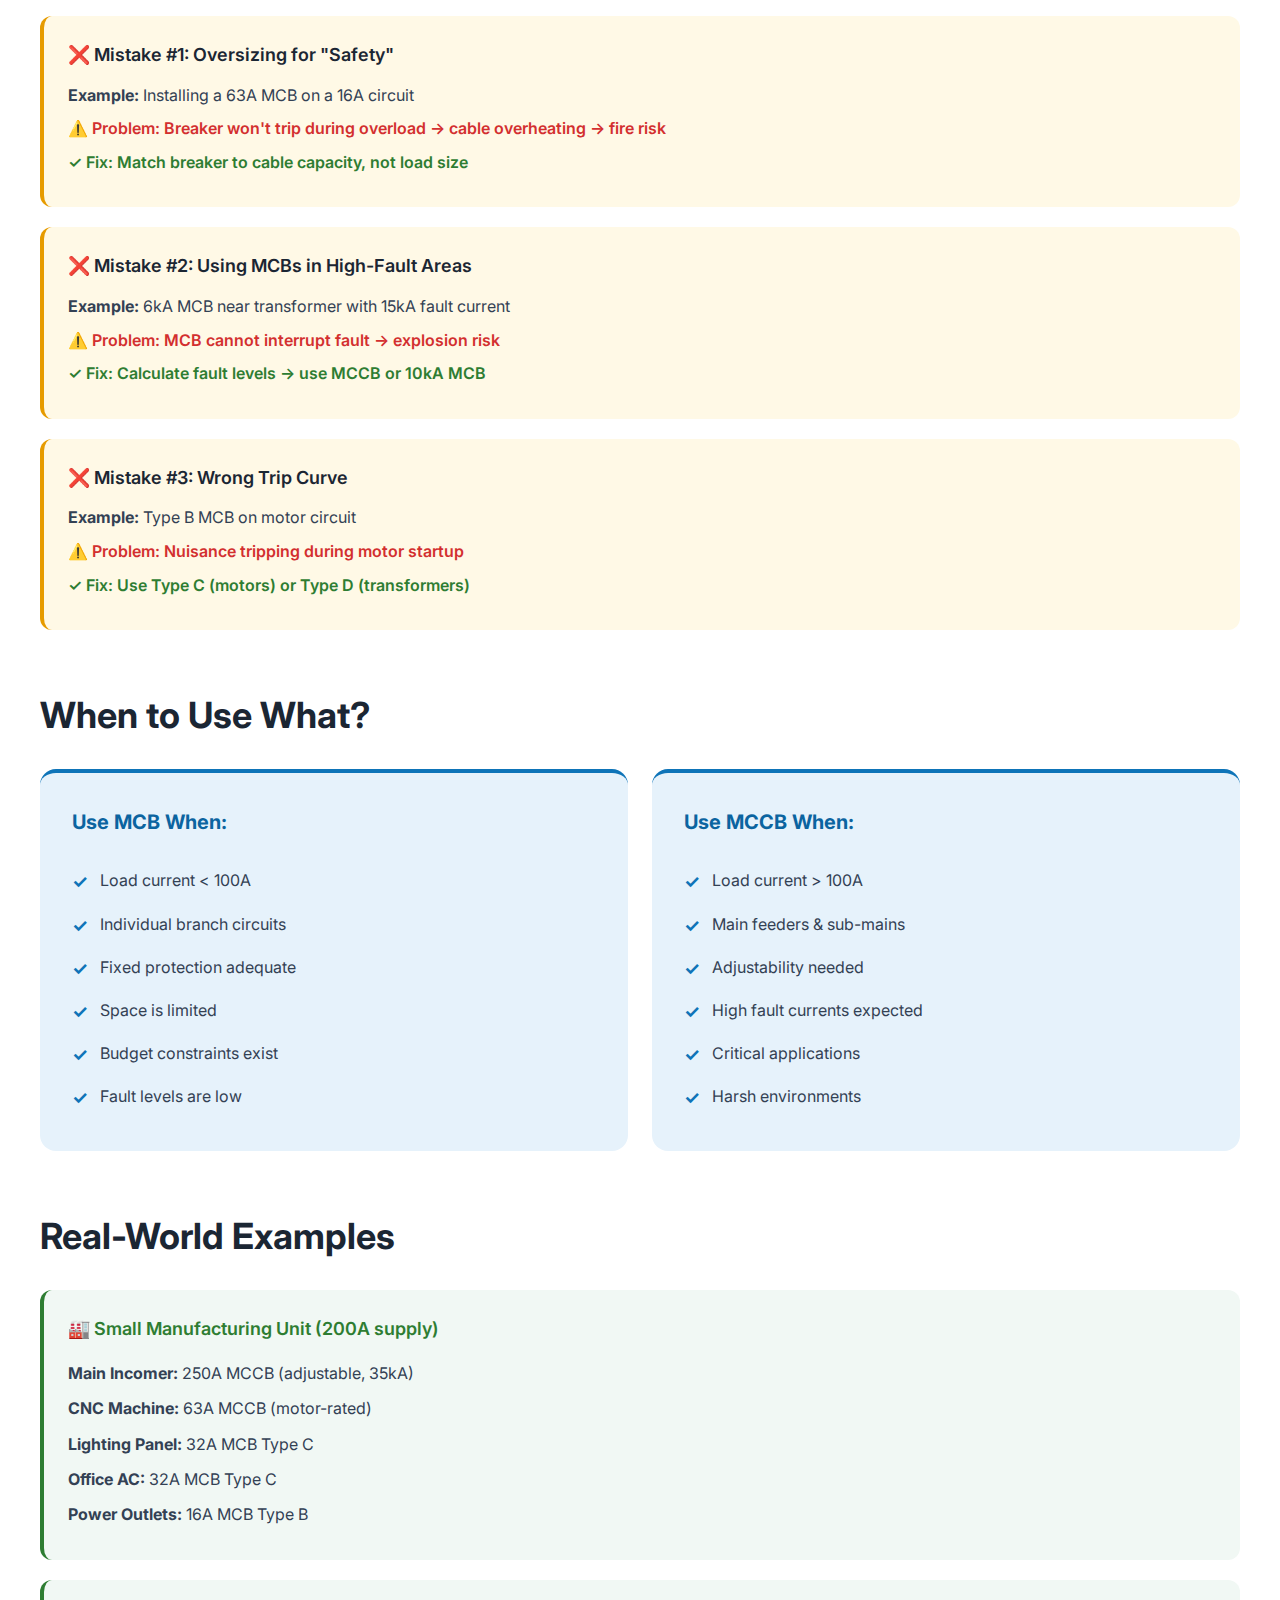
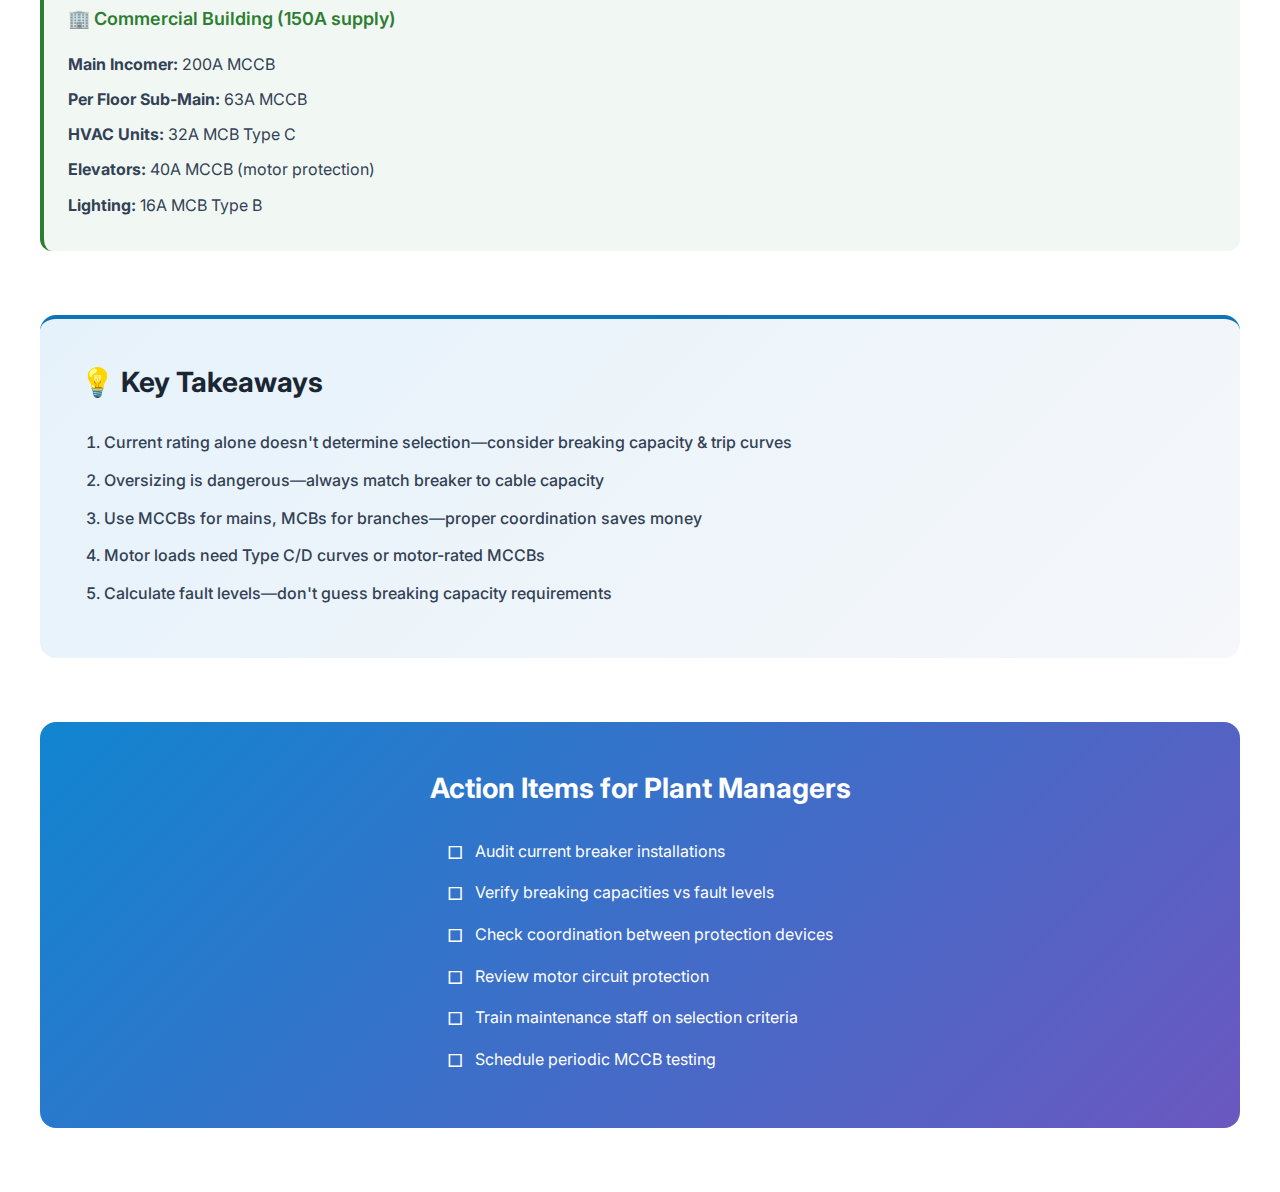
<file: extra/mcb_mccb_guide.html>
<!DOCTYPE html>
<html lang="en">
<head>
    <meta charset="UTF-8">
    <meta name="viewport" content="width=device-width, initial-scale=1.0">
    <title>MCB vs MCCB: Complete Selection Guide</title>
    <link rel="preconnect" href="https://fonts.googleapis.com">
    <link rel="preconnect" href="https://fonts.gstatic.com" crossorigin>
    <link href="https://fonts.googleapis.com/css2?family=Inter:wght@400;500;600;700&display=swap" rel="stylesheet">
    <style>
        :root {
            --primary-700: #0B64A0;
            --primary-600: #0E74B8;
            --primary-500: #1185D0;
            --primary-100: #E6F2FB;
            --secondary-700: #5A48A6;
            --secondary-600: #6B57C0;
            --secondary-100: #F0EDFB;
            --ink-900: #1B2633;
            --ink-700: #334154;
            --ink-500: #5B6B80;
            --ink-200: #D6DEE8;
            --ink-050: #F5F7FA;
            --success: #2E7D32;
            --warning: #E69B00;
            --error: #D32F2F;
            --info: #0288D1;
        }
        
        * {
            margin: 0;
            padding: 0;
            box-sizing: border-box;
        }
        
        body {
            font-family: 'Inter', system-ui, -apple-system, 'Segoe UI', Roboto, Arial, sans-serif;
            line-height: 1.7;
            color: var(--ink-700);
            background: var(--ink-050);
            font-size: 16px;
            font-weight: 400;
        }
        
        .container {
            max-width: 1280px;
            margin: 0 auto;
        }
        
        .header {
            background: linear-gradient(135deg, #1185D0 0%, #6B57C0 100%);
            color: white;
            padding: 80px 40px;
            text-align: center;
        }
        
        .header h1 {
            font-size: 48px;
            line-height: 1.1;
            margin-bottom: 12px;
            font-weight: 700;
            color: white;
        }
        
        .header p {
            font-size: 18px;
            line-height: 1.6;
            opacity: 0.95;
            font-weight: 500;
        }
        
        .content {
            padding: 64px 40px;
            background: white;
        }
        
        .section {
            margin-bottom: 64px;
        }
        
        .section-title {
            font-size: 36px;
            line-height: 1.2;
            color: var(--ink-900);
            margin-bottom: 32px;
            font-weight: 700;
        }
        
        .cards {
            display: grid;
            grid-template-columns: repeat(auto-fit, minmax(280px, 1fr));
            gap: 24px;
            margin: 32px 0;
        }
        
        .card {
            background: white;
            border-radius: 16px;
            padding: 32px;
            transition: all 0.3s ease;
            border: 2px solid var(--ink-200);
            box-shadow: 0 8px 24px rgba(17, 133, 208, 0.08);
        }
        
        .card:hover {
            transform: translateY(-4px);
            box-shadow: 0 12px 28px rgba(17, 133, 208, 0.12);
            border-color: var(--primary-500);
        }
        
        .card h3 {
            color: var(--ink-900);
            font-size: 22px;
            line-height: 1.35;
            margin-bottom: 16px;
            font-weight: 700;
        }
        
        .card-label {
            display: inline-block;
            background: var(--primary-600);
            color: white;
            padding: 8px 20px;
            border-radius: 999px;
            font-size: 14px;
            margin-bottom: 16px;
            font-weight: 600;
        }
        
        .card p {
            color: var(--ink-700);
            margin: 12px 0;
            line-height: 1.6;
        }
        
        .feature-list {
            list-style: none;
            padding: 0;
            margin-top: 20px;
        }
        
        .feature-list li {
            padding: 8px 0;
            padding-left: 28px;
            position: relative;
            color: var(--ink-700);
        }
        
        .feature-list li:before {
            content: "✓";
            position: absolute;
            left: 0;
            color: var(--success);
            font-weight: 700;
            font-size: 18px;
        }
        
        .comparison-table {
            width: 100%;
            border-collapse: collapse;
            margin: 32px 0;
            background: white;
            border-radius: 12px;
            overflow: hidden;
            box-shadow: 0 8px 24px rgba(17, 133, 208, 0.08);
        }
        
        .comparison-table th {
            background: var(--primary-600);
            color: white;
            padding: 20px;
            text-align: left;
            font-weight: 600;
            font-size: 16px;
        }
        
        .comparison-table td {
            padding: 20px;
            border-bottom: 1px solid var(--ink-200);
            color: var(--ink-700);
        }
        
        .comparison-table tr:hover {
            background: var(--primary-100);
        }
        
        .comparison-table td:first-child {
            font-weight: 600;
            color: var(--ink-900);
        }
        
        .mistake-box {
            background: #FFF9E6;
            border-left: 4px solid var(--warning);
            padding: 24px;
            margin: 20px 0;
            border-radius: 12px;
        }
        
        .mistake-box h4 {
            color: var(--ink-900);
            margin-bottom: 12px;
            font-size: 18px;
            font-weight: 600;
        }
        
        .mistake-box p {
            margin: 8px 0;
            line-height: 1.6;
        }
        
        .mistake-box .problem {
            color: var(--error);
            font-weight: 600;
        }
        
        .mistake-box .fix {
            color: var(--success);
            font-weight: 600;
        }
        
        .checklist {
            display: grid;
            grid-template-columns: repeat(auto-fit, minmax(280px, 1fr));
            gap: 24px;
            margin: 32px 0;
        }
        
        .checklist-box {
            background: var(--primary-100);
            padding: 32px;
            border-radius: 16px;
            border-top: 4px solid var(--primary-600);
        }
        
        .checklist-box h4 {
            color: var(--primary-700);
            margin-bottom: 20px;
            font-size: 20px;
            font-weight: 700;
        }
        
        .checklist-box ul {
            list-style: none;
        }
        
        .checklist-box li {
            padding: 8px 0;
            padding-left: 28px;
            position: relative;
            color: var(--ink-700);
        }
        
        .checklist-box li:before {
            content: "✓";
            position: absolute;
            left: 0;
            color: var(--primary-600);
            font-weight: 700;
            font-size: 18px;
        }
        
        .example-box {
            background: #F1F8F4;
            padding: 24px;
            border-radius: 12px;
            margin: 20px 0;
            border-left: 4px solid var(--success);
        }
        
        .example-box h4 {
            color: var(--success);
            margin-bottom: 16px;
            font-size: 18px;
            font-weight: 600;
        }
        
        .example-box p {
            margin: 8px 0;
            color: var(--ink-700);
        }
        
        .key-takeaway {
            background: linear-gradient(135deg, #E6F2FB 0%, #F5F7FA 100%);
            padding: 40px;
            border-radius: 16px;
            margin: 48px 0;
            border-top: 4px solid var(--primary-600);
        }
        
        .key-takeaway h3 {
            color: var(--ink-900);
            margin-bottom: 24px;
            font-size: 28px;
            font-weight: 700;
        }
        
        .key-takeaway ol {
            padding-left: 24px;
        }
        
        .key-takeaway li {
            margin: 12px 0;
            font-weight: 500;
            color: var(--ink-700);
            line-height: 1.6;
        }
        
        .cta-box {
            background: linear-gradient(135deg, #1185D0 0%, #6B57C0 100%);
            color: white;
            padding: 48px 40px;
            border-radius: 16px;
            text-align: center;
            margin-top: 64px;
        }
        
        .cta-box h3 {
            font-size: 28px;
            line-height: 1.3;
            margin-bottom: 24px;
            font-weight: 700;
            color: white;
        }
        
        .cta-box ul {
            list-style: none;
            display: inline-block;
            text-align: left;
            max-width: 600px;
        }
        
        .cta-box li {
            padding: 8px 0;
            padding-left: 28px;
            position: relative;
            line-height: 1.6;
        }
        
        .cta-box li:before {
            content: "□";
            position: absolute;
            left: 0;
            font-size: 18px;
        }
        
        @media (max-width: 768px) {
            .header {
                padding: 48px 24px;
            }
            
            .header h1 {
                font-size: 32px;
            }
            
            .header p {
                font-size: 16px;
            }
            
            .content {
                padding: 48px 24px;
            }
            
            .section-title {
                font-size: 28px;
            }
            
            .cards, .checklist {
                grid-template-columns: 1fr;
            }
            
            .card, .checklist-box {
                padding: 24px;
            }
            
            .comparison-table {
                font-size: 14px;
            }
            
            .comparison-table th,
            .comparison-table td {
                padding: 12px;
            }
        }
        
        @media (max-width: 640px) {
            .header h1 {
                font-size: 28px;
            }
            
            .section-title {
                font-size: 24px;
            }
            
            .key-takeaway {
                padding: 24px;
            }
            
            .cta-box {
                padding: 32px 24px;
            }
        }
    </style>
</head>
<body>
    <div class="container">
        <div class="header">
            <h1>MCB vs MCCB</h1>
            <p>The Complete Selection Guide for MSMEs & Engineers</p>
        </div>
        
        <div class="content">
            <!-- Understanding Basics -->
            <div class="section">
                <h2 class="section-title">Understanding the Basics</h2>
                
                <div class="cards">
                    <div class="card">
                        <div class="card-label">MCB</div>
                        <h3>Miniature Circuit Breaker</h3>
                        <p><strong>Current Rating:</strong> 0.5A - 125A</p>
                        <p><strong>Breaking Capacity:</strong> Up to 10kA</p>
                        <ul class="feature-list">
                            <li>Compact & modular design</li>
                            <li>Fixed trip characteristics</li>
                            <li>Ideal for lighting & outlets</li>
                            <li>DIN rail mounting</li>
                            <li>Cost-effective solution</li>
                        </ul>
                    </div>
                    
                    <div class="card">
                        <div class="card-label">MCCB</div>
                        <h3>Molded Case Circuit Breaker</h3>
                        <p><strong>Current Rating:</strong> 16A - 2,500A</p>
                        <p><strong>Breaking Capacity:</strong> 10kA - 200kA</p>
                        <ul class="feature-list">
                            <li>Heavy-duty construction</li>
                            <li>Adjustable trip settings</li>
                            <li>Industrial applications</li>
                            <li>Panel mounting</li>
                            <li>Advanced protection features</li>
                        </ul>
                    </div>
                </div>
            </div>
            
            <!-- Comparison Table -->
            <div class="section">
                <h2 class="section-title">Key Differences</h2>
                <table class="comparison-table">
                    <thead>
                        <tr>
                            <th>Parameter</th>
                            <th>MCB</th>
                            <th>MCCB</th>
                        </tr>
                    </thead>
                    <tbody>
                        <tr>
                            <td>Current Range</td>
                            <td>0.5A - 125A</td>
                            <td>16A - 2,500A</td>
                        </tr>
                        <tr>
                            <td>Breaking Capacity</td>
                            <td>Up to 10kA</td>
                            <td>10kA - 200kA</td>
                        </tr>
                        <tr>
                            <td>Adjustability</td>
                            <td>Fixed settings</td>
                            <td>Fully adjustable</td>
                        </tr>
                        <tr>
                            <td>Size</td>
                            <td>Compact</td>
                            <td>Larger</td>
                        </tr>
                        <tr>
                            <td>Typical Cost</td>
                            <td>₹200 - ₹5,000</td>
                            <td>₹2,000 - ₹50,000+</td>
                        </tr>
                        <tr>
                            <td>Application</td>
                            <td>Branch circuits</td>
                            <td>Main feeders</td>
                        </tr>
                    </tbody>
                </table>
            </div>
            
            <!-- Common Mistakes -->
            <div class="section">
                <h2 class="section-title">Common Selection Mistakes</h2>
                
                <div class="mistake-box">
                    <h4>❌ Mistake #1: Oversizing for "Safety"</h4>
                    <p><strong>Example:</strong> Installing a 63A MCB on a 16A circuit</p>
                    <p class="problem">⚠️ Problem: Breaker won't trip during overload → cable overheating → fire risk</p>
                    <p class="fix">✓ Fix: Match breaker to cable capacity, not load size</p>
                </div>
                
                <div class="mistake-box">
                    <h4>❌ Mistake #2: Using MCBs in High-Fault Areas</h4>
                    <p><strong>Example:</strong> 6kA MCB near transformer with 15kA fault current</p>
                    <p class="problem">⚠️ Problem: MCB cannot interrupt fault → explosion risk</p>
                    <p class="fix">✓ Fix: Calculate fault levels → use MCCB or 10kA MCB</p>
                </div>
                
                <div class="mistake-box">
                    <h4>❌ Mistake #3: Wrong Trip Curve</h4>
                    <p><strong>Example:</strong> Type B MCB on motor circuit</p>
                    <p class="problem">⚠️ Problem: Nuisance tripping during motor startup</p>
                    <p class="fix">✓ Fix: Use Type C (motors) or Type D (transformers)</p>
                </div>
            </div>
            
            <!-- Selection Checklist -->
            <div class="section">
                <h2 class="section-title">When to Use What?</h2>
                
                <div class="checklist">
                    <div class="checklist-box">
                        <h4>Use MCB When:</h4>
                        <ul>
                            <li>Load current < 100A</li>
                            <li>Individual branch circuits</li>
                            <li>Fixed protection adequate</li>
                            <li>Space is limited</li>
                            <li>Budget constraints exist</li>
                            <li>Fault levels are low</li>
                        </ul>
                    </div>
                    
                    <div class="checklist-box">
                        <h4>Use MCCB When:</h4>
                        <ul>
                            <li>Load current > 100A</li>
                            <li>Main feeders & sub-mains</li>
                            <li>Adjustability needed</li>
                            <li>High fault currents expected</li>
                            <li>Critical applications</li>
                            <li>Harsh environments</li>
                        </ul>
                    </div>
                </div>
            </div>
            
            <!-- Real Examples -->
            <div class="section">
                <h2 class="section-title">Real-World Examples</h2>
                
                <div class="example-box">
                    <h4>🏭 Small Manufacturing Unit (200A supply)</h4>
                    <p><strong>Main Incomer:</strong> 250A MCCB (adjustable, 35kA)</p>
                    <p><strong>CNC Machine:</strong> 63A MCCB (motor-rated)</p>
                    <p><strong>Lighting Panel:</strong> 32A MCB Type C</p>
                    <p><strong>Office AC:</strong> 32A MCB Type C</p>
                    <p><strong>Power Outlets:</strong> 16A MCB Type B</p>
                </div>
                
                <div class="example-box">
                    <h4>🏢 Commercial Building (150A supply)</h4>
                    <p><strong>Main Incomer:</strong> 200A MCCB</p>
                    <p><strong>Per Floor Sub-Main:</strong> 63A MCCB</p>
                    <p><strong>HVAC Units:</strong> 32A MCB Type C</p>
                    <p><strong>Elevators:</strong> 40A MCCB (motor protection)</p>
                    <p><strong>Lighting:</strong> 16A MCB Type B</p>
                </div>
            </div>
            
            <!-- Key Takeaways -->
            <div class="key-takeaway">
                <h3>💡 Key Takeaways</h3>
                <ol>
                    <li>Current rating alone doesn't determine selection—consider breaking capacity & trip curves</li>
                    <li>Oversizing is dangerous—always match breaker to cable capacity</li>
                    <li>Use MCCBs for mains, MCBs for branches—proper coordination saves money</li>
                    <li>Motor loads need Type C/D curves or motor-rated MCCBs</li>
                    <li>Calculate fault levels—don't guess breaking capacity requirements</li>
                </ol>
            </div>
            
            <!-- CTA -->
            <div class="cta-box">
                <h3>Action Items for Plant Managers</h3>
                <ul>
                    <li>Audit current breaker installations</li>
                    <li>Verify breaking capacities vs fault levels</li>
                    <li>Check coordination between protection devices</li>
                    <li>Review motor circuit protection</li>
                    <li>Train maintenance staff on selection criteria</li>
                    <li>Schedule periodic MCCB testing</li>
                </ul>
            </div>
        </div>
    </div>
</body>
</html>
</file>
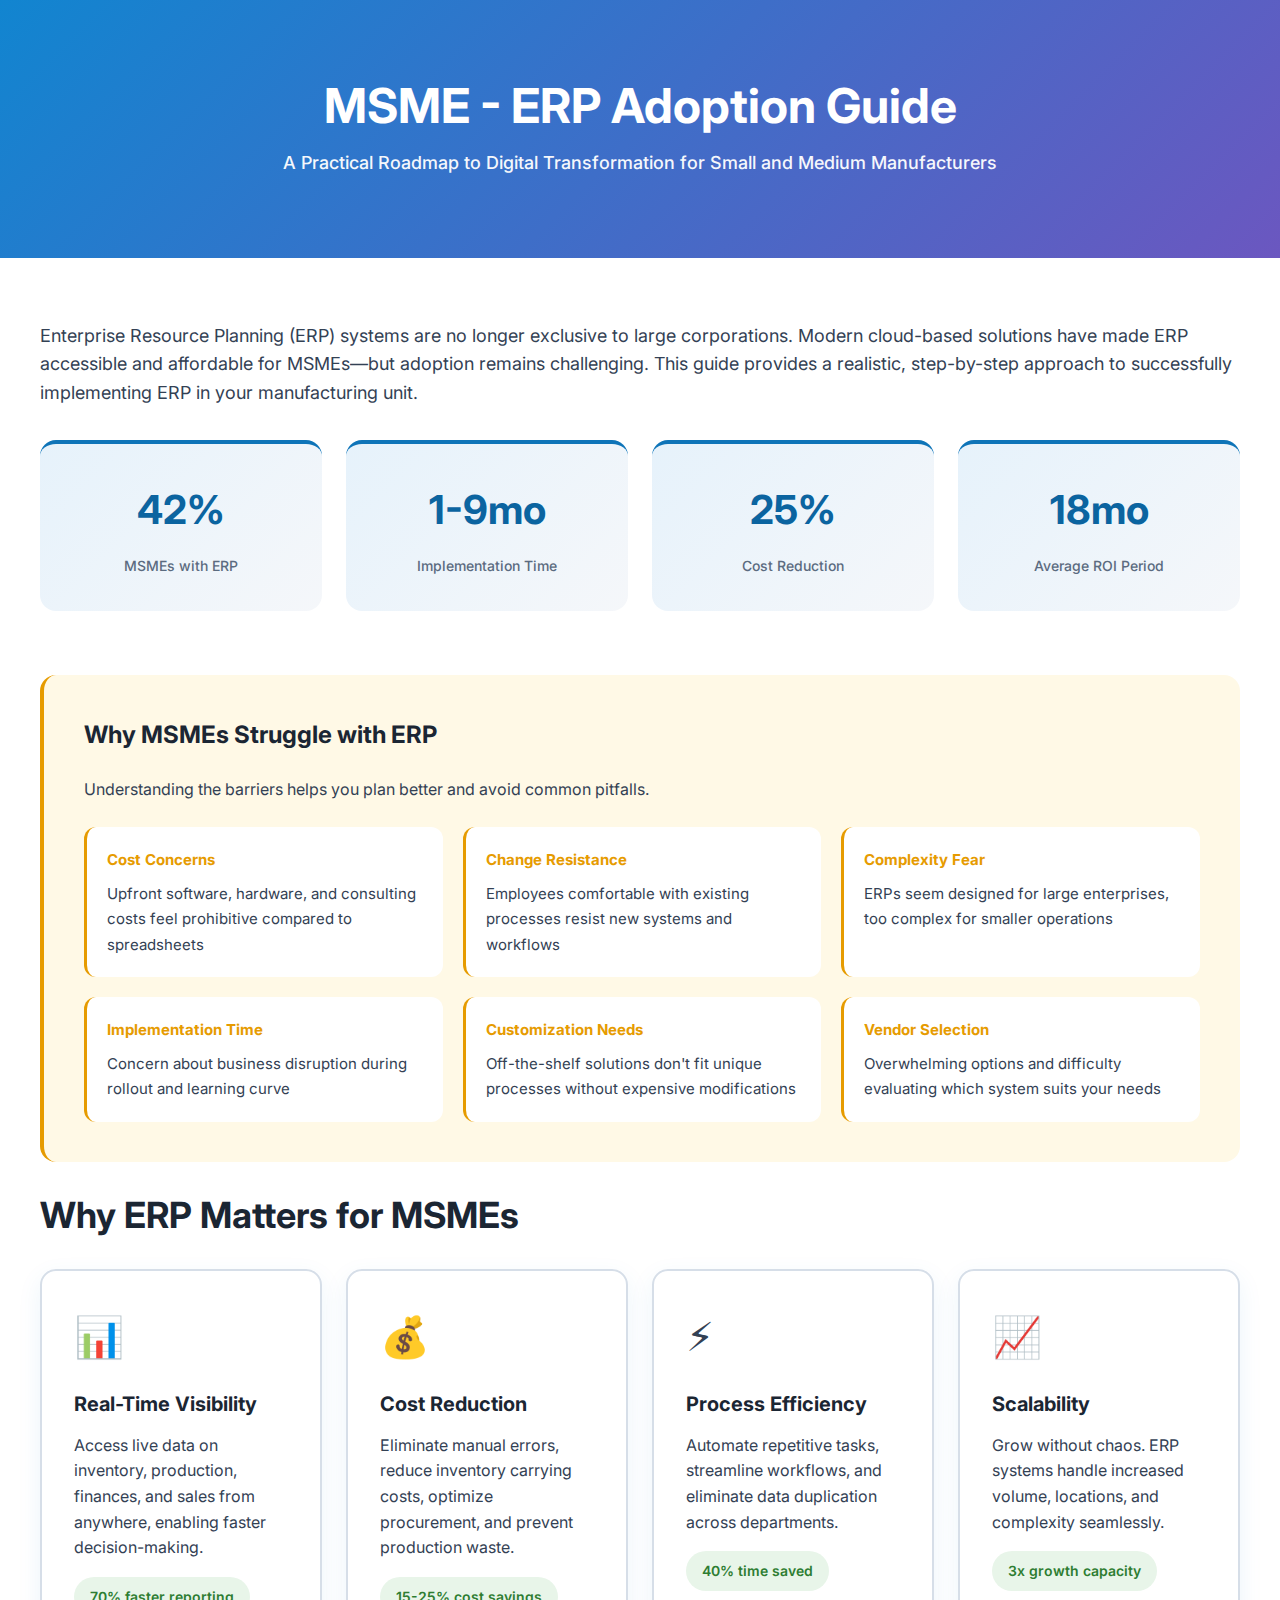
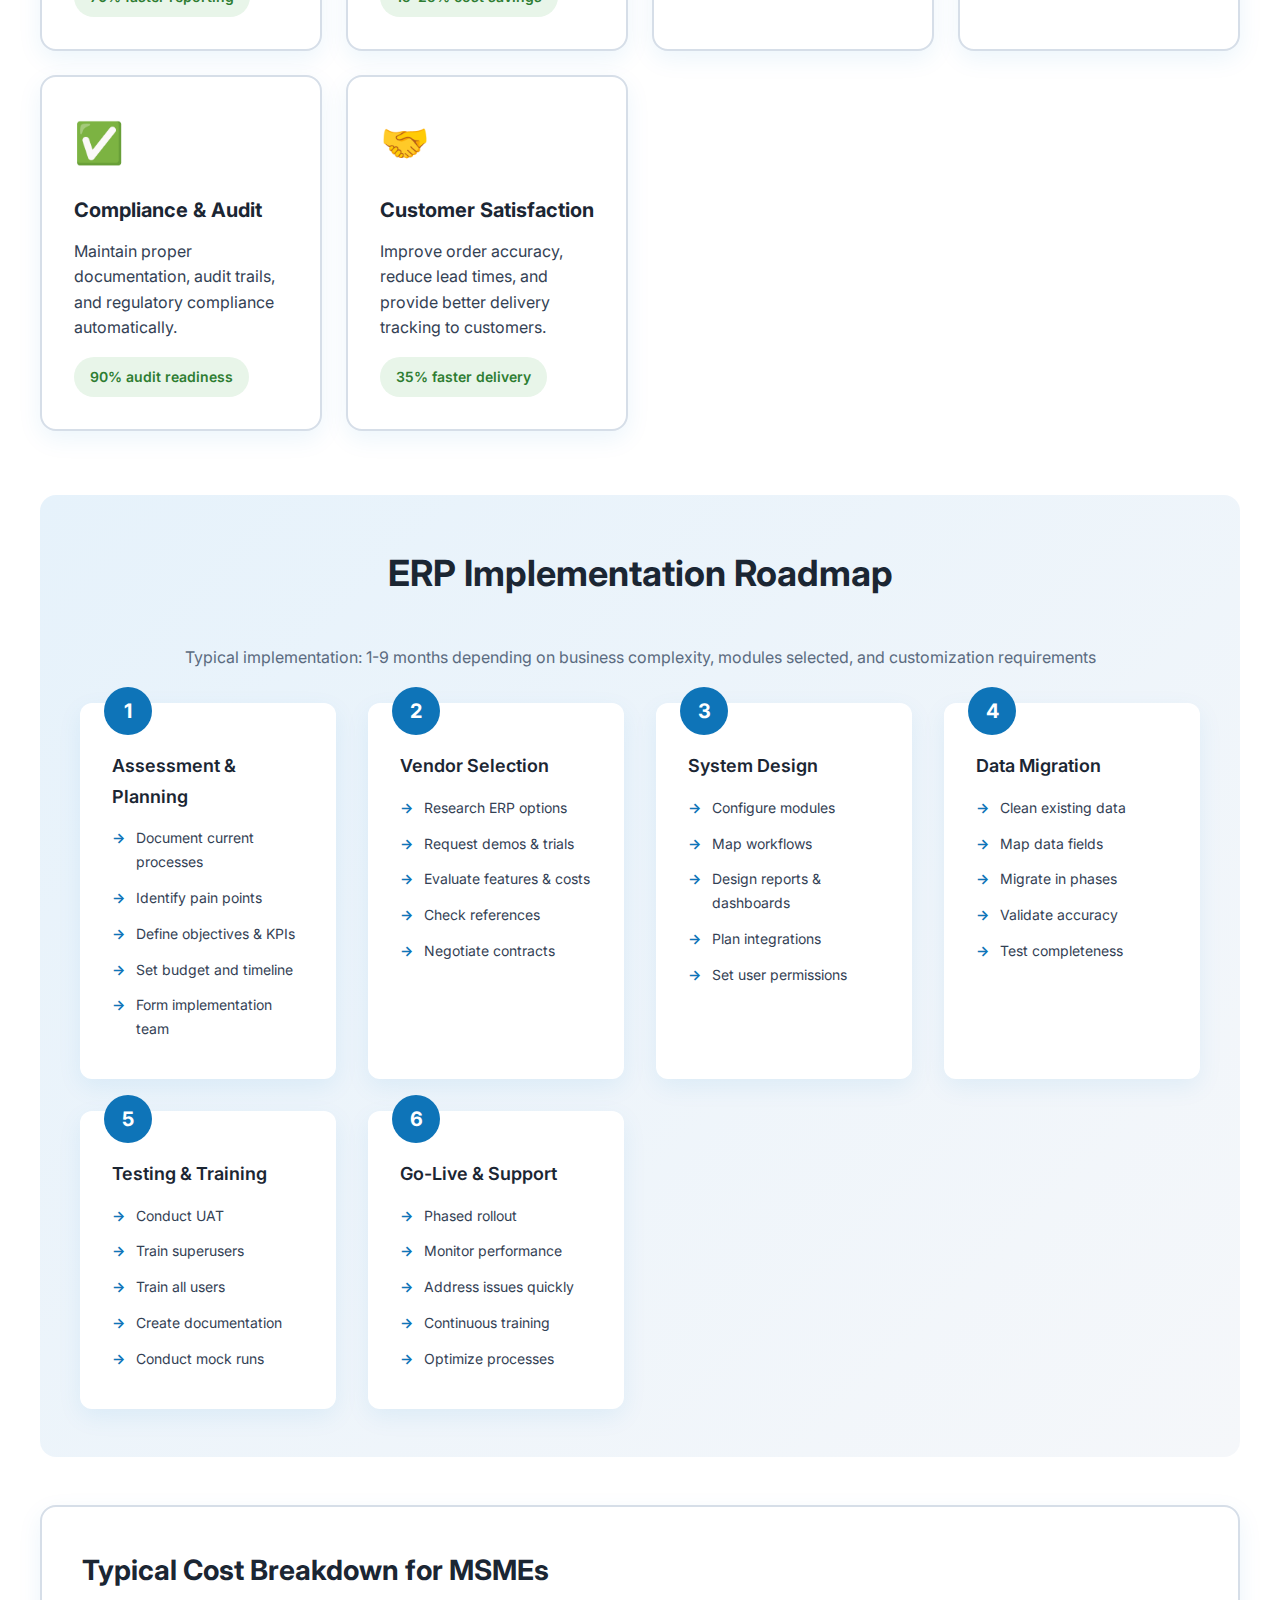
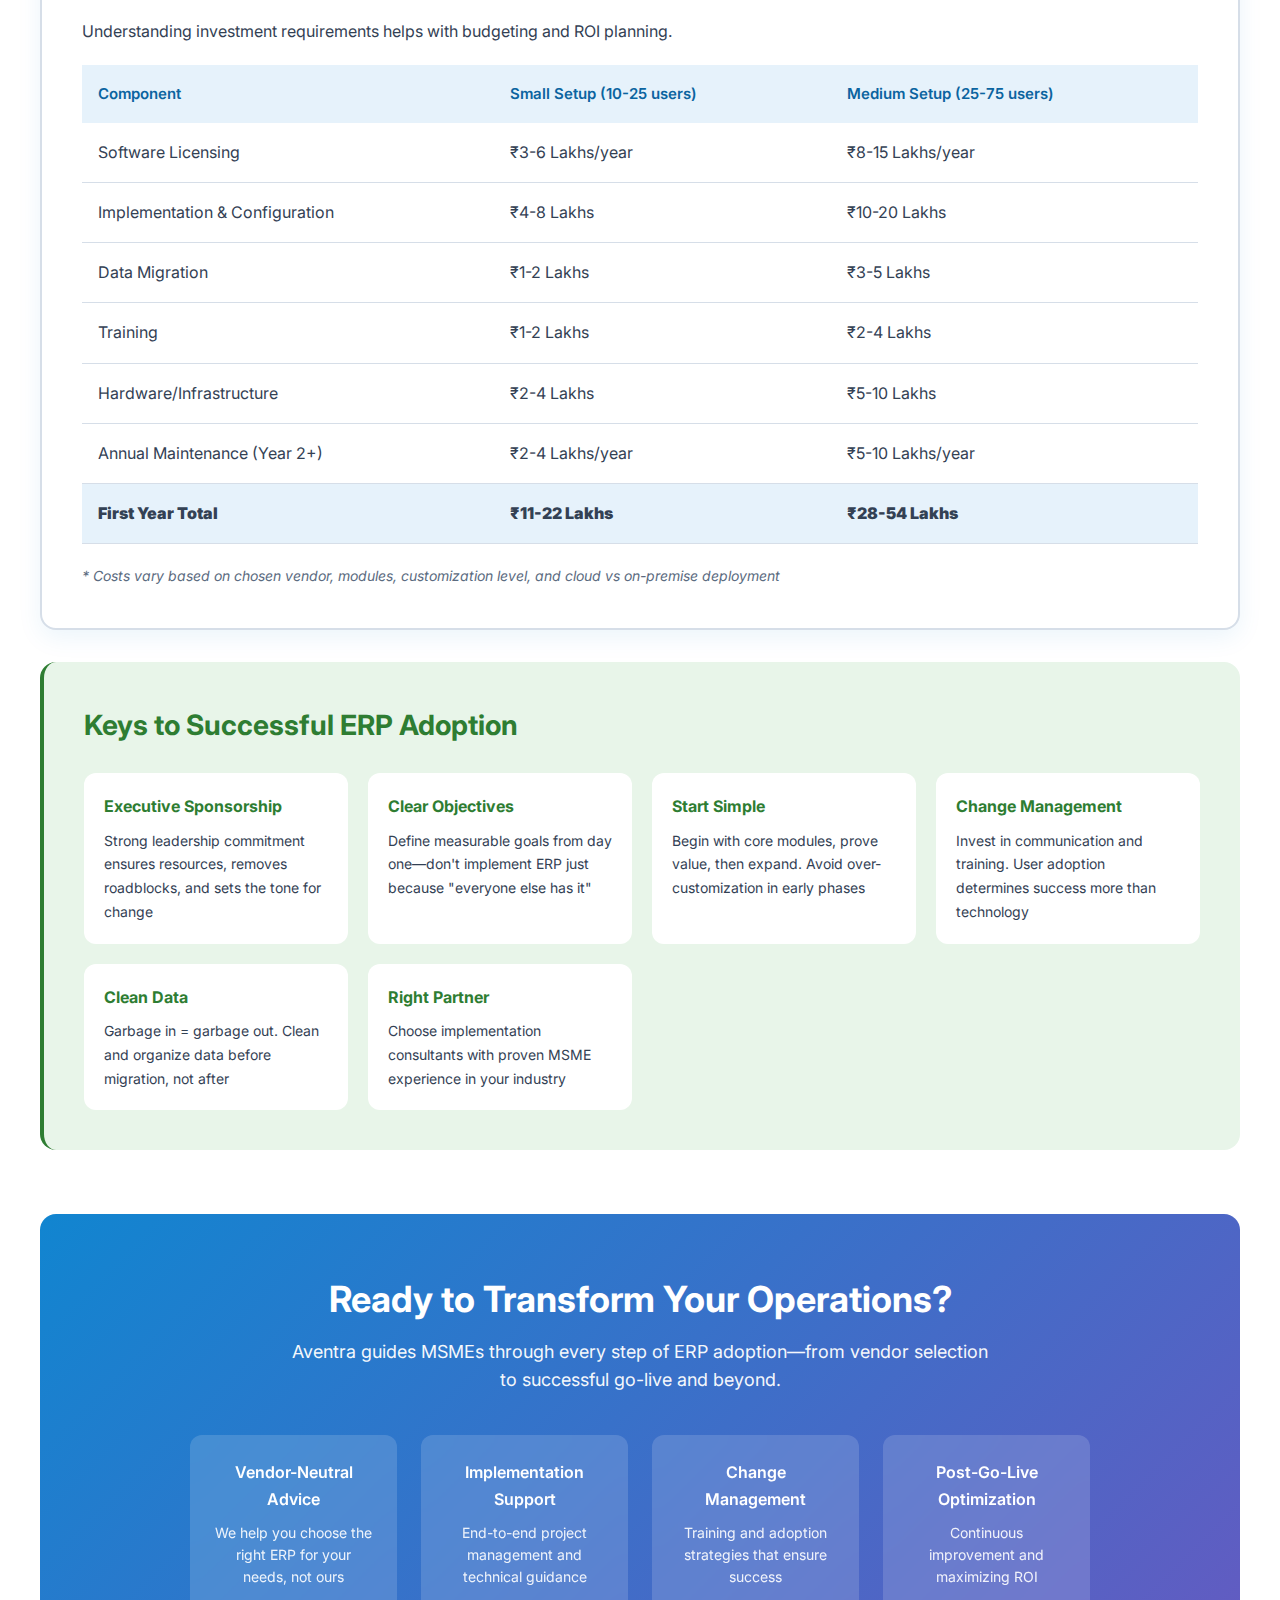
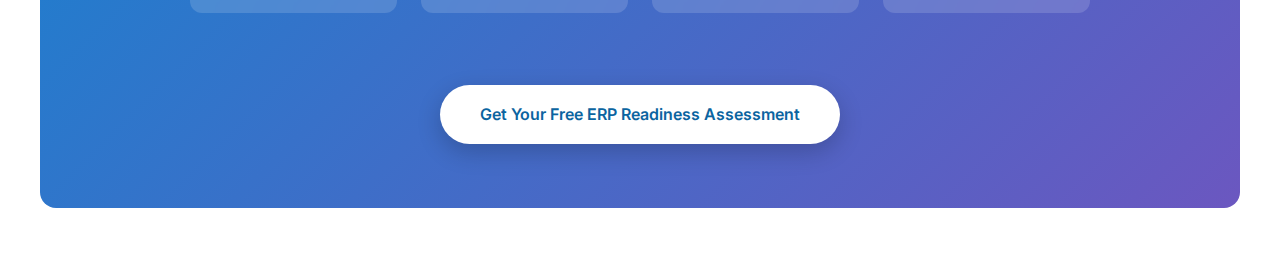
<file: extra/msme_erp_adoption.html>
<!DOCTYPE html>
<html lang="en">
<head>
    <meta charset="UTF-8">
    <meta name="viewport" content="width=device-width, initial-scale=1.0">
    <title>MSME - ERP Adoption Guide</title>
    <link rel="preconnect" href="https://fonts.googleapis.com">
    <link rel="preconnect" href="https://fonts.gstatic.com" crossorigin>
    <link href="https://fonts.googleapis.com/css2?family=Inter:wght@400;500;600;700&display=swap" rel="stylesheet">
    <style>
        :root {
            --primary-700: #0B64A0;
            --primary-600: #0E74B8;
            --primary-500: #1185D0;
            --primary-100: #E6F2FB;
            --secondary-700: #5A48A6;
            --secondary-600: #6B57C0;
            --secondary-100: #F0EDFB;
            --ink-900: #1B2633;
            --ink-700: #334154;
            --ink-500: #5B6B80;
            --ink-200: #D6DEE8;
            --ink-050: #F5F7FA;
            --success: #2E7D32;
            --warning: #E69B00;
            --error: #D32F2F;
            --info: #0288D1;
        }
        
        * {
            margin: 0;
            padding: 0;
            box-sizing: border-box;
        }
        
        body {
            font-family: 'Inter', system-ui, -apple-system, 'Segoe UI', Roboto, Arial, sans-serif;
            line-height: 1.7;
            color: var(--ink-700);
            background: var(--ink-050);
            font-size: 16px;
            font-weight: 400;
            position: relative;
        }
        
        body::before {
            content: '';
            position: fixed;
            top: 50%;
            left: 50%;
            transform: translate(-50%, -50%);
            width: 600px;
            height: 600px;
            background-image: url('[data-uri]');
            background-repeat: no-repeat;
            background-position: center;
            background-size: contain;
            opacity: 0.15;
            z-index: 0;
            pointer-events: none;
        }
        
        .container {
            max-width: 1280px;
            margin: 0 auto;
            position: relative;
            z-index: 1;
        }
        
        .header {
            background: linear-gradient(135deg, #1185D0 0%, #6B57C0 100%);
            color: white;
            padding: 80px 40px;
            text-align: center;
        }
        
        .header h1 {
            font-size: 48px;
            line-height: 1.1;
            margin-bottom: 16px;
            font-weight: 700;
            color: white;
        }
        
        .header p {
            font-size: 18px;
            line-height: 1.6;
            opacity: 0.95;
            font-weight: 500;
            max-width: 800px;
            margin: 0 auto;
        }
        
        .content {
            padding: 64px 40px;
            background: white;
        }
        
        .section {
            margin-bottom: 64px;
        }
        
        .section-title {
            font-size: 36px;
            line-height: 1.2;
            color: var(--ink-900);
            margin-bottom: 32px;
            font-weight: 700;
        }
        
        .intro-text {
            font-size: 18px;
            line-height: 1.6;
            color: var(--ink-700);
            margin-bottom: 32px;
        }
        
        .stat-grid {
            display: grid;
            grid-template-columns: repeat(auto-fit, minmax(200px, 1fr));
            gap: 24px;
            margin: 32px 0;
        }
        
        .stat-card {
            background: linear-gradient(135deg, #E6F2FB 0%, #F5F7FA 100%);
            padding: 32px;
            border-radius: 16px;
            text-align: center;
            border-top: 4px solid var(--primary-600);
        }
        
        .stat-value {
            font-size: 40px;
            font-weight: 700;
            color: var(--primary-700);
            display: block;
            margin-bottom: 8px;
        }
        
        .stat-label {
            font-size: 14px;
            color: var(--ink-500);
            font-weight: 500;
        }
        
        .challenge-section {
            background: #FFF9E6;
            padding: 40px;
            border-radius: 16px;
            border-left: 4px solid var(--warning);
            margin: 32px 0;
        }
        
        .challenge-section h3 {
            color: var(--ink-900);
            font-size: 24px;
            margin-bottom: 20px;
            font-weight: 700;
        }
        
        .challenge-grid {
            display: grid;
            grid-template-columns: repeat(auto-fit, minmax(280px, 1fr));
            gap: 20px;
            margin-top: 24px;
        }
        
        .challenge-item {
            background: white;
            padding: 20px;
            border-radius: 12px;
            border-left: 3px solid var(--warning);
        }
        
        .challenge-item strong {
            color: var(--warning);
            display: block;
            margin-bottom: 8px;
            font-size: 15px;
        }
        
        .challenge-item p {
            color: var(--ink-700);
            font-size: 15px;
            margin: 0;
        }
        
        .benefit-cards {
            display: grid;
            grid-template-columns: repeat(auto-fit, minmax(280px, 1fr));
            gap: 24px;
            margin: 32px 0;
        }
        
        .benefit-card {
            background: white;
            border-radius: 16px;
            padding: 32px;
            border: 2px solid var(--ink-200);
            box-shadow: 0 8px 24px rgba(17, 133, 208, 0.08);
            transition: all 0.3s ease;
        }
        
        .benefit-card:hover {
            transform: translateY(-4px);
            box-shadow: 0 12px 28px rgba(17, 133, 208, 0.12);
            border-color: var(--success);
        }
        
        .benefit-icon {
            font-size: 40px;
            margin-bottom: 16px;
            display: block;
        }
        
        .benefit-card h3 {
            color: var(--ink-900);
            font-size: 20px;
            margin-bottom: 12px;
            font-weight: 700;
        }
        
        .benefit-card p {
            color: var(--ink-700);
            line-height: 1.6;
            margin-bottom: 16px;
        }
        
        .benefit-metric {
            background: #E8F5E9;
            color: var(--success);
            padding: 8px 16px;
            border-radius: 999px;
            font-size: 14px;
            font-weight: 600;
            display: inline-block;
        }
        
        .roadmap-section {
            background: linear-gradient(135deg, #E6F2FB 0%, #F5F7FA 100%);
            padding: 48px 40px;
            border-radius: 16px;
            margin: 48px 0;
        }
        
        .roadmap-section h2 {
            font-size: 36px;
            color: var(--ink-900);
            margin-bottom: 40px;
            font-weight: 700;
            text-align: center;
        }
        
        .phase-container {
            display: grid;
            grid-template-columns: repeat(auto-fit, minmax(240px, 1fr));
            gap: 32px;
            position: relative;
        }
        
        .phase-card {
            background: white;
            padding: 32px;
            border-radius: 12px;
            box-shadow: 0 8px 24px rgba(17, 133, 208, 0.08);
            position: relative;
        }
        
        .phase-number {
            position: absolute;
            top: -16px;
            left: 24px;
            width: 48px;
            height: 48px;
            background: var(--primary-600);
            color: white;
            border-radius: 50%;
            display: flex;
            align-items: center;
            justify-content: center;
            font-size: 20px;
            font-weight: 700;
        }
        
        .phase-card h4 {
            color: var(--ink-900);
            font-size: 18px;
            margin-bottom: 8px;
            margin-top: 16px;
            font-weight: 600;
        }
        
        .phase-duration {
            color: var(--primary-600);
            font-size: 13px;
            font-weight: 600;
            margin-bottom: 12px;
            display: none;
        }
        
        .phase-card ul {
            list-style: none;
            padding: 0;
        }
        
        .phase-card li {
            padding: 6px 0;
            padding-left: 24px;
            position: relative;
            color: var(--ink-700);
            font-size: 14px;
        }
        
        .phase-card li:before {
            content: "→";
            position: absolute;
            left: 0;
            color: var(--primary-600);
            font-weight: 700;
        }
        
        .selection-criteria {
            background: white;
            border-radius: 16px;
            padding: 40px;
            margin: 32px 0;
            border: 2px solid var(--secondary-600);
            box-shadow: 0 8px 24px rgba(107, 87, 192, 0.08);
        }
        
        .selection-criteria h3 {
            color: var(--ink-900);
            font-size: 28px;
            margin-bottom: 24px;
            font-weight: 700;
        }
        
        .criteria-grid {
            display: grid;
            grid-template-columns: repeat(auto-fit, minmax(280px, 1fr));
            gap: 24px;
            margin-top: 24px;
        }
        
        .criteria-item {
            background: var(--secondary-100);
            padding: 24px;
            border-radius: 12px;
            border-left: 4px solid var(--secondary-600);
        }
        
        .criteria-item h4 {
            color: var(--secondary-700);
            font-size: 18px;
            margin-bottom: 12px;
            font-weight: 600;
        }
        
        .criteria-item ul {
            list-style: none;
            padding: 0;
        }
        
        .criteria-item li {
            padding: 6px 0;
            padding-left: 24px;
            position: relative;
            color: var(--ink-700);
            font-size: 14px;
        }
        
        .criteria-item li:before {
            content: "✓";
            position: absolute;
            left: 0;
            color: var(--secondary-600);
            font-weight: 700;
        }
        
        .cost-breakdown {
            background: white;
            border-radius: 16px;
            padding: 40px;
            margin: 32px 0;
            border: 2px solid var(--ink-200);
            box-shadow: 0 8px 24px rgba(17, 133, 208, 0.08);
        }
        
        .cost-breakdown h3 {
            color: var(--ink-900);
            font-size: 28px;
            margin-bottom: 24px;
            font-weight: 700;
        }
        
        .cost-table {
            width: 100%;
            border-collapse: collapse;
            margin-top: 20px;
        }
        
        .cost-table th {
            background: var(--primary-100);
            color: var(--primary-700);
            padding: 16px;
            text-align: left;
            font-weight: 600;
            font-size: 15px;
        }
        
        .cost-table td {
            padding: 16px;
            border-bottom: 1px solid var(--ink-200);
            color: var(--ink-700);
        }
        
        .cost-table tr:hover {
            background: var(--ink-050);
        }
        
        .cost-table .total-row {
            font-weight: 600;
            background: var(--primary-100);
        }
        
        .success-factors {
            background: #E8F5E9;
            padding: 40px;
            border-radius: 16px;
            margin: 32px 0;
            border-left: 4px solid var(--success);
        }
        
        .success-factors h3 {
            color: var(--success);
            font-size: 28px;
            margin-bottom: 24px;
            font-weight: 700;
        }
        
        .success-grid {
            display: grid;
            grid-template-columns: repeat(auto-fit, minmax(240px, 1fr));
            gap: 20px;
            margin-top: 24px;
        }
        
        .success-item {
            background: white;
            padding: 20px;
            border-radius: 12px;
        }
        
        .success-item strong {
            color: var(--success);
            display: block;
            margin-bottom: 8px;
            font-size: 16px;
        }
        
        .success-item p {
            color: var(--ink-700);
            font-size: 14px;
            margin: 0;
        }
        
        .cta-section {
            background: linear-gradient(135deg, #1185D0 0%, #6B57C0 100%);
            color: white;
            padding: 64px 48px;
            border-radius: 16px;
            text-align: center;
            margin-top: 64px;
        }
        
        .cta-section h3 {
            font-size: 36px;
            line-height: 1.2;
            margin-bottom: 16px;
            font-weight: 700;
            color: white;
        }
        
        .cta-section p {
            font-size: 18px;
            line-height: 1.6;
            margin-bottom: 32px;
            opacity: 0.95;
            max-width: 700px;
            margin-left: auto;
            margin-right: auto;
        }
        
        .cta-features {
            display: grid;
            grid-template-columns: repeat(auto-fit, minmax(200px, 1fr));
            gap: 24px;
            margin: 40px 0;
            max-width: 900px;
            margin-left: auto;
            margin-right: auto;
        }
        
        .cta-feature {
            background: rgba(255, 255, 255, 0.15);
            padding: 24px;
            border-radius: 12px;
            backdrop-filter: blur(10px);
        }
        
        .cta-feature h4 {
            font-size: 16px;
            font-weight: 600;
            margin-bottom: 8px;
            color: white;
        }
        
        .cta-feature p {
            font-size: 14px;
            opacity: 0.9;
            margin: 0;
        }
        
        .cta-button {
            display: inline-block;
            background: white;
            color: var(--primary-700);
            padding: 16px 40px;
            border-radius: 999px;
            font-size: 16px;
            font-weight: 600;
            text-decoration: none;
            margin-top: 32px;
            transition: all 0.3s ease;
            box-shadow: 0 8px 24px rgba(0, 0, 0, 0.2);
        }
        
        .cta-button:hover {
            transform: translateY(-2px);
            box-shadow: 0 12px 28px rgba(0, 0, 0, 0.3);
        }
        
        @media (max-width: 768px) {
            body::before {
                width: 400px;
                height: 400px;
            }
            
            .header {
                padding: 48px 24px;
            }
            
            .header h1 {
                font-size: 32px;
            }
            
            .header p {
                font-size: 16px;
            }
            
            .content {
                padding: 48px 24px;
            }
            
            .section-title {
                font-size: 28px;
            }
            
            .intro-text {
                font-size: 16px;
            }
            
            .stat-grid,
            .challenge-grid,
            .benefit-cards,
            .criteria-grid,
            .success-grid {
                grid-template-columns: 1fr;
            }
            
            .phase-container {
                grid-template-columns: 1fr;
            }
            
            .roadmap-section,
            .challenge-section,
            .success-factors {
                padding: 32px 24px;
            }
            
            .selection-criteria,
            .cost-breakdown {
                padding: 24px;
            }
            
            .cost-table {
                font-size: 14px;
            }
            
            .cost-table th,
            .cost-table td {
                padding: 12px 8px;
            }
            
            .cta-section {
                padding: 48px 24px;
            }
            
            .cta-section h3 {
                font-size: 28px;
            }
            
            .cta-features {
                grid-template-columns: 1fr;
            }
        }
        
        @media (max-width: 640px) {
            .header h1 {
                font-size: 28px;
            }
            
            .section-title {
                font-size: 24px;
            }
            
            .stat-grid {
                grid-template-columns: 1fr 1fr;
            }
            
            .stat-value {
                font-size: 32px;
            }
        }
    </style>
</head>
<body>
    <div class="container">
        <div class="header">
            <h1>MSME - ERP Adoption Guide</h1>
            <p>A Practical Roadmap to Digital Transformation for Small and Medium Manufacturers</p>
        </div>
        
        <div class="content">
            <!-- Introduction -->
            <div class="section">
                <p class="intro-text">
                    Enterprise Resource Planning (ERP) systems are no longer exclusive to large corporations. Modern cloud-based solutions have made ERP accessible and affordable for MSMEs—but adoption remains challenging. This guide provides a realistic, step-by-step approach to successfully implementing ERP in your manufacturing unit.
                </p>
                
                <div class="stat-grid">
                    <div class="stat-card">
                        <span class="stat-value">42%</span>
                        <span class="stat-label">MSMEs with ERP</span>
                    </div>
                    <div class="stat-card">
                        <span class="stat-value">1-9mo</span>
                        <span class="stat-label">Implementation Time</span>
                    </div>
                    <div class="stat-card">
                        <span class="stat-value">25%</span>
                        <span class="stat-label">Cost Reduction</span>
                    </div>
                    <div class="stat-card">
                        <span class="stat-value">18mo</span>
                        <span class="stat-label">Average ROI Period</span>
                    </div>
                </div>
            </div>
            
            <!-- Challenges -->
            <div class="challenge-section">
                <h3>Why MSMEs Struggle with ERP</h3>
                <p style="color: var(--ink-700); margin-bottom: 24px;">Understanding the barriers helps you plan better and avoid common pitfalls.</p>
                
                <div class="challenge-grid">
                    <div class="challenge-item">
                        <strong>Cost Concerns</strong>
                        <p>Upfront software, hardware, and consulting costs feel prohibitive compared to spreadsheets</p>
                    </div>
                    
                    <div class="challenge-item">
                        <strong>Change Resistance</strong>
                        <p>Employees comfortable with existing processes resist new systems and workflows</p>
                    </div>
                    
                    <div class="challenge-item">
                        <strong>Complexity Fear</strong>
                        <p>ERPs seem designed for large enterprises, too complex for smaller operations</p>
                    </div>
                    
                    <div class="challenge-item">
                        <strong>Implementation Time</strong>
                        <p>Concern about business disruption during rollout and learning curve</p>
                    </div>
                    
                    <div class="challenge-item">
                        <strong>Customization Needs</strong>
                        <p>Off-the-shelf solutions don't fit unique processes without expensive modifications</p>
                    </div>
                    
                    <div class="challenge-item">
                        <strong>Vendor Selection</strong>
                        <p>Overwhelming options and difficulty evaluating which system suits your needs</p>
                    </div>
                </div>
            </div>
            
            <!-- Benefits -->
            <div class="section">
                <h2 class="section-title">Why ERP Matters for MSMEs</h2>
                
                <div class="benefit-cards">
                    <div class="benefit-card">
                        <span class="benefit-icon">📊</span>
                        <h3>Real-Time Visibility</h3>
                        <p>Access live data on inventory, production, finances, and sales from anywhere, enabling faster decision-making.</p>
                        <span class="benefit-metric">70% faster reporting</span>
                    </div>
                    
                    <div class="benefit-card">
                        <span class="benefit-icon">💰</span>
                        <h3>Cost Reduction</h3>
                        <p>Eliminate manual errors, reduce inventory carrying costs, optimize procurement, and prevent production waste.</p>
                        <span class="benefit-metric">15-25% cost savings</span>
                    </div>
                    
                    <div class="benefit-card">
                        <span class="benefit-icon">⚡</span>
                        <h3>Process Efficiency</h3>
                        <p>Automate repetitive tasks, streamline workflows, and eliminate data duplication across departments.</p>
                        <span class="benefit-metric">40% time saved</span>
                    </div>
                    
                    <div class="benefit-card">
                        <span class="benefit-icon">📈</span>
                        <h3>Scalability</h3>
                        <p>Grow without chaos. ERP systems handle increased volume, locations, and complexity seamlessly.</p>
                        <span class="benefit-metric">3x growth capacity</span>
                    </div>
                    
                    <div class="benefit-card">
                        <span class="benefit-icon">✅</span>
                        <h3>Compliance & Audit</h3>
                        <p>Maintain proper documentation, audit trails, and regulatory compliance automatically.</p>
                        <span class="benefit-metric">90% audit readiness</span>
                    </div>
                    
                    <div class="benefit-card">
                        <span class="benefit-icon">🤝</span>
                        <h3>Customer Satisfaction</h3>
                        <p>Improve order accuracy, reduce lead times, and provide better delivery tracking to customers.</p>
                        <span class="benefit-metric">35% faster delivery</span>
                    </div>
                </div>
            </div>
            
            <!-- Implementation Roadmap -->
            <div class="roadmap-section">
                <h2>ERP Implementation Roadmap</h2>
                <p style="text-align: center; color: var(--ink-500); margin-bottom: 32px; font-size: 16px;">Typical implementation: 1-9 months depending on business complexity, modules selected, and customization requirements</p>
                
                <div class="phase-container">
                    <div class="phase-card">
                        <div class="phase-number">1</div>
                        <h4>Assessment & Planning</h4>
                        <ul>
                            <li>Document current processes</li>
                            <li>Identify pain points</li>
                            <li>Define objectives & KPIs</li>
                            <li>Set budget and timeline</li>
                            <li>Form implementation team</li>
                        </ul>
                    </div>
                    
                    <div class="phase-card">
                        <div class="phase-number">2</div>
                        <h4>Vendor Selection</h4>
                        <ul>
                            <li>Research ERP options</li>
                            <li>Request demos & trials</li>
                            <li>Evaluate features & costs</li>
                            <li>Check references</li>
                            <li>Negotiate contracts</li>
                        </ul>
                    </div>
                    
                    <div class="phase-card">
                        <div class="phase-number">3</div>
                        <h4>System Design</h4>
                        <ul>
                            <li>Configure modules</li>
                            <li>Map workflows</li>
                            <li>Design reports & dashboards</li>
                            <li>Plan integrations</li>
                            <li>Set user permissions</li>
                        </ul>
                    </div>
                    
                    <div class="phase-card">
                        <div class="phase-number">4</div>
                        <h4>Data Migration</h4>
                        <ul>
                            <li>Clean existing data</li>
                            <li>Map data fields</li>
                            <li>Migrate in phases</li>
                            <li>Validate accuracy</li>
                            <li>Test completeness</li>
                        </ul>
                    </div>
                    
                    <div class="phase-card">
                        <div class="phase-number">5</div>
                        <h4>Testing & Training</h4>
                        <ul>
                            <li>Conduct UAT</li>
                            <li>Train superusers</li>
                            <li>Train all users</li>
                            <li>Create documentation</li>
                            <li>Conduct mock runs</li>
                        </ul>
                    </div>
                    
                    <div class="phase-card">
                        <div class="phase-number">6</div>
                        <h4>Go-Live & Support</h4>
                        <ul>
                            <li>Phased rollout</li>
                            <li>Monitor performance</li>
                            <li>Address issues quickly</li>
                            <li>Continuous training</li>
                            <li>Optimize processes</li>
                        </ul>
                    </div>
                </div>
            </div>
            
            <!-- Cost Breakdown -->
            <div class="cost-breakdown">
                <h3>Typical Cost Breakdown for MSMEs</h3>
                <p style="color: var(--ink-700); margin-bottom: 20px;">Understanding investment requirements helps with budgeting and ROI planning.</p>
                
                <table class="cost-table">
                    <thead>
                        <tr>
                            <th>Component</th>
                            <th>Small Setup (10-25 users)</th>
                            <th>Medium Setup (25-75 users)</th>
                        </tr>
                    </thead>
                    <tbody>
                        <tr>
                            <td>Software Licensing</td>
                            <td>₹3-6 Lakhs/year</td>
                            <td>₹8-15 Lakhs/year</td>
                        </tr>
                        <tr>
                            <td>Implementation & Configuration</td>
                            <td>₹4-8 Lakhs</td>
                            <td>₹10-20 Lakhs</td>
                        </tr>
                        <tr>
                            <td>Data Migration</td>
                            <td>₹1-2 Lakhs</td>
                            <td>₹3-5 Lakhs</td>
                        </tr>
                        <tr>
                            <td>Training</td>
                            <td>₹1-2 Lakhs</td>
                            <td>₹2-4 Lakhs</td>
                        </tr>
                        <tr>
                            <td>Hardware/Infrastructure</td>
                            <td>₹2-4 Lakhs</td>
                            <td>₹5-10 Lakhs</td>
                        </tr>
                        <tr>
                            <td>Annual Maintenance (Year 2+)</td>
                            <td>₹2-4 Lakhs/year</td>
                            <td>₹5-10 Lakhs/year</td>
                        </tr>
                        <tr class="total-row">
                            <td><strong>First Year Total</strong></td>
                            <td><strong>₹11-22 Lakhs</strong></td>
                            <td><strong>₹28-54 Lakhs</strong></td>
                        </tr>
                    </tbody>
                </table>
                
                <p style="color: var(--ink-500); margin-top: 20px; font-size: 14px; font-style: italic;">
                    * Costs vary based on chosen vendor, modules, customization level, and cloud vs on-premise deployment
                </p>
            </div>
            
            <!-- Success Factors -->
            <div class="success-factors">
                <h3>Keys to Successful ERP Adoption</h3>
                
                <div class="success-grid">
                    <div class="success-item">
                        <strong>Executive Sponsorship</strong>
                        <p>Strong leadership commitment ensures resources, removes roadblocks, and sets the tone for change</p>
                    </div>
                    
                    <div class="success-item">
                        <strong>Clear Objectives</strong>
                        <p>Define measurable goals from day one—don't implement ERP just because "everyone else has it"</p>
                    </div>
                    
                    <div class="success-item">
                        <strong>Start Simple</strong>
                        <p>Begin with core modules, prove value, then expand. Avoid over-customization in early phases</p>
                    </div>
                    
                    <div class="success-item">
                        <strong>Change Management</strong>
                        <p>Invest in communication and training. User adoption determines success more than technology</p>
                    </div>
                    
                    <div class="success-item">
                        <strong>Clean Data</strong>
                        <p>Garbage in = garbage out. Clean and organize data before migration, not after</p>
                    </div>
                    
                    <div class="success-item">
                        <strong>Right Partner</strong>
                        <p>Choose implementation consultants with proven MSME experience in your industry</p>
                    </div>
                </div>
            </div>
            
            <!-- CTA Section -->
            <div class="cta-section">
                <h3>Ready to Transform Your Operations?</h3>
                <p>Aventra guides MSMEs through every step of ERP adoption—from vendor selection to successful go-live and beyond.</p>
                
                <div class="cta-features">
                    <div class="cta-feature">
                        <h4>Vendor-Neutral Advice</h4>
                        <p>We help you choose the right ERP for your needs, not ours</p>
                    </div>
                    
                    <div class="cta-feature">
                        <h4>Implementation Support</h4>
                        <p>End-to-end project management and technical guidance</p>
                    </div>
                    
                    <div class="cta-feature">
                        <h4>Change Management</h4>
                        <p>Training and adoption strategies that ensure success</p>
                    </div>
                    
                    <div class="cta-feature">
                        <h4>Post-Go-Live Optimization</h4>
                        <p>Continuous improvement and maximizing ROI</p>
                    </div>
                </div>
                
                <a href="#contact" class="cta-button">Get Your Free ERP Readiness Assessment</a>
            </div>
</file>
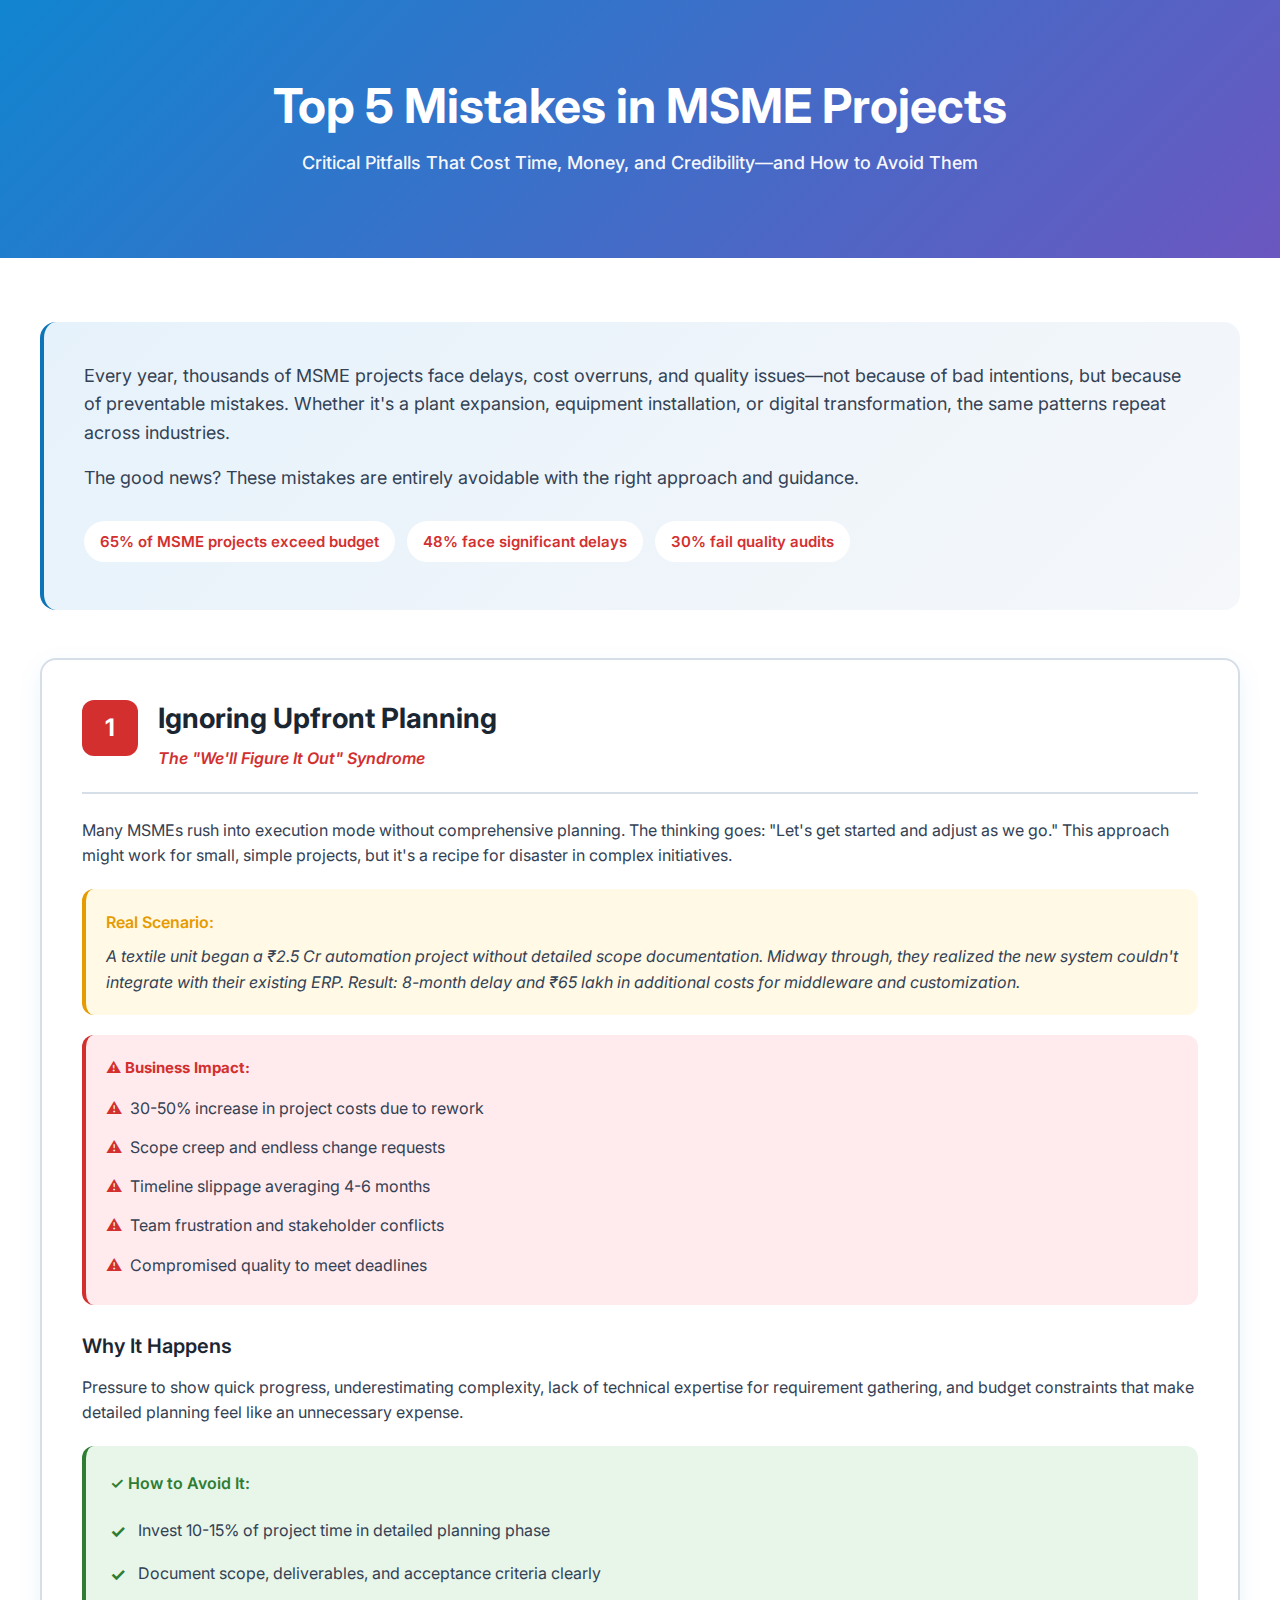
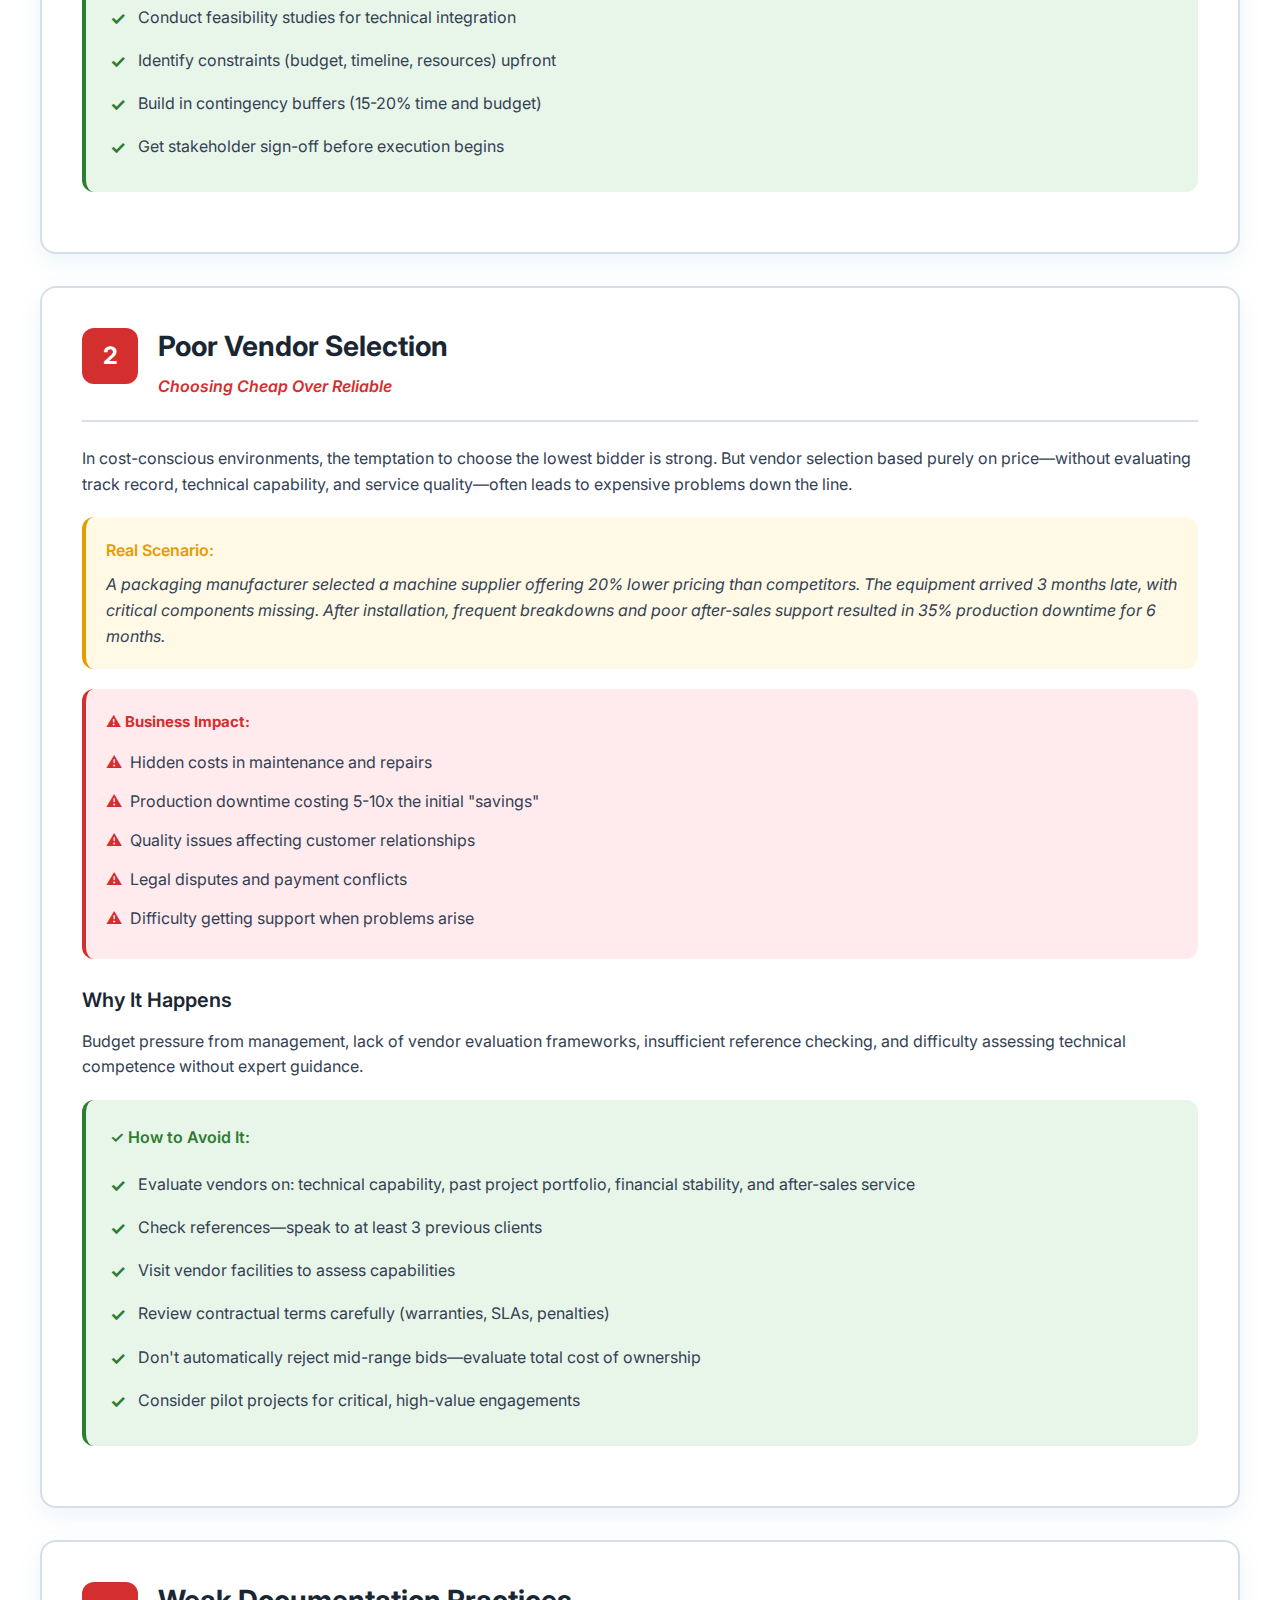
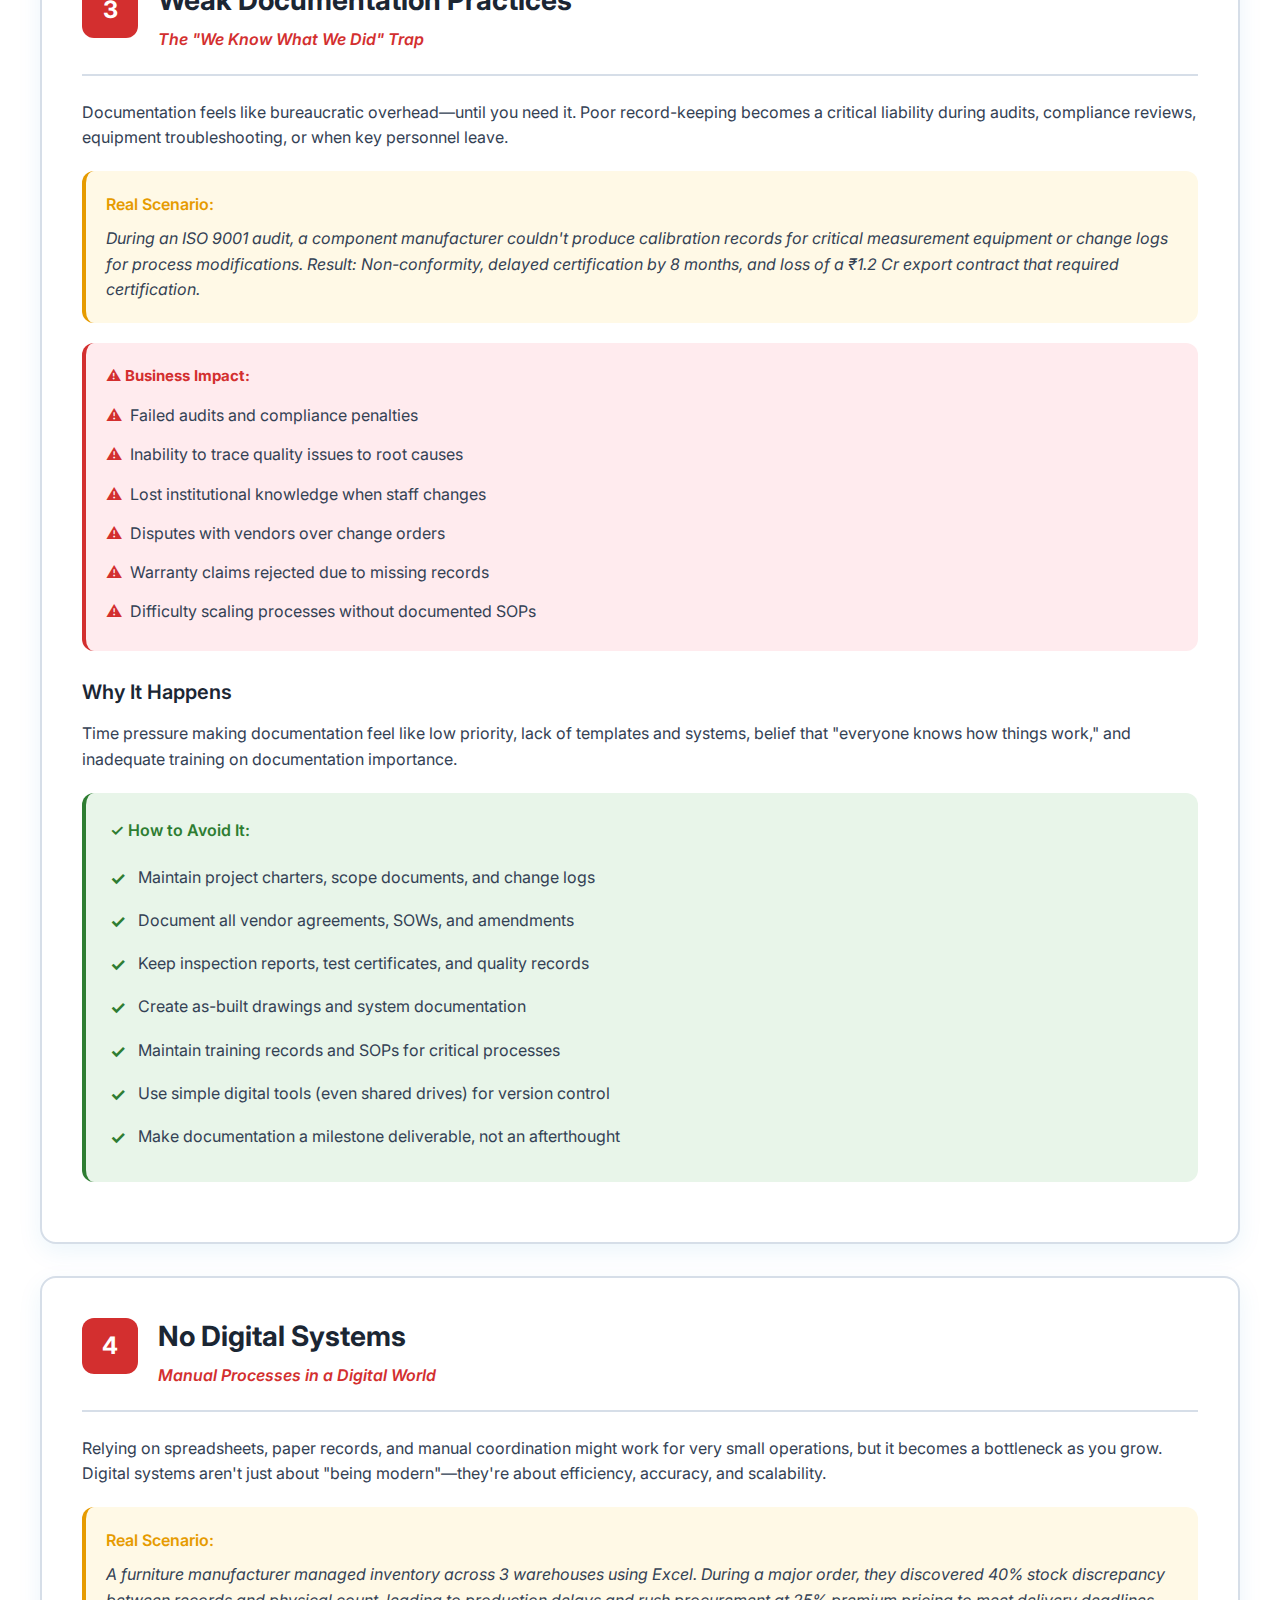
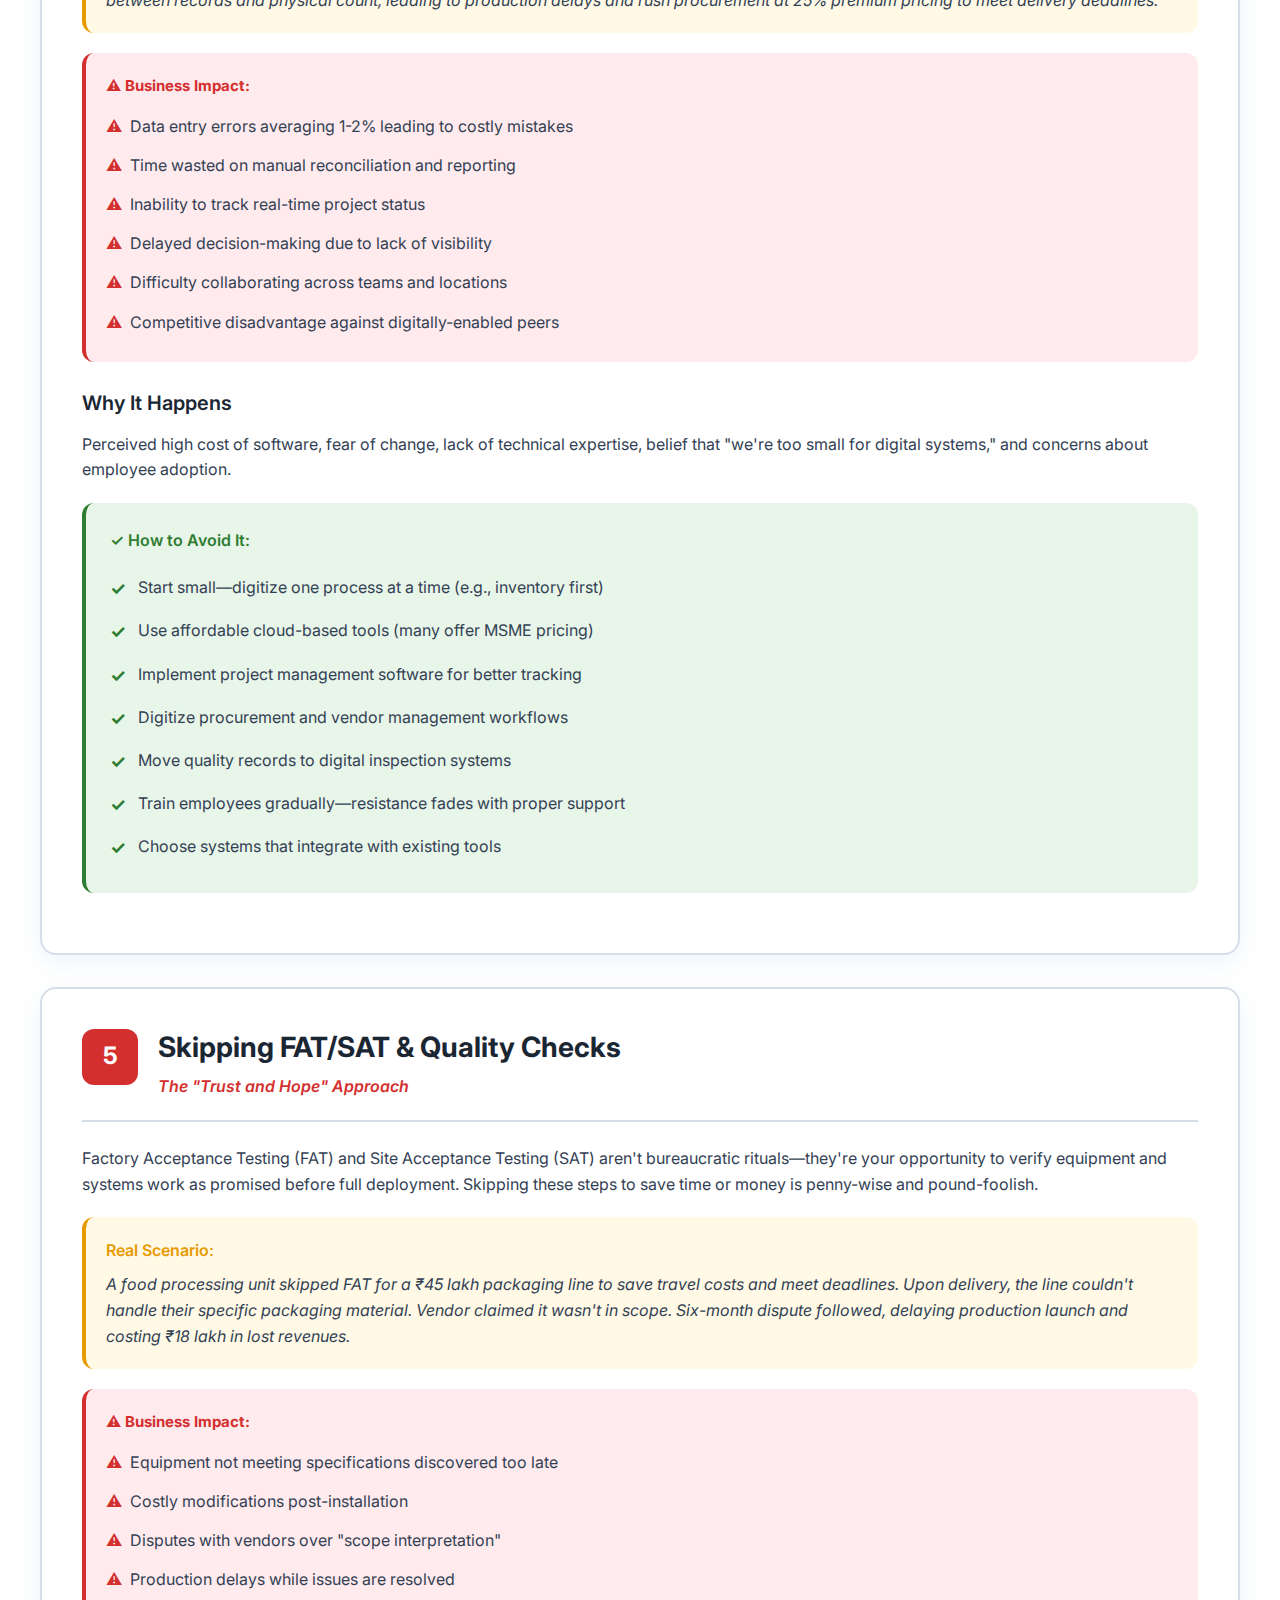
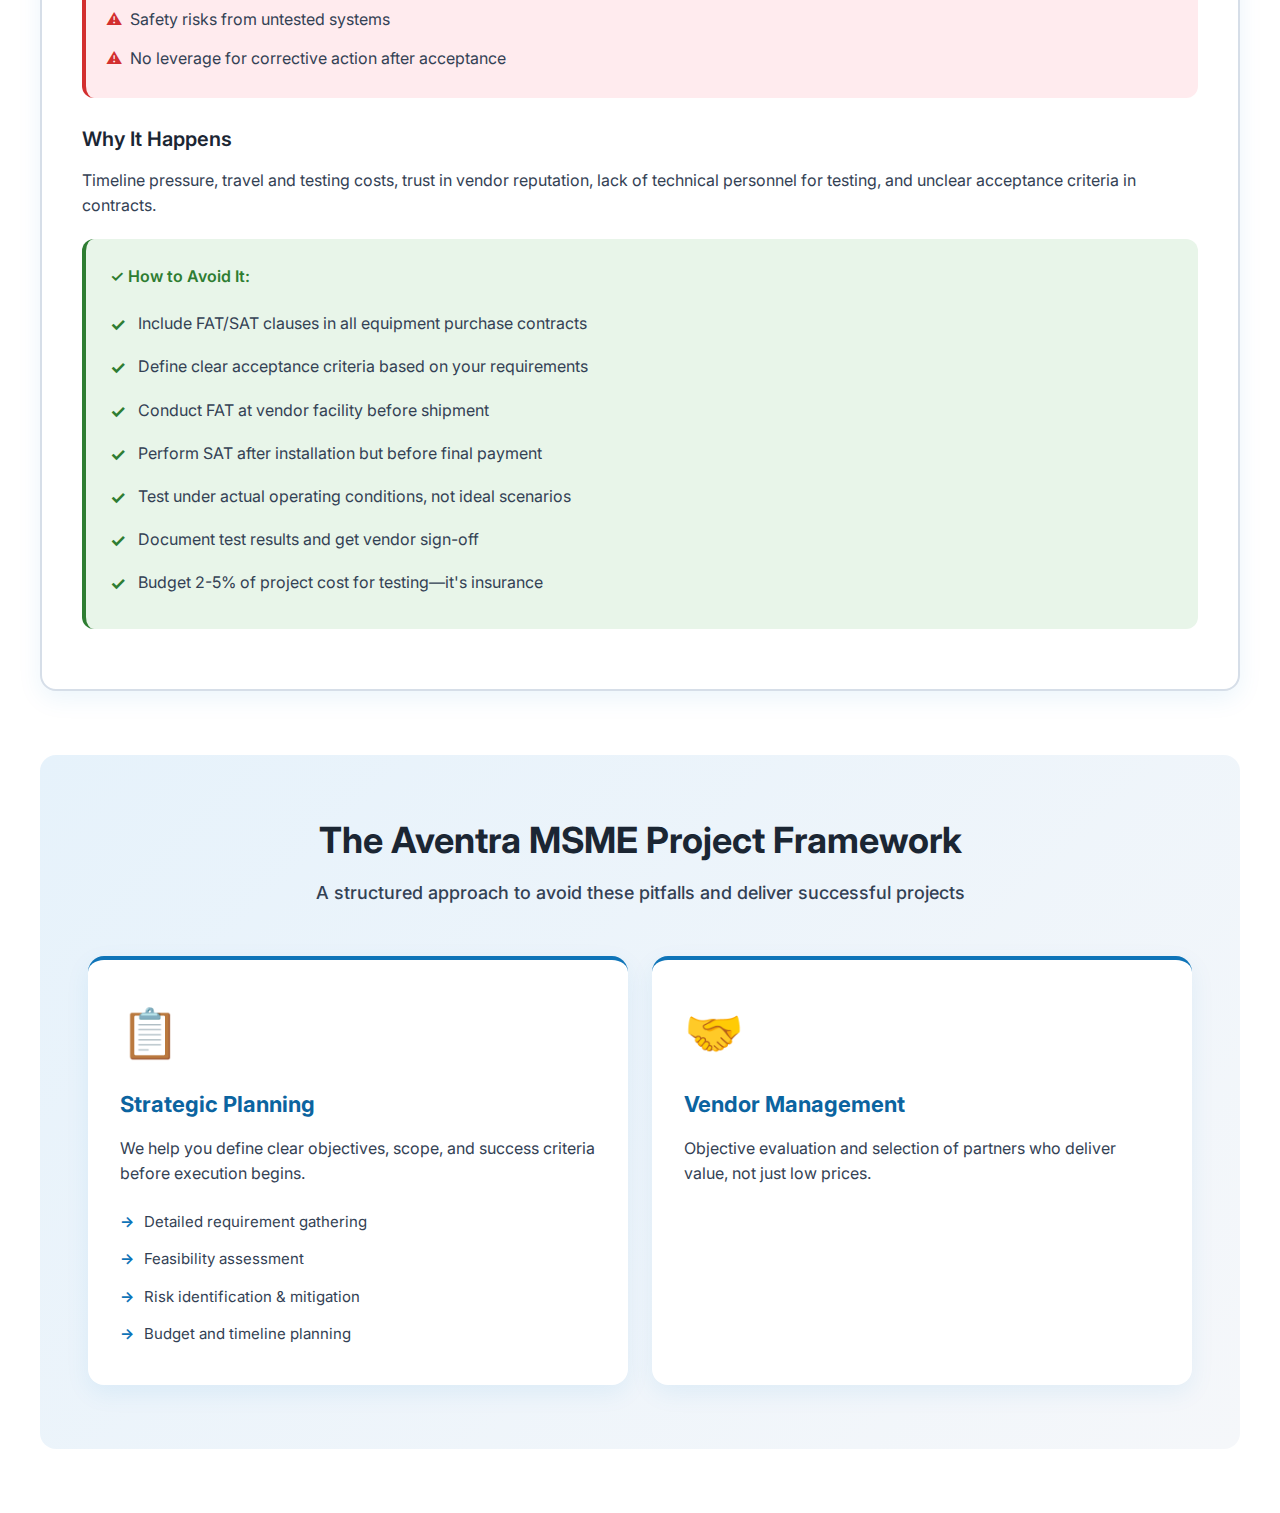
<file: extra/msme_project_mistakes.html>
<!DOCTYPE html>
<html lang="en">
<head>
    <meta charset="UTF-8">
    <meta name="viewport" content="width=device-width, initial-scale=1.0">
    <title>Top Mistakes in MSME Projects (and How to Avoid Them)</title>
    <link rel="preconnect" href="https://fonts.googleapis.com">
    <link rel="preconnect" href="https://fonts.gstatic.com" crossorigin>
    <link href="https://fonts.googleapis.com/css2?family=Inter:wght@400;500;600;700&display=swap" rel="stylesheet">
    <style>
        :root {
            --primary-700: #0B64A0;
            --primary-600: #0E74B8;
            --primary-500: #1185D0;
            --primary-100: #E6F2FB;
            --secondary-700: #5A48A6;
            --secondary-600: #6B57C0;
            --secondary-100: #F0EDFB;
            --ink-900: #1B2633;
            --ink-700: #334154;
            --ink-500: #5B6B80;
            --ink-200: #D6DEE8;
            --ink-050: #F5F7FA;
            --success: #2E7D32;
            --warning: #E69B00;
            --error: #D32F2F;
            --info: #0288D1;
        }
        
        * {
            margin: 0;
            padding: 0;
            box-sizing: border-box;
        }
        
        body {
            font-family: 'Inter', system-ui, -apple-system, 'Segoe UI', Roboto, Arial, sans-serif;
            line-height: 1.7;
            color: var(--ink-700);
            background: var(--ink-050);
            font-size: 16px;
            font-weight: 400;
        }
        
        .container {
            max-width: 1280px;
            margin: 0 auto;
        }
        
        .header {
            background: linear-gradient(135deg, #1185D0 0%, #6B57C0 100%);
            color: white;
            padding: 80px 40px;
            text-align: center;
        }
        
        .header h1 {
            font-size: 48px;
            line-height: 1.1;
            margin-bottom: 16px;
            font-weight: 700;
            color: white;
        }
        
        .header p {
            font-size: 18px;
            line-height: 1.6;
            opacity: 0.95;
            font-weight: 500;
            max-width: 800px;
            margin: 0 auto;
        }
        
        .content {
            padding: 64px 40px;
            background: white;
        }
        
        .section {
            margin-bottom: 64px;
        }
        
        .intro-box {
            background: linear-gradient(135deg, #E6F2FB 0%, #F5F7FA 100%);
            padding: 40px;
            border-radius: 16px;
            border-left: 4px solid var(--primary-600);
            margin-bottom: 48px;
        }
        
        .intro-box p {
            font-size: 18px;
            line-height: 1.6;
            color: var(--ink-700);
            margin-bottom: 16px;
        }
        
        .stat-highlight {
            display: inline-block;
            background: white;
            padding: 8px 16px;
            border-radius: 999px;
            font-weight: 600;
            color: var(--error);
            font-size: 15px;
            margin: 8px 8px 8px 0;
        }
        
        .mistake-section {
            background: white;
            border-radius: 16px;
            padding: 40px;
            margin-bottom: 32px;
            border: 2px solid var(--ink-200);
            box-shadow: 0 8px 24px rgba(17, 133, 208, 0.08);
            transition: all 0.3s ease;
        }
        
        .mistake-section:hover {
            border-color: var(--error);
            box-shadow: 0 12px 28px rgba(211, 47, 47, 0.12);
        }
        
        .mistake-header {
            display: flex;
            align-items: flex-start;
            gap: 20px;
            margin-bottom: 24px;
            padding-bottom: 20px;
            border-bottom: 2px solid var(--ink-200);
        }
        
        .mistake-number {
            background: var(--error);
            color: white;
            width: 56px;
            height: 56px;
            border-radius: 12px;
            display: flex;
            align-items: center;
            justify-content: center;
            font-size: 24px;
            font-weight: 700;
            flex-shrink: 0;
        }
        
        .mistake-title-group {
            flex: 1;
        }
        
        .mistake-section h3 {
            color: var(--ink-900);
            font-size: 28px;
            line-height: 1.3;
            margin-bottom: 8px;
            font-weight: 700;
        }
        
        .mistake-subtitle {
            color: var(--error);
            font-size: 16px;
            font-weight: 600;
            font-style: italic;
        }
        
        .mistake-content h4 {
            color: var(--ink-900);
            font-size: 20px;
            margin-top: 24px;
            margin-bottom: 12px;
            font-weight: 600;
        }
        
        .mistake-content p {
            color: var(--ink-700);
            line-height: 1.6;
            margin-bottom: 16px;
        }
        
        .impact-box {
            background: #FFEBEE;
            padding: 20px;
            border-radius: 12px;
            border-left: 4px solid var(--error);
            margin: 20px 0;
        }
        
        .impact-box strong {
            color: var(--error);
            display: block;
            margin-bottom: 8px;
            font-size: 15px;
        }
        
        .impact-box ul {
            list-style: none;
            padding: 0;
        }
        
        .impact-box li {
            padding: 6px 0;
            padding-left: 24px;
            position: relative;
            color: var(--ink-700);
        }
        
        .impact-box li:before {
            content: "⚠";
            position: absolute;
            left: 0;
            color: var(--error);
        }
        
        .solution-box {
            background: #E8F5E9;
            padding: 24px;
            border-radius: 12px;
            border-left: 4px solid var(--success);
            margin: 20px 0;
        }
        
        .solution-box strong {
            color: var(--success);
            display: block;
            margin-bottom: 12px;
            font-size: 16px;
            font-weight: 600;
        }
        
        .solution-box ul {
            list-style: none;
            padding: 0;
        }
        
        .solution-box li {
            padding: 8px 0;
            padding-left: 28px;
            position: relative;
            color: var(--ink-700);
        }
        
        .solution-box li:before {
            content: "✓";
            position: absolute;
            left: 0;
            color: var(--success);
            font-weight: 700;
            font-size: 18px;
        }
        
        .example-scenario {
            background: #FFF9E6;
            padding: 20px;
            border-radius: 12px;
            margin: 20px 0;
            border-left: 4px solid var(--warning);
        }
        
        .example-scenario strong {
            color: var(--warning);
            display: block;
            margin-bottom: 8px;
            font-weight: 600;
        }
        
        .example-scenario p {
            color: var(--ink-700);
            font-style: italic;
            margin: 0;
        }
        
        .framework-section {
            background: linear-gradient(135deg, #E6F2FB 0%, #F5F7FA 100%);
            padding: 64px 48px;
            border-radius: 16px;
            margin-top: 64px;
        }
        
        .framework-section h2 {
            font-size: 36px;
            line-height: 1.2;
            color: var(--ink-900);
            margin-bottom: 16px;
            font-weight: 700;
            text-align: center;
        }
        
        .framework-subtitle {
            text-align: center;
            font-size: 18px;
            color: var(--ink-700);
            margin-bottom: 48px;
            font-weight: 500;
        }
        
        .framework-grid {
            display: grid;
            grid-template-columns: repeat(auto-fit, minmax(280px, 1fr));
            gap: 24px;
            margin-top: 32px;
        }
        
        .framework-card {
            background: white;
            padding: 32px;
            border-radius: 16px;
            box-shadow: 0 8px 24px rgba(17, 133, 208, 0.08);
            border-top: 4px solid var(--primary-600);
            transition: all 0.3s ease;
        }
        
        .framework-card:hover {
            transform: translateY(-4px);
            box-shadow: 0 12px 28px rgba(17, 133, 208, 0.12);
        }
        
        .framework-icon {
            font-size: 48px;
            margin-bottom: 16px;
            display: block;
        }
        
        .framework-card h3 {
            color: var(--primary-700);
            font-size: 22px;
            line-height: 1.35;
            margin-bottom: 16px;
            font-weight: 700;
        }
        
        .framework-card p {
            color: var(--ink-700);
            line-height: 1.6;
            margin-bottom: 16px;
        }
        
        .framework-card ul {
            list-style: none;
            padding: 0;
        }
        
        .framework-card li {
            padding: 6px 0;
            padding-left: 24px;
            position: relative;
            color: var(--ink-700);
            font-size: 15px;
        }
        
        .framework-card li:before {
            content: "→";
            position: absolute;
            left: 0;
            color: var(--primary-600);
            font-weight: 700;
        }
        
        .cta-section {
            background: linear-gradient(135deg, #1185D0 0%, #6B57C0 100%);
            color: white;
            padding: 64px 48px;
            border-radius: 16px;
            text-align: center;
            margin-top: 64px;
        }
        
        .cta-section h3 {
            font-size: 36px;
            line-height: 1.2;
            margin-bottom: 16px;
            font-weight: 700;
            color: white;
        }
        
        .cta-section p {
            font-size: 18px;
            line-height: 1.6;
            margin-bottom: 32px;
            opacity: 0.95;
            max-width: 700px;
            margin-left: auto;
            margin-right: auto;
        }
        
        .cta-stats {
            display: grid;
            grid-template-columns: repeat(auto-fit, minmax(200px, 1fr));
            gap: 24px;
            margin: 40px 0;
            max-width: 900px;
            margin-left: auto;
            margin-right: auto;
        }
        
        .cta-stat {
            background: rgba(255, 255, 255, 0.15);
            padding: 24px;
            border-radius: 12px;
            backdrop-filter: blur(10px);
        }
        
        .cta-stat-value {
            font-size: 36px;
            font-weight: 700;
            display: block;
            margin-bottom: 8px;
        }
        
        .cta-stat-label {
            font-size: 14px;
            opacity: 0.9;
        }
        
        .cta-button {
            display: inline-block;
            background: white;
            color: var(--primary-700);
            padding: 16px 40px;
            border-radius: 999px;
            font-size: 16px;
            font-weight: 600;
            text-decoration: none;
            margin-top: 32px;
            transition: all 0.3s ease;
            box-shadow: 0 8px 24px rgba(0, 0, 0, 0.2);
        }
        
        .cta-button:hover {
            transform: translateY(-2px);
            box-shadow: 0 12px 28px rgba(0, 0, 0, 0.3);
        }
        
        @media (max-width: 768px) {
            .header {
                padding: 48px 24px;
            }
            
            .header h1 {
                font-size: 32px;
            }
            
            .header p {
                font-size: 16px;
            }
            
            .content {
                padding: 48px 24px;
            }
            
            .intro-box {
                padding: 24px;
            }
            
            .mistake-section {
                padding: 24px;
            }
            
            .mistake-header {
                flex-direction: column;
                gap: 12px;
            }
            
            .mistake-section h3 {
                font-size: 24px;
            }
            
            .framework-section {
                padding: 48px 24px;
            }
            
            .framework-section h2 {
                font-size: 28px;
            }
            
            .framework-grid {
                grid-template-columns: 1fr;
            }
            
            .cta-section {
                padding: 48px 24px;
            }
            
            .cta-section h3 {
                font-size: 28px;
            }
            
            .cta-stats {
                grid-template-columns: 1fr 1fr;
            }
        }
        
        @media (max-width: 640px) {
            .header h1 {
                font-size: 28px;
            }
            
            .mistake-section h3 {
                font-size: 22px;
            }
            
            .framework-section h2 {
                font-size: 24px;
            }
            
            .cta-stats {
                grid-template-columns: 1fr;
            }
        }
    </style>
</head>
<body>
    <div class="container">
        <div class="header">
            <h1>Top 5 Mistakes in MSME Projects</h1>
            <p>Critical Pitfalls That Cost Time, Money, and Credibility—and How to Avoid Them</p>
        </div>
        
        <div class="content">
            <!-- Introduction -->
            <div class="intro-box">
                <p>
                    Every year, thousands of MSME projects face delays, cost overruns, and quality issues—not because of bad intentions, but because of preventable mistakes. Whether it's a plant expansion, equipment installation, or digital transformation, the same patterns repeat across industries.
                </p>
                <p>
                    The good news? These mistakes are entirely avoidable with the right approach and guidance.
                </p>
                <div style="margin-top: 20px;">
                    <span class="stat-highlight">65% of MSME projects exceed budget</span>
                    <span class="stat-highlight">48% face significant delays</span>
                    <span class="stat-highlight">30% fail quality audits</span>
                </div>
            </div>
            
            <!-- Mistake 1 -->
            <div class="mistake-section">
                <div class="mistake-header">
                    <div class="mistake-number">1</div>
                    <div class="mistake-title-group">
                        <h3>Ignoring Upfront Planning</h3>
                        <p class="mistake-subtitle">The "We'll Figure It Out" Syndrome</p>
                    </div>
                </div>
                
                <div class="mistake-content">
                    <p>
                        Many MSMEs rush into execution mode without comprehensive planning. The thinking goes: "Let's get started and adjust as we go." This approach might work for small, simple projects, but it's a recipe for disaster in complex initiatives.
                    </p>
                    
                    <div class="example-scenario">
                        <strong>Real Scenario:</strong>
                        <p>A textile unit began a ₹2.5 Cr automation project without detailed scope documentation. Midway through, they realized the new system couldn't integrate with their existing ERP. Result: 8-month delay and ₹65 lakh in additional costs for middleware and customization.</p>
                    </div>
                    
                    <div class="impact-box">
                        <strong>⚠ Business Impact:</strong>
                        <ul>
                            <li>30-50% increase in project costs due to rework</li>
                            <li>Scope creep and endless change requests</li>
                            <li>Timeline slippage averaging 4-6 months</li>
                            <li>Team frustration and stakeholder conflicts</li>
                            <li>Compromised quality to meet deadlines</li>
                        </ul>
                    </div>
                    
                    <h4>Why It Happens</h4>
                    <p>
                        Pressure to show quick progress, underestimating complexity, lack of technical expertise for requirement gathering, and budget constraints that make detailed planning feel like an unnecessary expense.
                    </p>
                    
                    <div class="solution-box">
                        <strong>✓ How to Avoid It:</strong>
                        <ul>
                            <li>Invest 10-15% of project time in detailed planning phase</li>
                            <li>Document scope, deliverables, and acceptance criteria clearly</li>
                            <li>Conduct feasibility studies for technical integration</li>
                            <li>Identify constraints (budget, timeline, resources) upfront</li>
                            <li>Build in contingency buffers (15-20% time and budget)</li>
                            <li>Get stakeholder sign-off before execution begins</li>
                        </ul>
                    </div>
                </div>
            </div>
            
            <!-- Mistake 2 -->
            <div class="mistake-section">
                <div class="mistake-header">
                    <div class="mistake-number">2</div>
                    <div class="mistake-title-group">
                        <h3>Poor Vendor Selection</h3>
                        <p class="mistake-subtitle">Choosing Cheap Over Reliable</p>
                    </div>
                </div>
                
                <div class="mistake-content">
                    <p>
                        In cost-conscious environments, the temptation to choose the lowest bidder is strong. But vendor selection based purely on price—without evaluating track record, technical capability, and service quality—often leads to expensive problems down the line.
                    </p>
                    
                    <div class="example-scenario">
                        <strong>Real Scenario:</strong>
                        <p>A packaging manufacturer selected a machine supplier offering 20% lower pricing than competitors. The equipment arrived 3 months late, with critical components missing. After installation, frequent breakdowns and poor after-sales support resulted in 35% production downtime for 6 months.</p>
                    </div>
                    
                    <div class="impact-box">
                        <strong>⚠ Business Impact:</strong>
                        <ul>
                            <li>Hidden costs in maintenance and repairs</li>
                            <li>Production downtime costing 5-10x the initial "savings"</li>
                            <li>Quality issues affecting customer relationships</li>
                            <li>Legal disputes and payment conflicts</li>
                            <li>Difficulty getting support when problems arise</li>
                        </ul>
                    </div>
                    
                    <h4>Why It Happens</h4>
                    <p>
                        Budget pressure from management, lack of vendor evaluation frameworks, insufficient reference checking, and difficulty assessing technical competence without expert guidance.
                    </p>
                    
                    <div class="solution-box">
                        <strong>✓ How to Avoid It:</strong>
                        <ul>
                            <li>Evaluate vendors on: technical capability, past project portfolio, financial stability, and after-sales service</li>
                            <li>Check references—speak to at least 3 previous clients</li>
                            <li>Visit vendor facilities to assess capabilities</li>
                            <li>Review contractual terms carefully (warranties, SLAs, penalties)</li>
                            <li>Don't automatically reject mid-range bids—evaluate total cost of ownership</li>
                            <li>Consider pilot projects for critical, high-value engagements</li>
                        </ul>
                    </div>
                </div>
            </div>
            
            <!-- Mistake 3 -->
            <div class="mistake-section">
                <div class="mistake-header">
                    <div class="mistake-number">3</div>
                    <div class="mistake-title-group">
                        <h3>Weak Documentation Practices</h3>
                        <p class="mistake-subtitle">The "We Know What We Did" Trap</p>
                    </div>
                </div>
                
                <div class="mistake-content">
                    <p>
                        Documentation feels like bureaucratic overhead—until you need it. Poor record-keeping becomes a critical liability during audits, compliance reviews, equipment troubleshooting, or when key personnel leave.
                    </p>
                    
                    <div class="example-scenario">
                        <strong>Real Scenario:</strong>
                        <p>During an ISO 9001 audit, a component manufacturer couldn't produce calibration records for critical measurement equipment or change logs for process modifications. Result: Non-conformity, delayed certification by 8 months, and loss of a ₹1.2 Cr export contract that required certification.</p>
                    </div>
                    
                    <div class="impact-box">
                        <strong>⚠ Business Impact:</strong>
                        <ul>
                            <li>Failed audits and compliance penalties</li>
                            <li>Inability to trace quality issues to root causes</li>
                            <li>Lost institutional knowledge when staff changes</li>
                            <li>Disputes with vendors over change orders</li>
                            <li>Warranty claims rejected due to missing records</li>
                            <li>Difficulty scaling processes without documented SOPs</li>
                        </ul>
                    </div>
                    
                    <h4>Why It Happens</h4>
                    <p>
                        Time pressure making documentation feel like low priority, lack of templates and systems, belief that "everyone knows how things work," and inadequate training on documentation importance.
                    </p>
                    
                    <div class="solution-box">
                        <strong>✓ How to Avoid It:</strong>
                        <ul>
                            <li>Maintain project charters, scope documents, and change logs</li>
                            <li>Document all vendor agreements, SOWs, and amendments</li>
                            <li>Keep inspection reports, test certificates, and quality records</li>
                            <li>Create as-built drawings and system documentation</li>
                            <li>Maintain training records and SOPs for critical processes</li>
                            <li>Use simple digital tools (even shared drives) for version control</li>
                            <li>Make documentation a milestone deliverable, not an afterthought</li>
                        </ul>
                    </div>
                </div>
            </div>
            
            <!-- Mistake 4 -->
            <div class="mistake-section">
                <div class="mistake-header">
                    <div class="mistake-number">4</div>
                    <div class="mistake-title-group">
                        <h3>No Digital Systems</h3>
                        <p class="mistake-subtitle">Manual Processes in a Digital World</p>
                    </div>
                </div>
                
                <div class="mistake-content">
                    <p>
                        Relying on spreadsheets, paper records, and manual coordination might work for very small operations, but it becomes a bottleneck as you grow. Digital systems aren't just about "being modern"—they're about efficiency, accuracy, and scalability.
                    </p>
                    
                    <div class="example-scenario">
                        <strong>Real Scenario:</strong>
                        <p>A furniture manufacturer managed inventory across 3 warehouses using Excel. During a major order, they discovered 40% stock discrepancy between records and physical count, leading to production delays and rush procurement at 25% premium pricing to meet delivery deadlines.</p>
                    </div>
                    
                    <div class="impact-box">
                        <strong>⚠ Business Impact:</strong>
                        <ul>
                            <li>Data entry errors averaging 1-2% leading to costly mistakes</li>
                            <li>Time wasted on manual reconciliation and reporting</li>
                            <li>Inability to track real-time project status</li>
                            <li>Delayed decision-making due to lack of visibility</li>
                            <li>Difficulty collaborating across teams and locations</li>
                            <li>Competitive disadvantage against digitally-enabled peers</li>
                        </ul>
                    </div>
                    
                    <h4>Why It Happens</h4>
                    <p>
                        Perceived high cost of software, fear of change, lack of technical expertise, belief that "we're too small for digital systems," and concerns about employee adoption.
                    </p>
                    
                    <div class="solution-box">
                        <strong>✓ How to Avoid It:</strong>
                        <ul>
                            <li>Start small—digitize one process at a time (e.g., inventory first)</li>
                            <li>Use affordable cloud-based tools (many offer MSME pricing)</li>
                            <li>Implement project management software for better tracking</li>
                            <li>Digitize procurement and vendor management workflows</li>
                            <li>Move quality records to digital inspection systems</li>
                            <li>Train employees gradually—resistance fades with proper support</li>
                            <li>Choose systems that integrate with existing tools</li>
                        </ul>
                    </div>
                </div>
            </div>
            
            <!-- Mistake 5 -->
            <div class="mistake-section">
                <div class="mistake-header">
                    <div class="mistake-number">5</div>
                    <div class="mistake-title-group">
                        <h3>Skipping FAT/SAT & Quality Checks</h3>
                        <p class="mistake-subtitle">The "Trust and Hope" Approach</p>
                    </div>
                </div>
                
                <div class="mistake-content">
                    <p>
                        Factory Acceptance Testing (FAT) and Site Acceptance Testing (SAT) aren't bureaucratic rituals—they're your opportunity to verify equipment and systems work as promised before full deployment. Skipping these steps to save time or money is penny-wise and pound-foolish.
                    </p>
                    
                    <div class="example-scenario">
                        <strong>Real Scenario:</strong>
                        <p>A food processing unit skipped FAT for a ₹45 lakh packaging line to save travel costs and meet deadlines. Upon delivery, the line couldn't handle their specific packaging material. Vendor claimed it wasn't in scope. Six-month dispute followed, delaying production launch and costing ₹18 lakh in lost revenues.</p>
                    </div>
                    
                    <div class="impact-box">
                        <strong>⚠ Business Impact:</strong>
                        <ul>
                            <li>Equipment not meeting specifications discovered too late</li>
                            <li>Costly modifications post-installation</li>
                            <li>Disputes with vendors over "scope interpretation"</li>
                            <li>Production delays while issues are resolved</li>
                            <li>Safety risks from untested systems</li>
                            <li>No leverage for corrective action after acceptance</li>
                        </ul>
                    </div>
                    
                    <h4>Why It Happens</h4>
                    <p>
                        Timeline pressure, travel and testing costs, trust in vendor reputation, lack of technical personnel for testing, and unclear acceptance criteria in contracts.
                    </p>
                    
                    <div class="solution-box">
                        <strong>✓ How to Avoid It:</strong>
                        <ul>
                            <li>Include FAT/SAT clauses in all equipment purchase contracts</li>
                            <li>Define clear acceptance criteria based on your requirements</li>
                            <li>Conduct FAT at vendor facility before shipment</li>
                            <li>Perform SAT after installation but before final payment</li>
                            <li>Test under actual operating conditions, not ideal scenarios</li>
                            <li>Document test results and get vendor sign-off</li>
                            <li>Budget 2-5% of project cost for testing—it's insurance</li>
                        </ul>
                    </div>
                </div>
            </div>
            
            <!-- Framework Section -->
            <div class="framework-section">
                <h2>The Aventra MSME Project Framework</h2>
                <p class="framework-subtitle">A structured approach to avoid these pitfalls and deliver successful projects</p>
                
                <div class="framework-grid">
                    <div class="framework-card">
                        <span class="framework-icon">📋</span>
                        <h3>Strategic Planning</h3>
                        <p>We help you define clear objectives, scope, and success criteria before execution begins.</p>
                        <ul>
                            <li>Detailed requirement gathering</li>
                            <li>Feasibility assessment</li>
                            <li>Risk identification & mitigation</li>
                            <li>Budget and timeline planning</li>
                        </ul>
                    </div>
                    
                    <div class="framework-card">
                        <span class="framework-icon">🤝</span>
                        <h3>Vendor Management</h3>
                        <p>Objective evaluation and selection of partners who deliver value, not just low prices.</p>
</file>
<file: css/style.css>
/* From Uiverse.io by Yaya12085 */ 
.plan {
  border-radius: 16px;
  box-shadow: 0 30px 30px -25px rgba(0, 38, 255, 0.205);
  padding: 10px;
  background-color: #fff;
  color: #697e91;
  max-width: 70vw;
}

.plan strong {
  font-weight: 600;
  color: #425275;
}

.plan .inner {
  align-items: center;
  padding: 20px;
  padding-top: 40px;
  background-color: #ecf0ff;
  border-radius: 12px;
  position: relative;
}

.plan .pricing {
  position: absolute;
  top: 0;
  right: 0;
  background-color: #bed6fb;
  border-radius: 99em 0 0 99em;
  display: flex;
  align-items: center;
  padding: 0.625em 0.75em;
  font-size: 1.25rem;
  font-weight: 600;
  color: #425475;
}

.plan .pricing small {
  color: #707a91;
  font-size: 0.75em;
  margin-left: 0.25em;
}

.plan .title {
  font-weight: 600;
  font-size: 1.5rem;
  color: #000000;
}

.plan .title + * {
  margin-top: 0.75rem;
}

.plan .info + * {
  margin-top: 1rem;
}

.plan .features {
  display: flex;
  flex-direction: column;
}

.plan .features li {
  display: flex;
  align-items: center;
  gap: 0.5rem;
}

.plan .features li + * {
  margin-top: 0.75rem;
}

.plan .features .icon {
  background-color: #1FCAC5;
  display: inline-flex;
  align-items: center;
  justify-content: center;
  color: #fff;
  border-radius: 50%;
  width: 20px;
  height: 20px;
}

.plan .features .icon svg {
  width: 14px;
  height: 14px;
}

.plan .features + * {
  margin-top: 1.25rem;
}

.plan .action {
  width: 100%;
  display: flex;
  align-items: center;
  justify-content: end;
  cursor: pointer;
}

.plan .button {
  background-color: #6558d3;
  border-radius: 6px;
  color: #fff;
  font-weight: 500;
  font-size: 1.125rem;
  text-align: center;
  border: 0;
  outline: 0;
  width: 100%;
  padding: 0.625em 0.75em;
  text-decoration: none;
}

.plan .button:hover, .plan .button:focus {
  background-color: #4133B7;
}

li > .icon + span {
    width:90%;
}

.industry-description {
    font-size: 15px;
}
</file>
